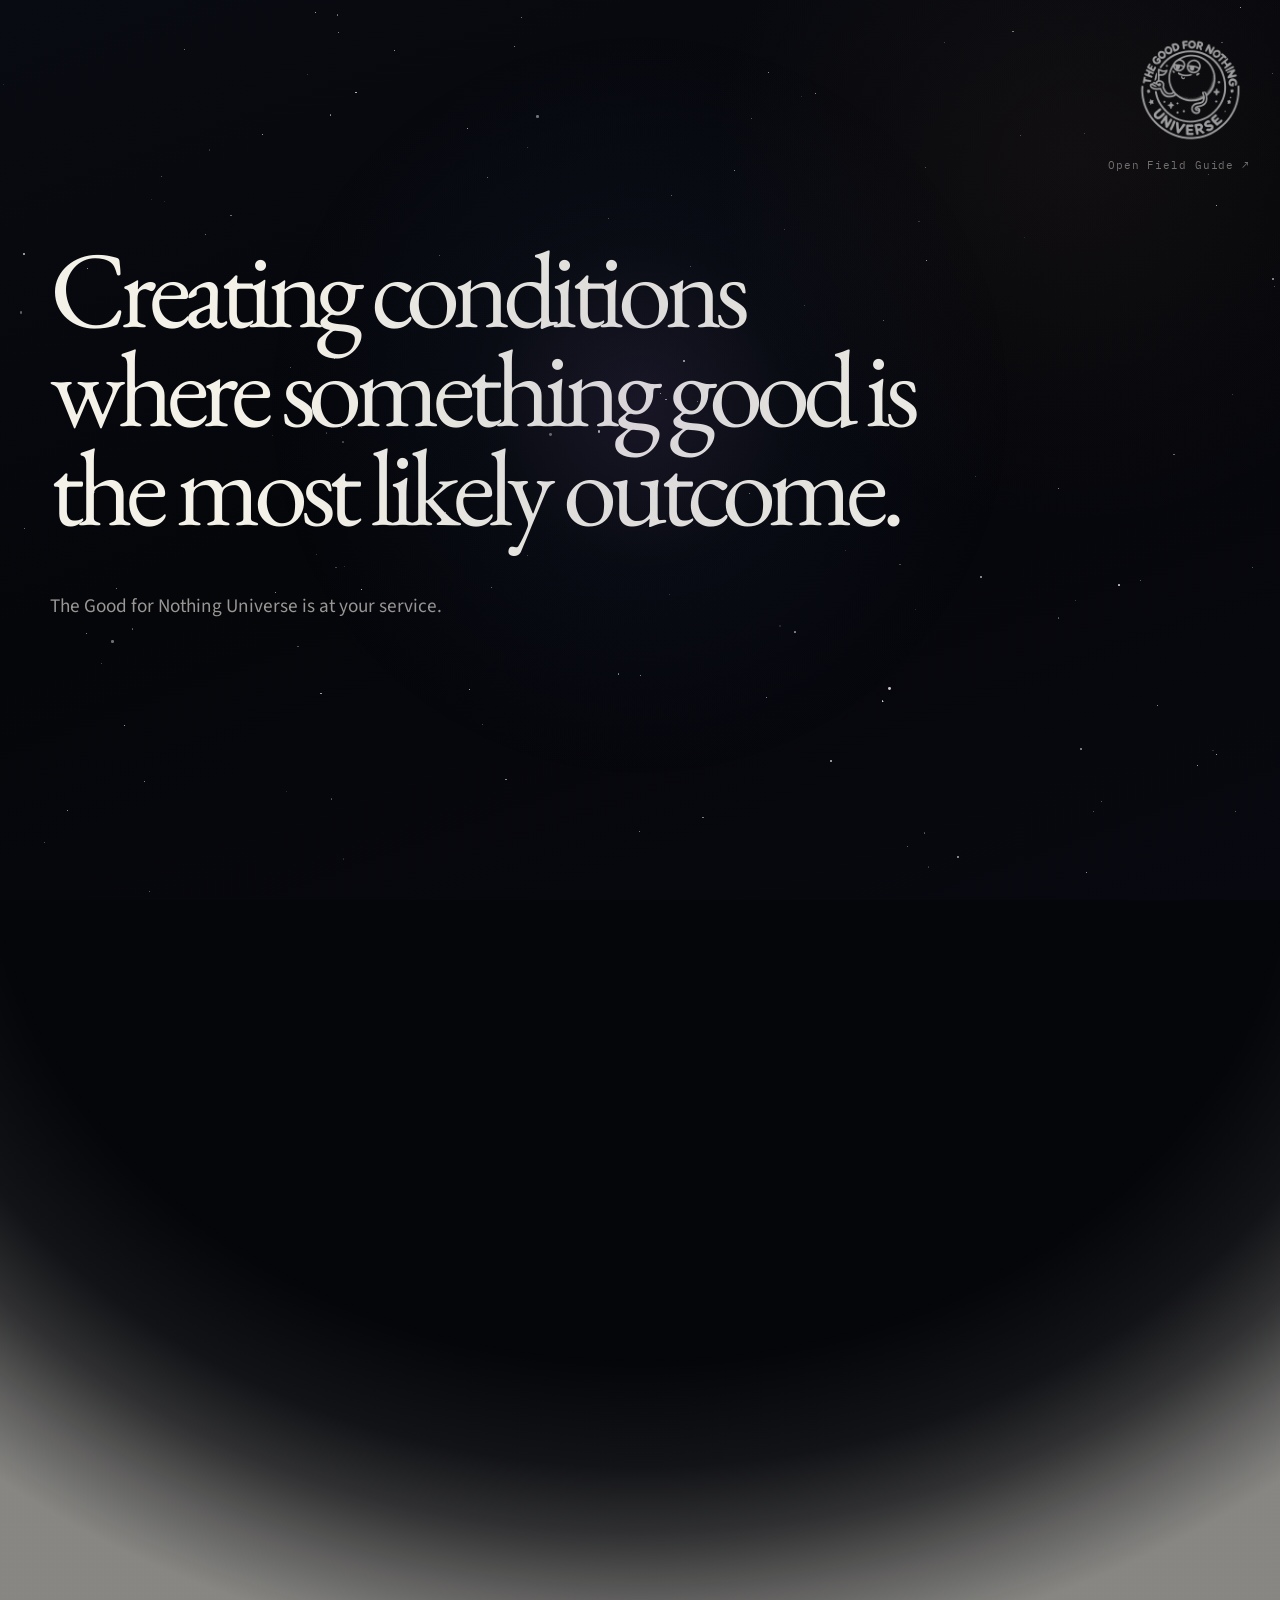
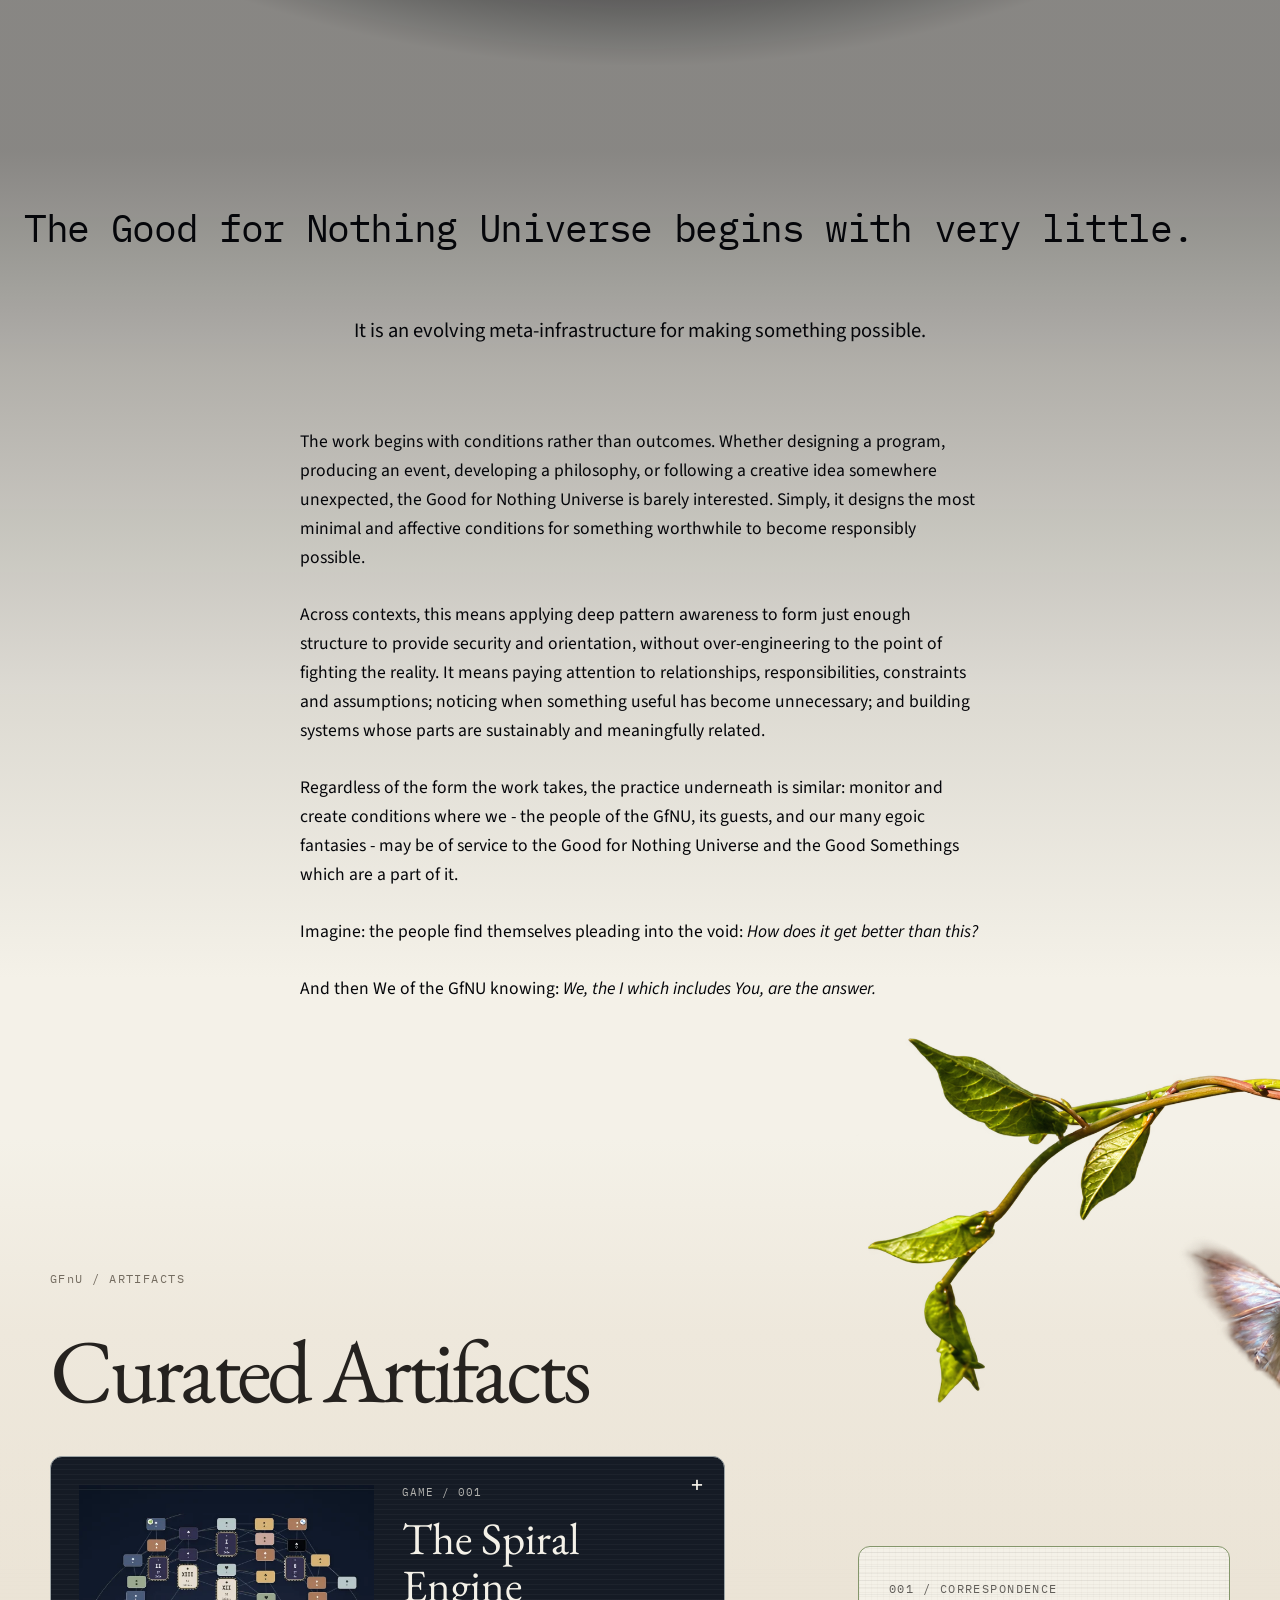
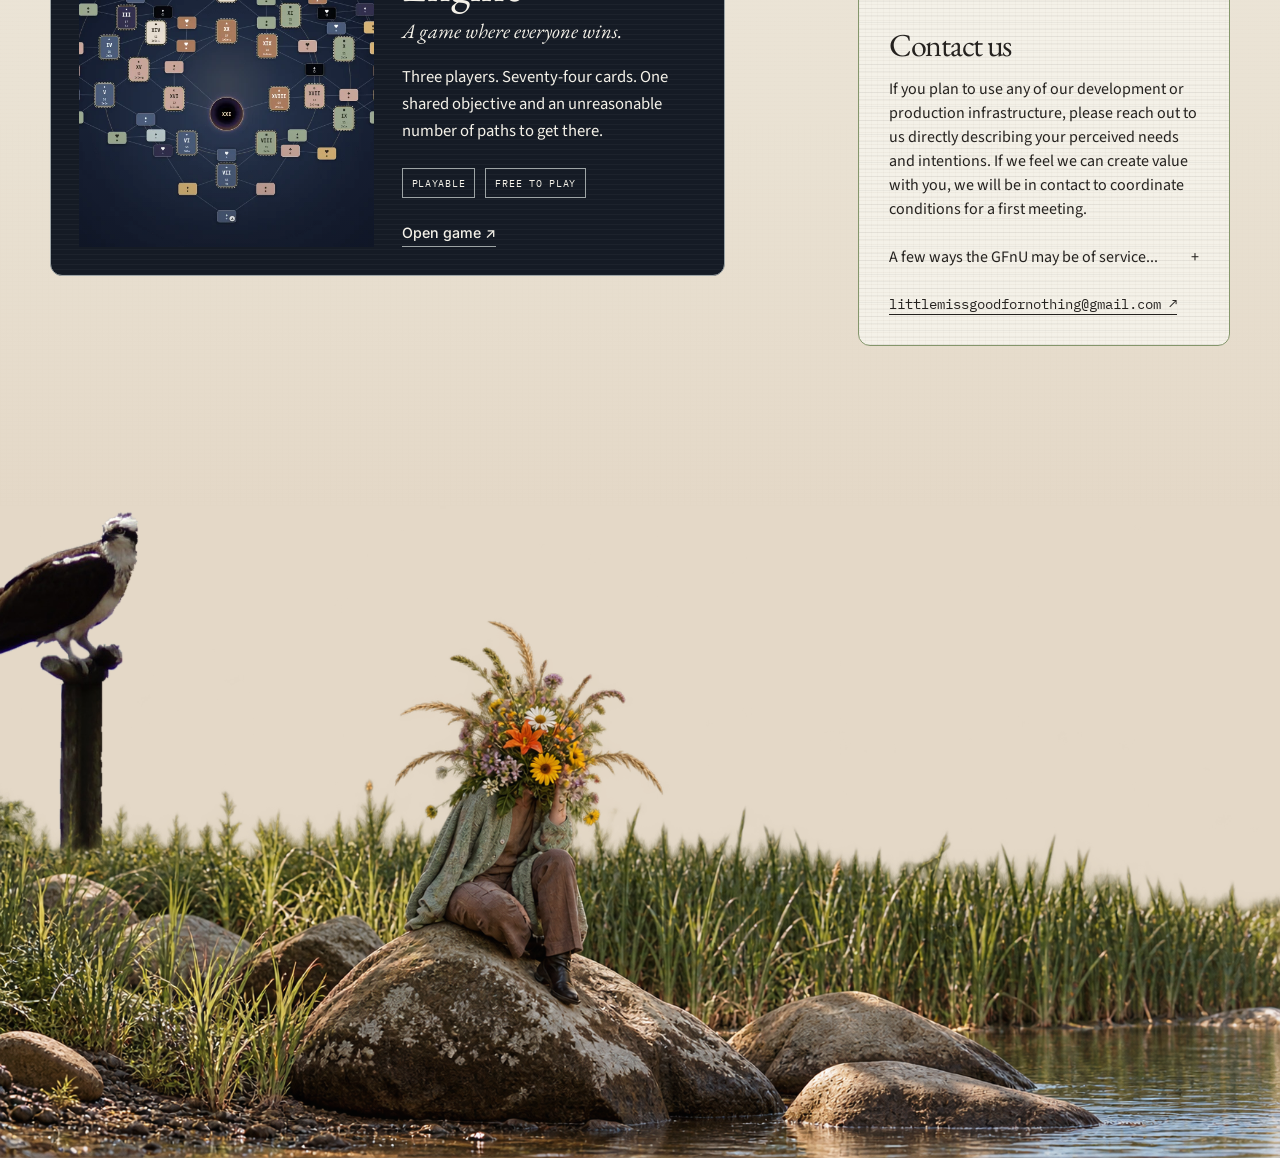
<file: index.html>
<!doctype html>
<html lang="en">
<head>
<meta charset="utf-8">
<meta name="viewport" content="width=device-width,initial-scale=1">
<meta name="theme-color" content="#05060a">
<title>Good for Nothing</title>
<link rel="preconnect" href="https://fonts.googleapis.com">
<link rel="preconnect" href="https://fonts.gstatic.com" crossorigin>
<link href="https://fonts.googleapis.com/css2?family=EB+Garamond:wght@400;500&family=IBM+Plex+Mono:wght@400;500&family=Inter:wght@400;500&family=Source+Sans+3:wght@400;500&display=swap" rel="stylesheet">
<style>
:root{
  --x:50%;
  --y:45%;
  --ink:#f4f1e8;
  --muted:rgba(244,241,232,.62);
  --open-sky: #8FB8C7;
  --weathered-teal: #4F8F8A;
  --lichen: #84966B;
  --terracotta: #B66F52;
  --pink-salt: #D0A19A;
  --font-display: "EB Garamond", serif;
  --font-body: "Source Sans 3", sans-serif;
  --font-ui: "Inter", sans-serif;
  --font-correspondence: "IBM Plex Mono", monospace;
  --radius:12px;
}
*{box-sizing:border-box}
html {
  width: 100%;
  max-width: 100%;
  overflow-x: clip;
}

body {
  margin: 0;
  width: 100%;
  max-width: 100%;
  overflow-x: clip;

  background: #05060a;
  color: var(--ink);
  font-family: var(--font-body);
}
.cosmos{
  position:fixed;
  inset:0;
  z-index:-2;
  overflow:hidden;
  background:
    radial-gradient(
      circle at 84% 18%,
      rgba(169,122,93,.07),
      transparent 28%
    ),
    linear-gradient(
      160deg,
      #090b12,
      #05060a 48%,
      #080810
    );
}
.star{
  position:absolute;
  border-radius:50%;
  background:white;
  pointer-events:none;
}
.page-glow {
  position: fixed;
  inset: 0;
  z-index: 2;
  pointer-events: none;
  mix-blend-mode: normal;
  background:
    radial-gradient(
      circle at var(--x) var(--y),
      color-mix(in srgb, var(--orb-color) 20%, transparent),
      rgba(49, 64, 109, .09) 20%,
      transparent 46%
    );
}
main{
  min-height:100svh;
  width:min(1180px,calc(100% - 48px));
  margin:auto;
  display:flex;
  flex-direction:column;
  justify-content:center;
padding: 8vh 0;
}
.earthward {
  position: relative;
  isolation: isolate;
}

.ground {
  position: relative;
  z-index: 2;
  overflow-x: clip;
}

.artifacts {
  z-index: 1;
}
.descent {
  height: 85vh;
  background:
    radial-gradient(
      ellipse 105% 145% at 50% -10%,
      transparent 0%,
      transparent 48%,
      rgba(244, 241, 232, .06) 58%,
      rgba(244, 241, 232, .18) 64%,
      rgba(244, 241, 232, .38) 70%,
      rgba(244, 241, 232, .55) 76%
    );
}
.ground {
  min-height: 100svh;
  color: #05060a;
  padding: 12vh max(24px, calc((100% - 1400px) / 2));
  background:
  linear-gradient(
  to bottom,
  rgba(244, 241, 232, .55) 0%,
  rgba(244, 241, 232, .55) 8%,
  rgba(244, 241, 232, .72) 28%,
  rgba(244, 241, 232, .9) 58%,
  var(--ink) 85%
);
}
.ground h2.intro-mono {
  font-family: var(--gfn-font-mono, "IBM Plex Mono", monospace);
  font-size: clamp(2.2rem, 3vw, 4rem);
  font-weight: 400;
  line-height: 1.2;
  letter-spacing: -0.035em;
}


.ground-intro {
  margin: 64px auto 0;
  max-width: 680px;
  color: #05060a;
  font-family: var(--font-body);
  font-size: clamp(1.15rem, 1.6vw, 1.4rem);
  line-height: 1.55;
  text-align: center;
}
.ground-body {
  max-width: 680px;
  margin: 80px auto 0;
  display: flex;
  flex-direction: column;
}
.ground-body p {
  width: 100%;
  margin: 0 0 28px;
  color: #05060a;
  font-family: var(--font-body);
  font-size: 1.1rem;
  line-height: 1.65;
}
.logo{
  width:120px;
  height:auto;
  margin-bottom:0px;
  align-self:flex-end;
  opacity: .62;
  transition:opacity 1.5s ease; 
  animation: float 12s ease-in-out infinite;
  }
.logo-button {
  position: absolute;
  top: 30px;
  right: 30px;

  display: flex;
  flex-direction: column-reverse;
  align-items: center;
  gap: 8px;

  padding: 0;
  border: 0;
  background: transparent;
  cursor: pointer;
}
.logo-button .logo {
  display: block;
}
.logo-callout {
    margin-bottom: 0;

  color: var(--muted);
  font-family: var(--font-correspondence);
  font-size: .7rem;
  font-weight: 400;
  letter-spacing: .08em;
  white-space: nowrap;

  opacity: .7;
  transition: opacity .6s ease;
}

.logo-button:hover .logo-callout,
.logo-button:focus-visible .logo-callout {
  opacity: 1;
}

@media (max-width: 600px) {
  .logo-button {
    gap: 12px;
  }

  .logo-callout {
    font-size: .6rem;
    letter-spacing: .03em;
  }
}
   .logo:hover {
    opacity: 1;
  }
@keyframes float {
  0%, 100% {
    transform: translateY(0);
  }
  50% {
    transform: translateY(-8px);
  }
}

h1{
  max-width:1080px;
  margin:-40px 0 0;
  font-family:var(--font-display);
  font-size:clamp(3.5rem,8.5vw,8.6rem);
  line-height:.91;
  letter-spacing:-.065em;
  font-weight:400;
  text-wrap:balance
}
main p{
  margin:56px 0 0 0;
  width:min(520px,100%);
  color:var(--muted);
  font-size:clamp(1rem,1.5vw,1.25rem);
  line-height:1.5
}
.artifacts {
  position: relative;
  isolation: isolate;
  overflow: hidden;

  color: #25221f;
  padding: 120px 24px 160px;

  background-color: #e9e1d2;
background-image:
  linear-gradient(
      to bottom,
      #f4f1e8 0%,
      #eee8dc 20%,
      #e9e1d2 65%,
      #e4d8c7 100%
    );
}
  .artifacts::before {
  content: "";
  position: absolute;
  inset: 0;
  z-index: -1;
  pointer-events: none;

  opacity: .18;

  background-image:
    repeating-linear-gradient(
      0deg,
      rgba(91, 68, 47, .035) 0px,
      rgba(91, 68, 47, .035) 1px,
      transparent 1px,
      transparent 4px
    ),
    repeating-linear-gradient(
      90deg,
      rgba(91, 68, 47, .025) 0px,
      rgba(91, 68, 47, .025) 1px,
      transparent 1px,
      transparent 6px
    );

  -webkit-mask-image: linear-gradient(
    to bottom,
    transparent 0%,
    transparent 12%,
    black 65%
  );

  mask-image: linear-gradient(
    to bottom,
    transparent 0%,
    transparent 12%,
    black 65%
  );
}

.artifacts-inner {
  position: relative;
  z-index: 1;

  width: min(1180px, 100%);
  margin: 0 auto;
}

.artifacts-label {
  font-family: var(--font-correspondence);
  font-size: .75rem;
  letter-spacing: .12em;
  color: #746c60;
}

.artifacts h2 {
  font-family: var(--font-display);
  font-size: clamp(3.5rem, 7vw, 7rem);
  font-weight: 400;
  line-height: 1;
  letter-spacing: -.04em;
  margin: 40px 0;
}

.artifacts-item {
  min-width: 0;
  padding: 28px;
  border: 1px solid rgba(37, 34, 31, .22);
  min-height: 260px;
  border-radius: var(--radius);
}

.artifacts-number {
  font-family: var(--font-correspondence);
  font-size: .75rem;
  color: #746c60;
}

.artifacts-item h3 {
  font-family: var(--font-display);
  font-size: 2rem;
  font-weight: 400;
  margin: 60px 0 12px;
}

.artifacts-item p {
  font-size: 1rem;
  line-height: 1.5;
}
@media(max-width:700px){
  main{width:calc(100% - 32px)}
  h1{font-size:clamp(3.1rem,15vw,5.4rem);line-height:.93}
  main p{margin:42px 0 0}}

.ground h2.intro-mono {
  font-family: var(--gfn-font-mono, "IBM Plex Mono", monospace);
}
  
/* Environmental fragment: arching vine */

.environment-test {
  position: relative;
  height: 0;
  overflow: visible;
  pointer-events: none;
}

.environment-test-image {
  display: block;
  position: absolute;

  width: min(72vw, 855px);
  max-width: none;
  height: auto;

  top: -20px;
  left: 140%;

  transform: translateX(-50%);
  pointer-events: none;
}
.living-landscape {
  position: relative;
  z-index: 2;
  isolation: isolate;

  display: flex;
  align-items: flex-end;

  width: 100%;
  min-width: 0;
  min-height: 0;

  overflow: hidden;

  background-color: #e4d8c7;
  background-image: none;
}

.living-landscape-image {
  display: block;
  position: relative;
  z-index: 2;

  width: 100%;
  max-width: 100%;
  height: auto;

  object-fit: contain;
  object-position: bottom center;
}
  .landscape-osprey {
  position: absolute;
  z-index: 2;

  bottom: 0;
  left: 7%;

  width: clamp(180px, 24vw, 370px);
  height: auto;

  pointer-events: none;
}

.landscape-osprey {
  position: absolute;
  z-index: 1;

  left: -8%;
  bottom: 20%;

  width: clamp(135px, 19vw, 290px);
  height: auto;

  pointer-events: none;
}

@media (max-width: 700px) {
  .landscape-osprey {
    left: -8%;
    bottom: 20%;
    width: 29%;
  }
}
@media (max-width: 700px) {
  .landscape-osprey {
    left: 2%;
    width: 34%;
  }
}

@media (max-width: 700px) {
  .landscape-osprey {
    left: 0;
    width: 38%;
  }
}
  
</style>
  
<link rel="stylesheet" href="components/brand.css">
<link rel="stylesheet" href="components/scrapbook.css">
<link rel="stylesheet" href="artifacts/spiral-engine/element.css">
<link rel="stylesheet" href="artifacts/contact/element.css">
<link rel="stylesheet" href="field-guide.css">
  
</head>
<body data-guide-page="landing">
  <div class="page-glow" aria-hidden="true"></div>
<div class="cosmos" aria-hidden="true"></div>
<main>
<button
  class="logo-button"
  type="button"
  aria-label="Open GFnU Field Guide"
  title="Open Field Guide"
>
  <span class="logo-callout" aria-hidden="true">
    Open Field Guide ↗
  </span>

  <img
    class="logo"
    src="assets/logo/gfnu-logo-white.png"
    alt=""
  >
</button>
<h1>Creating conditions where something good is the most likely outcome.</h1>
<p>The Good for Nothing Universe is at your service.</p>

</main>
  <div class="earthward">
  <div class="descent"></div>
  <section class="ground">
<h2 class="intro-mono">The Good for Nothing Universe begins with very little.</h2>
    <p class="ground-intro">  It is an evolving meta-infrastructure for making something possible.</p>
<div class="ground-body">
  <p>
    The work begins with conditions rather than outcomes. Whether designing a program, producing an event, developing a philosophy, or following a creative idea somewhere unexpected, the Good for Nothing Universe is barely interested. Simply, it designs the most minimal and affective conditions for something worthwhile to become responsibly possible.
  </p>
  <p>
    Across contexts, this means applying deep pattern awareness to form just enough structure to provide security and orientation, without over-engineering to the point of fighting the reality. It means paying attention to relationships, responsibilities, constraints and assumptions; noticing when something useful has become unnecessary; and building systems whose parts are sustainably and meaningfully related.
  </p>
  <p>
    Regardless of the form the work takes, the practice underneath is similar: monitor and create conditions where we - the people of the GfNU, its guests, and our many egoic fantasies - may be of service to the Good for Nothing Universe and the Good Somethings which are a part of it.   
  </p>
 <p>
  Imagine: the people find themselves pleading into the void:
  <em>How does it get better than this?</em>
</p>
  <p>
    And then We of the GfNU knowing: 
    <em>We, the I which includes You, are the answer.</em> 
  </p>
<!-- Environmental artifact -->
<div class="environment-test">
  <img
    src="assets/environment/Arching%20Vine%20and%20Hovering%20Moth-2.png"
    alt="Arching vine with a hovering moth"
    class="environment-test-image"
  >
</div>
</div>
</section>
<section class="artifacts" id="artifacts">
  <div class="artifacts-inner">

    <p class="artifacts-label">GFnU / ARTIFACTS</p>

    <h2>Curated Artifacts</h2>

    <div class="artifacts-collection scrapbook" data-scrapbook-mode="cream">

  <div
    class="scrapbook-slot"
    data-artifact="spiral-engine"
     data-surface="ink"
    data-expand-direction="right"
    style="
      --artifact-column: 1 / span 7;
      --artifact-expanded-width: 135%;
    "
  ></div>

  <div
    class="scrapbook-slot"
    data-artifact="contact"
     data-surface="lichen"
    data-expand-direction="left"
    style="
      --artifact-column: 9 / span 4;
      --artifact-offset-y: 90px;
      --artifact-expanded-width: 150%;
    "
  ></div>

</div>

  </div>
</section>

   <section class="living-landscape" aria-label="Living landscape">

  <!-- Osprey: background environmental layer -->
  <img
    src="assets/environment/osprey_original_photo_cutout_v2.png"
    alt="An osprey perched on a weathered wooden post"
    class="landscape-osprey"
    loading="lazy"
    decoding="async"
  >

  <!-- Wildflower landscape: foreground -->
  <img
    src="assets/environment/Wildflower-Headed%20Figure%20by%20the%20Water.png"
    alt="A figure with wildflowers growing from their head, seated among rocks and reeds beside the water."
    class="living-landscape-image"
    loading="lazy"
    decoding="async"
  >

</section>
</section>
</div> 
<script>
const root=document.documentElement;let tx=50,ty=45,x=50,y=45;
  const transitionColors = [
  "#8FB8C7", // open sky
  "#4F8F8A", // weathered teal
  "#84966B", // lichen
  "#B66F52", // terracotta
  "#D0A19A"  // pink salt
];
const transitionColor =
  transitionColors[Math.floor(Math.random() * transitionColors.length)];
root.style.setProperty("--transition-color", transitionColor);
    root.style.setProperty("--orb-color", "#695d9a");
addEventListener("pointermove",e=>{tx=e.clientX/innerWidth*100;ty=e.clientY/innerHeight*100},{passive:true});
  addEventListener("scroll", () => {
  const descent = document.querySelector(".descent");
  const start = descent.offsetTop;
  const end = descent.offsetTop + descent.offsetHeight;
  const progress = Math.min(
    1,
    Math.max(0, (scrollY - start) / (end - start))
  );
  root.style.setProperty("--descent-progress", progress);
  const ground = document.querySelector(".ground");
  const groundStart = ground.offsetTop;
  const groundEnd = ground.offsetTop + ground.offsetHeight * .6;
  const groundProgress = Math.min(
    1,
    Math.max(0, (scrollY - groundStart) / (groundEnd - groundStart))
  );
  const descentColor =
    `color-mix(in srgb, #695d9a ${100 - progress * 100}%, ${transitionColor})`;
  const orbColor =
    `color-mix(in srgb, ${descentColor} ${100 - groundProgress * 100}%, #B57C52)`;
  root.style.setProperty("--orb-color", orbColor);
}, {passive:true});
function breathe(){x+=(tx-x)*.025;y+=(ty-y)*.025;root.style.setProperty("--x",x+"%");root.style.setProperty("--y",y+"%");requestAnimationFrame(breathe)}
if(!matchMedia("(prefers-reduced-motion: reduce)").matches)breathe();
const cosmos=document.querySelector(".cosmos");
for(let i=0;i<140;i++){
  const star=document.createElement("span");
  star.className="star";
  const size=Math.random() < .9
    ? Math.random() * 1.2 + .3
    : Math.random() * 1.8 + 1.2;
  star.style.width=size+"px";
  star.style.height=size+"px";
  star.style.left=Math.random()*100+"%";
  star.style.top=Math.random()*100+"%";
  star.style.opacity=Math.random()*.65+.15;
  cosmos.appendChild(star);
}
</script>

<script src="components/artifact-coordinator.js"></script>
<script src="components/artifact-loader.js"></script>

<script>
document.addEventListener('artifacts:ready', () => {
  const space = document.querySelector('.artifacts-collection');
  if (!space) return;

  const coordinator = createArtifactCoordinator(space);

  space.querySelectorAll('.scrapbook-slot').forEach(slot => {
    coordinator.register(slot);
 
  });
});
  
</script>
<script src="field-guide.js"></script>

</body>
</html>
</file>
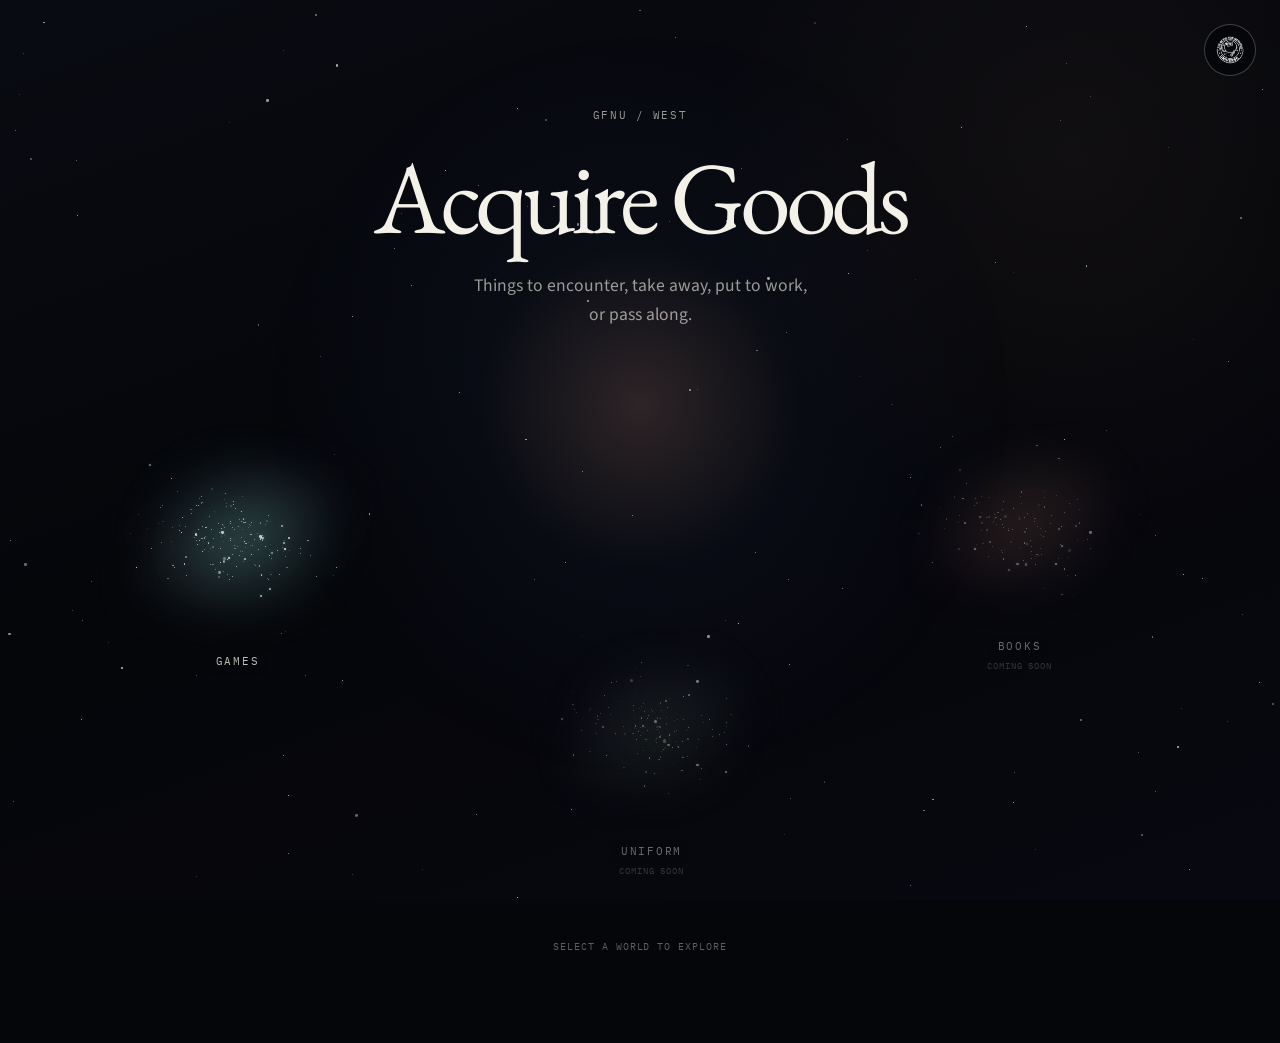
<file: goods.html>
<!doctype html>
<html lang="en">
<head>
<meta charset="utf-8"><meta name="viewport" content="width=device-width,initial-scale=1">
<meta name="theme-color" content="#05060a">
<title>Acquire Goods — Good for Nothing</title>
<link rel="preconnect" href="https://fonts.googleapis.com">
<link rel="preconnect" href="https://fonts.gstatic.com" crossorigin>
<link href="https://fonts.googleapis.com/css2?family=EB+Garamond:wght@400;500&family=IBM+Plex+Mono:wght@400;500&family=Inter:wght@400;500&family=Source+Sans+3:wght@400;500&display=swap" rel="stylesheet">
<style>
:root{--x:50%;--y:45%;--orb-color:#695d9a;--ink:#f4f1e8;--muted:rgba(244,241,232,.62);--sky:#8FB8C7;--teal:#4F8F8A;--lichen:#84966B;--terra:#B66F52;--salt:#D0A19A;--display:"EB Garamond",serif;--body:"Source Sans 3",sans-serif;--ui:"Inter",sans-serif;--mono:"IBM Plex Mono",monospace}
*{box-sizing:border-box}
html{scroll-behavior:smooth}
body{margin:0;background:#05060a;color:var(--ink);font-family:var(--body)}
button,a{ -webkit-tap-highlight-color:transparent }
button:focus-visible,a:focus-visible{outline:2px solid var(--sky);outline-offset:5px}
.cosmos{position:fixed;inset:0;z-index:-1;overflow:hidden;background:radial-gradient(circle at 84% 18%,rgba(169,122,93,.07),transparent 28%),linear-gradient(160deg,#090b12,#05060a 48%,#080810)}
.page-glow{position:fixed;inset:0;z-index:1;pointer-events:none;background:radial-gradient(circle at var(--x) var(--y),color-mix(in srgb,var(--orb-color) 20%,transparent),rgba(49,64,109,.09) 20%,transparent 46%);transition:opacity .5s ease}
body.modal-open .page-glow{opacity:0}
.background-star{position:absolute;border-radius:50%;background:#fff;pointer-events:none}
main{z-index:2;min-height:100svh;padding:12vh 24px 10vh;position:relative}
.introduction{max-width:720px;margin:0 auto;text-align:center}
.eyebrow{font:400 .7rem var(--mono);letter-spacing:.14em;color:var(--muted)}
h1{font:400 clamp(3.6rem,8vw,7rem)/1 var(--display);letter-spacing:-.05em;margin:24px 0}
.introduction p{max-width:460px;margin:0 auto;color:var(--muted);font-size:1.1rem;line-height:1.6}
.field{width:min(1150px,100%);height:clamp(410px,57vh,650px);position:relative;margin:3vh auto 0}
.galaxy{position:absolute;width:clamp(140px,21vw,260px);height:clamp(135px,19vw,230px);transform:translate(-50%,-50%);border:0;background:none;color:var(--ink);cursor:pointer;padding:0;isolation:isolate}
.galaxy{animation:galaxy-drift 16s ease-in-out infinite}
.galaxy.books{animation-duration:21s;animation-delay:-7s}
.galaxy.uniform{animation-duration:19s;animation-delay:-12s}
@keyframes galaxy-drift{0%,100%{translate:0 0}50%{translate:5px -9px}}
.galaxy .cloud{animation:galaxy-breathe 11s ease-in-out infinite}
.galaxy .cloud.secondary{animation-duration:15s;animation-delay:-6s}
@keyframes galaxy-breathe{0%,100%{filter:blur(18px) brightness(.85)}50%{filter:blur(23px) brightness(1.3)}}
.galaxy .cloud{position:absolute;inset:0;filter:blur(18px);opacity:.55;transition:opacity .7s ease,transform .7s ease;transform:scale(.88);border-radius:50%;background:radial-gradient(ellipse at 52% 49%,var(--cloud),transparent 63%);mix-blend-mode:screen}
.galaxy .cloud.secondary{filter:blur(27px);opacity:.24;transform:rotate(-28deg) scale(.9,.55);background:radial-gradient(ellipse,var(--accent),transparent 70%)}
.galaxy .stars{position:absolute;inset:0;transition:transform 1.5s ease,filter 3s ease}
.galaxy .point{position:absolute;border-radius:50%;background:var(--ink);pointer-events:none}
.galaxy .galaxy-name{position:absolute;left:50%;bottom:-13px;transform:translateX(-50%);white-space:nowrap;font:400 .71rem var(--mono);letter-spacing:.15em;color:rgba(244,241,232,.78);text-shadow:0 2px 10px #05060a;transition:color .4s ease,letter-spacing .4s ease}
.galaxy .state{position:absolute;left:50%;bottom:-32px;transform:translateX(-50%);white-space:nowrap;font:400 .57rem var(--mono);letter-spacing:.1em;color:rgba(244,241,232,.36)}
.galaxy:not(:disabled):hover .cloud,.galaxy:not(:disabled):focus-visible .cloud{opacity:.55;transform:scale(.88)}
.galaxy:not(:disabled):hover .stars,.galaxy:not(:disabled):focus-visible .stars{transform:none;filter:brightness(1.75)}
.galaxy:not(:disabled):hover .point,.galaxy:not(:disabled):focus-visible .point{opacity:1!important;box-shadow:0 0 2px rgba(244,241,232,.2)}
.galaxy:not(:disabled):hover .galaxy-name,.galaxy:not(:disabled):focus-visible .galaxy-name{color:#fff;letter-spacing:.2em}
.galaxy:disabled{cursor:default;opacity:.55}
.galaxy:disabled .cloud{opacity:.32}
.galaxy.games{left:15%;top:36%;--cloud:rgba(79,143,138,.55);--accent:rgba(143,184,199,.6)}
.galaxy.books{left:83%;top:33%;--cloud:rgba(208,161,154,.48);--accent:rgba(182,111,82,.55)}
.galaxy.uniform{left:51%;top:73%;--cloud:rgba(132,150,107,.45);--accent:rgba(143,184,199,.35)}
.field-hint{padding-top:70px;font:400 .65rem var(--mono);letter-spacing:.09em;color:rgba(244,241,232,.38);text-align:center;margin:0}
.overlay[hidden]{display:none}
.overlay{position:fixed;inset:0;z-index:20;overflow-y:auto;overscroll-behavior:contain;background:rgba(5,6,10,.83);padding:clamp(10px,3vw,34px);animation:arrive .42s ease both}
@keyframes arrive{from{opacity:0}to{opacity:1}}
.paper {
  position: relative;
  isolation: isolate;
  width: min(1080px, 100%);
  min-height: calc(100svh - 68px);
  margin: auto;
  color: var(--ink);
  background: transparent;
  padding: clamp(26px, 6vw, 76px);
  box-shadow: none;
}
.paper:before{content:"";position:absolute;inset:0;z-index:-1;opacity:.18;pointer-events:none;background-image:repeating-linear-gradient(0deg,rgba(91,68,47,.035) 0px,rgba(91,68,47,.035) 1px,transparent 1px,transparent 4px),repeating-linear-gradient(90deg,rgba(91,68,47,.025) 0px,rgba(91,68,47,.025) 1px,transparent 1px,transparent 6px)}
.paper:after{content:"";position:absolute;right:-10px;top:185px;width:100px;height:100px;border-radius:50%;background:rgba(182,111,82,.13);z-index:-1}
  .paper::before,
.paper::after {
  display: none;
}
  .paper-header {
  display: flex;
  justify-content: flex-end;
  align-items: flex-start;
  gap: 18px;
}
.paper .eyebrow{color:#746c60}
.paper h2{font:400 clamp(3.6rem,7vw,6.4rem)/1 var(--display);letter-spacing:-.04em;margin:22px 0 22px}
.close {
  width: 42px;
  height: 42px;
  margin-left: auto;
  border: 1px solid rgba(37, 34, 31, .28);
  background: transparent;
  color: #25221f;
  font-size: 26px;
  cursor: pointer;
  flex-shrink: 0;
  transition: background .25s;
}
.close:hover{background:rgba(37,34,31,.07)}
.paper-intro{max-width:620px;font-size:1.15rem;line-height:1.65;margin:0 0 62px}
.paper-rule{height:1px;background:rgba(37,34,31,.22);margin-bottom:30px}
.catalogue-label{font:.69rem var(--mono);letter-spacing:.12em;color:#746c60;margin-bottom:20px}
   .paper .eyebrow,
.catalogue-label {
  color: rgba(244, 241, 232, .62);
}

.paper-intro {
  color: var(--ink);
}

.paper-rule {
  background: rgba(244, 241, 232, .22);
}

.close {
  color: var(--ink);
  border-color: rgba(244, 241, 232, .28);
  border-radius: 12px;
}

.close:hover {
  background: rgba(244, 241, 232, .08);
}
.entry{display:grid;grid-template-columns:minmax(0,1.04fr) minmax(0,1fr);gap:clamp(20px,4vw,46px);padding:26px 0 50px;border-bottom:1px solid rgba(37,34,31,.23)}
  .entry {
  background: #eee8dc;
  color: #25221f;
  border-radius: 12px;
  padding: 28px;
  border: 1px solid rgba(37, 34, 31, .15);
}
.preview{min-height:260px;background:#080b13;position:relative;overflow:hidden;display:flex;align-items:center;justify-content:center}
.preview:after{content:"";position:absolute;inset:0;pointer-events:none;background:linear-gradient(0deg,rgba(5,6,10,.18),transparent 35%)}
.preview img{display:block;width:100%;height:100%;min-height:260px;object-fit:cover;object-position:center}
.entry-number{font:.67rem var(--mono);letter-spacing:.1em;color:#746c60}
.entry h3{font:400 clamp(2.2rem,3.5vw,3.1rem)/1.05 var(--display);margin:16px 0 8px}
.subtitle{font-style:italic;font-family:var(--display);font-size:1.28rem;margin:0 0 20px}
.entry-copy{font-size:1.04rem;line-height:1.62;max-width:390px;margin:0 0 24px}
.status{display:flex;gap:10px;flex-wrap:wrap;margin:0 0 24px}
.status span{font:.65rem var(--mono);letter-spacing:.07em;padding:7px 9px;border:1px solid rgba(37,34,31,.35)}
.launch{display:inline-block;color:#25221f;text-decoration:none;border-bottom:1px solid #25221f;padding:0 0 5px;font:500 .89rem var(--ui)}
.launch:hover{color:#4F8F8A;border-color:#4F8F8A}
.future {
  margin-top: 44px;
  color: var(--muted);
  font-size: .95rem;
  line-height: 1.5;
}
body.modal-open{overflow:hidden}
@media(max-width:700px){main{padding-top:13vh}.field{height:490px}.galaxy.games{left:23%;top:28%}.galaxy.books{left:78%;top:38%}.galaxy.uniform{left:48%;top:76%}.galaxy{width:155px;height:155px}.entry{grid-template-columns:1fr}.preview{min-height:210px}.paper-intro{margin-bottom:36px}.paper{min-height:calc(100svh - 20px)}.overlay{padding:10px}}
@media(prefers-reduced-motion:reduce){.galaxy,.galaxy .cloud{animation:none!important}.page-glow{display:none}*,*:before,*:after{animation:none!important;transition:none!important;scroll-behavior:auto!important}}
</style>
  <link rel="stylesheet" href="components/brand.css">
  <link rel="stylesheet" href="components/scrapbook.css">
  <link rel="stylesheet" href="artifacts/spiral-engine/element.css">
<link rel="stylesheet" href="field-guide.css">
</head>
<body data-guide-page="goods">
<div class="cosmos" id="cosmos" aria-hidden="true"></div><div class="page-glow" aria-hidden="true"></div>
<main>
<header class="introduction"><div class="eyebrow">GFNU / WEST</div><h1>Acquire Goods</h1><p>Things to encounter, take away, put to work,<br>or pass along.</p></header>
<div class="field" aria-label="Goods collections">
<button type="button" class="galaxy games" data-galaxy="games" aria-haspopup="dialog" aria-label="Explore Games">
<span class="cloud"></span><span class="cloud secondary"></span><span class="stars" aria-hidden="true"></span><span class="galaxy-name">GAMES</span></button>
<button type="button" class="galaxy books" disabled aria-label="Books, coming soon">
<span class="cloud"></span><span class="cloud secondary"></span><span class="stars" aria-hidden="true"></span><span class="galaxy-name">BOOKS</span><span class="state">COMING SOON</span></button>
<button type="button" class="galaxy uniform" disabled aria-label="Uniform, coming soon">
<span class="cloud"></span><span class="cloud secondary"></span><span class="stars" aria-hidden="true"></span><span class="galaxy-name">UNIFORM</span><span class="state">COMING SOON</span></button>
</div><p class="field-hint">SELECT A WORLD TO EXPLORE</p>
</main>
<div class="overlay" id="catalogue" role="dialog" aria-modal="true" aria-label="Games" tabindex="-1" hidden>
<section class="paper">


<div class="games-space scrapbook">

  <div
    class="scrapbook-slot"
    data-artifact="spiral-engine"
    data-expand-direction="right"
    style="
      --artifact-column: 2 / span 10;
      --artifact-expanded-width: 115%;
    "
  ></div>

</div> 
</section> 
</div> 
<script>
(function(){
let seed=93471;
function rnd(){seed=(seed*1664525+1013904223)>>>0;return seed/4294967296}
const root=document.documentElement;
const colors=['#8FB8C7','#4F8F8A','#84966B','#B66F52','#D0A19A'];
const orbColor=colors[Math.floor(Math.random()*colors.length)];
root.style.setProperty('--orb-color',orbColor);
if(!window.matchMedia('(prefers-reduced-motion: reduce)').matches){
let tx=50,ty=45,x=50,y=45;
window.addEventListener('pointermove',e=>{tx=e.clientX/window.innerWidth*100;ty=e.clientY/window.innerHeight*100},{passive:true});
function breathe(){x+=(tx-x)*.025;y+=(ty-y)*.025;root.style.setProperty('--x',x+'%');root.style.setProperty('--y',y+'%');requestAnimationFrame(breathe)}
requestAnimationFrame(breathe);
}
const cosmos=document.getElementById('cosmos');
for(let i=0;i<140;i++){const s=document.createElement('span');s.className='background-star';const size=Math.random()<.9?Math.random()*1.2+.3:Math.random()*1.8+1.2;s.style.cssText=`width:${size}px;height:${size}px;left:${Math.random()*100}%;top:${Math.random()*100}%;opacity:${Math.random()*.65+.15}`;cosmos.appendChild(s)}
document.querySelectorAll('.galaxy').forEach((g,gi)=>{
const container=g.querySelector('.stars');const n=gi===0?180:140;
for(let i=0;i<n;i++){const a=rnd()*Math.PI*2;const r=Math.sqrt(-2*Math.log(Math.max(.00001,1-rnd())));const x=50+Math.cos(a)*r*15;const y=50+Math.sin(a)*r*10+(x-50)*.18;if(x<2||x>98||y<3||y>97)continue;
const s=document.createElement('span');s.className='point';const size=rnd()<.94?.45+rnd()*1.15:1.8+rnd()*1.5;s.style.cssText=`left:${x}%;top:${y}%;width:${size}px;height:${size}px;opacity:${.12+rnd()*.72};box-shadow:0 0 ${rnd()*7}px rgba(244,241,232,.4)`;container.appendChild(s)}
});
const modal = document.getElementById('catalogue');
let trigger = null;

function open(g) {
  trigger = g;
  modal.hidden = false;
  document.body.classList.add('modal-open');
  modal.scrollTop = 0;
  modal.focus();
}

function shut() {
  modal.hidden = true;
  document.body.classList.remove('modal-open');
  if (trigger) trigger.focus();
}

document.querySelector('[data-galaxy="games"]')
  .addEventListener('click', e => open(e.currentTarget));

modal.addEventListener('click', e => {
  if (
    e.target.closest('.game-artifact') ||
    e.target.closest('[data-artifact-close]')
  ) {
    return;
  }

  shut();
});
document.addEventListener('keydown',e=>{if(modal.hidden)return;if(e.key==='Escape')shut();if(e.key==='Tab'){const items=[...modal.querySelectorAll('button:not([disabled]),a[href]')];const first=items[0],last=items[items.length-1];if(e.shiftKey&&document.activeElement===first){e.preventDefault();last.focus()}else if(!e.shiftKey&&document.activeElement===last){e.preventDefault();first.focus()}}});
})();
</script>
 <script src="components/artifact-coordinator.js"></script>
<script src="components/artifact-loader.js"></script>

<script>
document.addEventListener('artifacts:ready', () => {
  const space = document.querySelector('.games-space');
  if (!space) return;

  const coordinator = createArtifactCoordinator(space);

  space.querySelectorAll('.scrapbook-slot').forEach(slot => {
    coordinator.register(slot);
  });
});
</script>

<script src="field-guide.js">
  
</script>
</body></html>
</file>
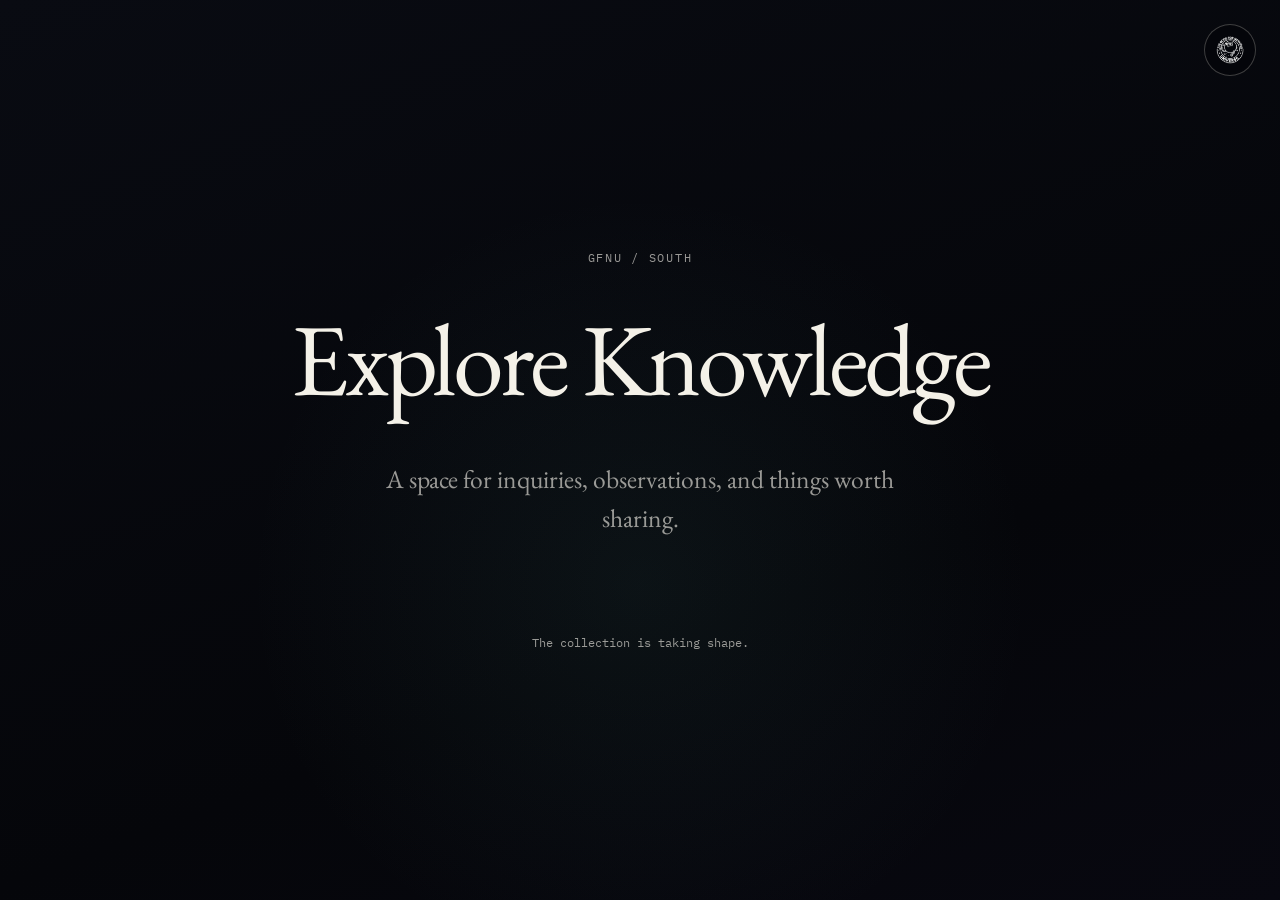
<file: knowledge.html>
<!doctype html>
<html lang="en">
<head>
  <meta charset="utf-8">
  <meta name="viewport" content="width=device-width,initial-scale=1">
  <meta name="theme-color" content="#05060a">
  <title>Explore Knowledge — Good for Nothing</title>

  <link rel="preconnect" href="https://fonts.googleapis.com">
  <link rel="preconnect" href="https://fonts.gstatic.com" crossorigin>
  <link href="https://fonts.googleapis.com/css2?family=EB+Garamond:wght@400;500&family=IBM+Plex+Mono:wght@400&family=Source+Sans+3:wght@400;500&display=swap" rel="stylesheet">

  <style>
    :root {
      --ink: #f4f1e8;
      --muted: rgba(244,241,232,.62);
      --font-display: "EB Garamond", serif;
      --font-correspondence: "IBM Plex Mono", monospace;
    }

    * { box-sizing: border-box; }

    body {
      margin: 0;
      min-height: 100svh;
      background:
        radial-gradient(
          circle at 50% 65%,
          rgba(79,143,138,.09),
          transparent 45%
        ),
        linear-gradient(160deg,#090b12,#05060a 65%,#080810);
      color: var(--ink);
    }

    main {
      min-height: 100svh;
      display: flex;
      flex-direction: column;
      align-items: center;
      justify-content: center;
      padding: 100px 24px;
      text-align: center;
    }

    .eyebrow {
      font-family: var(--font-correspondence);
      font-size: .72rem;
      letter-spacing: .15em;
      color: var(--muted);
    }

    h1 {
      margin: 32px 0 24px;
      font-family: var(--font-display);
      font-size: clamp(3.5rem,8vw,7rem);
      font-weight: 400;
      letter-spacing: -.04em;
      line-height: 1;
    }

    .intro {
      max-width: 520px;
      font-family: var(--font-display);
      font-size: clamp(1.25rem,2.5vw,1.6rem);
      line-height: 1.5;
      color: var(--muted);
    }

    .status {
      margin-top: 72px;
      font-family: var(--font-correspondence);
      font-size: .75rem;
      color: var(--muted);
    }
  </style>
<link rel="stylesheet" href="components/brand.css">
  <link rel="stylesheet" href="field-guide.css">
</head>

<body>
  <main>
    <p class="eyebrow">GFNU / SOUTH</p>
    <h1>Explore Knowledge</h1>
    <p class="intro">
      A space for inquiries, observations,
      and things worth sharing.
    </p>
    <p class="status">The collection is taking shape.</p>
  </main>

  <script src="field-guide.js"></script>
</body>
</html>
</file>
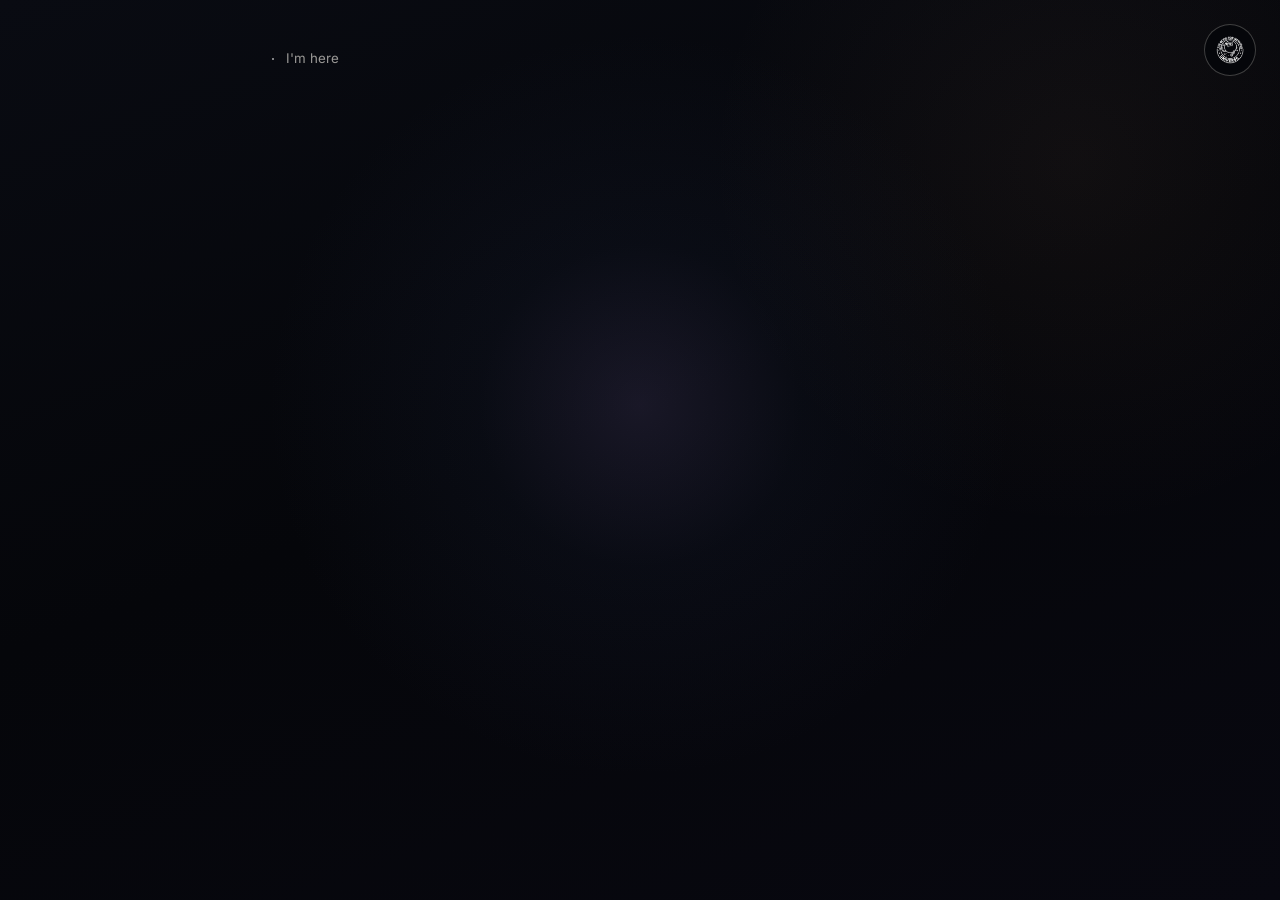
<file: participate.html>
<!doctype html>
<html lang="en">
<head>
  <meta charset="utf-8">
  <meta name="viewport" content="width=device-width,initial-scale=1">
  <title>Participate — Good for Nothing</title>
<link rel="preconnect" href="https://fonts.googleapis.com">
<link rel="preconnect" href="https://fonts.gstatic.com" crossorigin>
<link href="https://fonts.googleapis.com/css2?family=EB+Garamond:wght@400;500&family=IBM+Plex+Mono:wght@400;500&family=Inter:wght@400;500&family=Source+Sans+3:wght@400;500&display=swap" rel="stylesheet">
    <style>
:root{
  --x:50%;
  --y:45%;
  --ink:#f4f1e8;
  --muted:rgba(244,241,232,.62);
  --radius:12px;
  --font-display: "EB Garamond", serif;
  --font-body: "Source Sans 3", sans-serif;
  --font-ui: "Inter", sans-serif;
   --font-correspondence: "IBM Plex Mono", monospace;
}

* {
  box-sizing: border-box;
}
  .cosmos{
    position:fixed;
    inset:0;
    z-index:-2;
    overflow:hidden;
    background:radial-gradient(circle at var(--x) var(--y),rgba(105,93,154,.20),rgba(49,64,109,.09) 20%,transparent 46%),radial-gradient(circle at 84% 18%,rgba(169,122,93,.07),transparent 28%),linear-gradient(160deg,#090b12,#05060a 48%,#080810)}
 .star{
   position:absolute;
   border-radius:50%;
   background:white;
   pointer-events:none;
}
      .orientation-mark {
  position: fixed;
  top: 24px;
  right: 24px;
  z-index: 10;

  width: 52px;
  height: 52px;
  padding: 9px;

  border: 1px solid rgba(244, 241, 232, .24);
  border-radius: 50%;

  background: rgba(5, 6, 10, .76);
  backdrop-filter: blur(12px);

  cursor: pointer;
}

.orientation-mark img {
  display: block;
  width: 100%;
  height: 100%;
  object-fit: contain;
}
 .im-here {
   position: absolute;
   background: none;
   border: none;
   color: var(--muted);
   font-family: var(--font-ui);
   cursor: pointer;
   transition: color 1.5s ease;
   transform: translate(8px, -50%);
}
.im-here:hover {
  color: var(--ink);
}
      .letter h2 {
  font-family: var(--font-display);
  font-size: clamp(2.8rem, 5vw, 4rem);
  font-weight: 400;
  line-height: 1;
  letter-spacing: -.04em;
  margin: 0 0 36px;
}
 .letter {
   width: min(560px, calc(100% - 48px));
   margin: 0;
   padding: 40px;
   background: var(--ink);
   color: #05060a;
   border-radius: var(--radius);
   line-height: 1.5;
   opacity: 0;
   visibility: hidden;
   transition: opacity 1.5s ease;
   font-family:var(--font-correspondence);
}
.letter.open {
   opacity: 1;
   visibility: visible;
}
.out-of-reach {
  position: fixed;
  top: 50%;
  transform: translateY(-50%);
  width: 100%;
  margin: 0;
  text-align: center;
  color: var(--muted);
  opacity: 0;
  transition: opacity 3s ease;
}
 body {
  margin: 0;
  background: #05060a;
  color: var(--ink);
  font-family: var(--font-body);
}
      .participation-space {
  display: none;

  width: min(1200px, calc(100% - 48px));
  margin: 100px auto;

  position: relative;
}
      /* Arrange our fragments when the space opens */
.participation-space.open {
  display: grid;
  grid-template-columns: repeat(12, minmax(0, 1fr));
  gap: 32px;
  align-items: start;
}

/* The welcome letter occupies the left side */
.participation-space .letter {
  grid-column: 1 / span 6;
  width: 100%;
}

/* Contact us occupies a smaller area on the right */
.contact-block {
  grid-column: 8 / span 4;
  margin-top: 90px;

  padding: 30px;
  color: #25221f;
  border-radius: var(--radius);
}

/* Small archival label */
.block-label {
  font-family: var(--font-correspondence);
  font-size: .75rem;
  letter-spacing: .12em;
  color: #746c60;
}

.contact-block h2 {
  margin: 30px 0 12px;
  font-family: var(--font-display);
  font-size: 2rem;
  font-weight: 400;
}

.contact-block p {
  line-height: 1.5;
}

.block-toggle {
  margin-top: 16px;
  padding: 0;
  border: none;
  background: transparent;
  color: #25221f;
  font-family: var(--font-correspondence);
  cursor: pointer;
}

/* An expanded block gets more room */
      .service {
  border-top: 1px solid rgba(37, 34, 31, .2);
  padding: 15px 0;
}

.service summary {
  cursor: pointer;
  font-family: var(--font-body);
  font-size: 1.05rem;
  font-weight: 500;
  color: #25221f;
}

.service summary:hover {
  color: #4f8f8a;
}

.service p {
  margin: 16px 0 4px;
  line-height: 1.6;
}

.contact-invitation {
  margin-top: 30px;
  padding-top: 20px;
  border-top: 1px solid rgba(37, 34, 31, .2);
}

.contact-email {
  display: inline-block;
  max-width: 100%;
  overflow-wrap: anywhere;
  color: #345e59;
  font-family: var(--font-correspondence);
  font-size: .85rem;
  text-decoration-thickness: 1px;
  text-underline-offset: 5px;
}

/* On narrow screens, stack the fragments */
@media (max-width: 700px) {
  .participation-space.open {
    grid-template-columns: 1fr;
    gap: 28px;
  }

  .participation-space .letter,
  .contact-block,
  .contact-block.expanded {
    grid-column: 1;
    width: 100%;
  }

  .contact-block {
    margin-top: 0;
  }
}
      .contact-block {
  position: relative;
  isolation: isolate;
  background: #eee8dc;
  border: 1px solid rgba(37, 34, 31, .22);
}

.contact-block::before {
  content: "";
  position: absolute;
  inset: 0;
  z-index: -1;
  pointer-events: none;

  background-image:
    repeating-linear-gradient(
      0deg,
      rgba(91, 68, 47, .035) 0px,
      rgba(91, 68, 47, .035) 1px,
      transparent 1px,
      transparent 4px
    ),
    repeating-linear-gradient(
      90deg,
      rgba(91, 68, 47, .025) 0px,
      rgba(91, 68, 47, .025) 1px,
      transparent 1px,
      transparent 6px
    );
}
      .contact-block {
  cursor: pointer;
  transition: width .5s ease, transform .5s ease;
}

.contact-block.expanded {
  width: calc(150% + 32px);
  z-index: 5;
  cursor: default;
}

.contact-close {
  position: absolute;
  top: 18px;
  right: 20px;
  border: none;
  background: transparent;
  color: #25221f;
  font-family: var(--font-ui);
  font-size: 1.6rem;
  cursor: pointer;
}

.contact-close[hidden] {
  display: none;
}

@media (max-width: 700px) {
  .contact-block.expanded {
    grid-column: 1;
    width: 100%;
  }
}
      .welcome-form {
  display: flex;
  flex-direction: column;
  gap: 12px;
  margin: 30px 0;
}

.welcome-form label {
  font-size: .78rem;
  margin-top: 8px;
}

.welcome-form input {
  width: 100%;
  padding: 13px;
  border: 1px solid rgba(37, 34, 31, .3);
  border-radius: 4px;
  background: #eee8dc;
  color: #25221f;
  font: inherit;
}

.welcome-form input:disabled {
  opacity: .7;
}

.welcome-form button {
  margin-top: 12px;
  padding: 14px;
  border: 1px solid #25221f;
  background: #25221f;
  color: #f4f1e8;
  font-family: var(--font-ui);
  cursor: not-allowed;
  opacity: .55;
}

.welcome-form-status {
  font-size: .75rem;
  color: #746c60;
}
      .participation-space .letter {
  position: relative;
  cursor: pointer;
  transition: opacity 1.5s ease, width .5s ease;
}

.participation-space .letter.expanded {
  width: 135%;
  z-index: 6;
  cursor: default;
}

.letter-close {
  position: absolute;
  top: 18px;
  right: 20px;
  border: none;
  background: transparent;
  color: #25221f;
  font-family: var(--font-ui);
  font-size: 1.6rem;
  cursor: pointer;
}

.letter-close[hidden] {
  display: none;
}

@media (max-width: 700px) {
  .participation-space .letter.expanded {
    grid-column: 1;
    width: 100%;
  }
}
      @media (max-width: 700px) {
  .contact-block.expanded,
  .participation-space .letter.expanded {
    width: 100%;
  }
}
          /* Migration: scrapbook slots control arrangement */
.participation-space:not(.open) {
  display: none;
}
.participation-space.open > .scrapbook-slot {
  grid-column: var(--artifact-column, auto);
  margin-top: var(--artifact-offset-y, 0px);
  min-width: 0;
}

.participation-space .scrapbook-slot > .letter,
.participation-space .scrapbook-slot > .contact-block {
  grid-column: auto;
  margin-top: 0;
  width: 100%;
}

/* Expansion is controlled by the shared coordinator */

.participation-space .scrapbook-slot.is-expanded {
  z-index: 10;
}

.participation-space .scrapbook-slot.is-expanded > .letter,
.participation-space .scrapbook-slot.is-expanded > .contact-block {
  width: var(--artifact-expanded-width, 135%);
}

.participation-space
.scrapbook-slot[data-expand-direction="left"].is-expanded
> .contact-block {
  transform: translateX(
    calc(100% - var(--artifact-expanded-width, 135%))
  );
}

/* Mobile layout */

@media (max-width: 700px) {
  .participation-space.open > .scrapbook-slot {
    grid-column: 1;
    margin-top: 0;
  }

  .participation-space .scrapbook-slot.is-expanded > .letter,
  .participation-space .scrapbook-slot.is-expanded > .contact-block {
    width: 100%;
    transform: none;
  }
}
  </style>
  <link rel="stylesheet" href="components/brand.css">
  <link rel="stylesheet" href="components/scrapbook.css">
<link rel="stylesheet" href="artifacts/welcome-letter/element.css">
<link rel="stylesheet" href="artifacts/contact/element.css">
  <link rel="stylesheet" href="field-guide.css">
</head>
<body>
  <button
    class="orientation-mark"
    type="button"
    aria-label="Open GFnU Field Guide"
    title="Open Field Guide"
  >
    <img
      src="assets/logo/gfnu-logo-white.png"
      alt=""
    >
  </button>

  <div class="cosmos" aria-hidden="true"></div>
<button class="im-here">
  I'm here
</button>
<section class="participation-space scrapbook">

  <div
    class="scrapbook-slot"
    data-artifact="welcome-letter"
    data-expand-direction="right"
    style="
      --artifact-column: 1 / span 6;
      --artifact-expanded-width: 135%;
    "
  ></div>

  <div
    class="scrapbook-slot"
    data-artifact="contact"
    data-expand-direction="left"
    style="
      --artifact-column: 8 / span 4;
      --artifact-offset-y: 90px;
      --artifact-expanded-width: calc(150% + 32px);
    "
  ></div>
</section>
  <p class="out-of-reach">
  If you are out of reach, please reload.
</p>
  <script src="components/artifact-coordinator.js"></script>
<script src="components/artifact-loader.js"></script>
  <script>
 const cosmos = document.querySelector(".cosmos");
 const imHere = document.querySelector(".im-here");
const participationSpace =
  document.querySelector(".participation-space");

imHere.addEventListener("click", () => {
  participationSpace.classList.add("open");

  const letter = participationSpace.querySelector(".letter");
  if (letter) letter.classList.add("open");

  document.querySelector(".out-of-reach").style.display = "none";
});
 const star = document.createElement("span");
 star.className = "star";
      const size = Math.random() * 3 + 2;
  star.style.width=size+"px";
  star.style.height=size+"px";
 const starX = Math.random() * 100;
 const starY = Math.random() * 100;
  star.style.left = starX + "%";
  star.style.top = starY + "%";
    imHere.style.left = starX + "%";
    imHere.style.top = starY + "%";
  star.style.opacity=Math.random()*.65+.15;
  cosmos.appendChild(star);
 const outOfReach = document.querySelector(".out-of-reach");
    if (starX < 10 || starX > 90 || starY < 10 || starY > 90) {
  setTimeout(() => {
    outOfReach.style.opacity = 1;
  }, 7000);
}
const root = document.documentElement;
let tx = 50;
let ty = 45;
let x = 50;
let y = 45;
addEventListener("pointermove", e => {
  tx = e.clientX / innerWidth * 100;
  ty = e.clientY / innerHeight * 100;
});
function breathe() {
  x += (tx - x) * .025;
  y += (ty - y) * .025;
  root.style.setProperty("--x", x + "%");
  root.style.setProperty("--y", y + "%");
  requestAnimationFrame(breathe);
}
breathe();
  document.addEventListener("artifacts:ready", (event) => {
  const space = document.querySelector(".participation-space");
  const coordinator = createArtifactCoordinator(space);

  space.querySelectorAll(".scrapbook-slot").forEach((slot) => {
    if (slot.firstElementChild) {
      coordinator.register(slot);
    }
  });

  // If the visitor entered before loading finished,
  // reveal the Welcome Letter when it arrives.
  if (space.classList.contains("open")) {
    const letter = space.querySelector(".letter");
    if (letter) letter.classList.add("open");
  }

  if (event.detail.loaded !== event.detail.total) {
    console.warn("Some artifacts could not be loaded.");
  }
});
  </script>
  <script src="field-guide.js"></script>
</body>
</html>
</file>
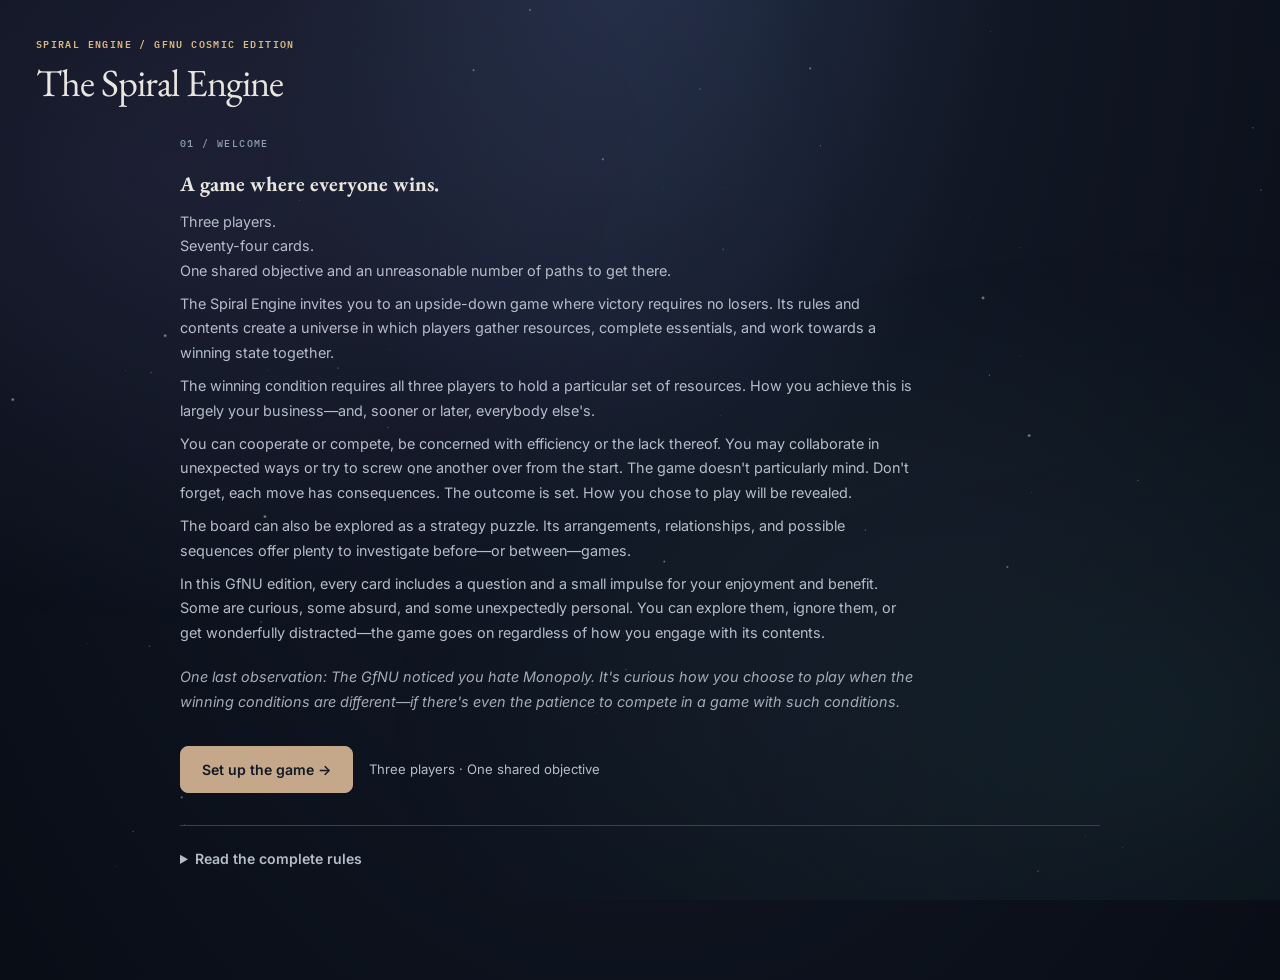
<file: spiral-engine-GfNU.html>
<!DOCTYPE html>
<html lang="en">
<head>
<meta charset="UTF-8">
<meta name="viewport" content="width=device-width, initial-scale=1.0">
<title>The Spiral Engine — GFnU Cosmic Edition</title>
<link rel="preconnect" href="https://fonts.googleapis.com">
<link rel="preconnect" href="https://fonts.gstatic.com" crossorigin>
<link href="https://fonts.googleapis.com/css2?family=EB+Garamond:wght@400;500;600&family=IBM+Plex+Mono:wght@400;500;600&family=Inter:wght@400;500;600;700&display=swap" rel="stylesheet">
<style>
  :root{
    --c-infrared:#7a0d2b; --c-magenta:#c2338a; --c-red:#d1402f; --c-amber:#e39420;
    --c-orange:#e8692e; --c-green:#5a9c3e; --c-teal:#1f9e83; --c-turquoise:#2bb6c4; --c-purple:#7a5bc7;
    --ink:#22201c; --ink-soft:#5c574e; --ink-faint:#8f897d;
    --paper:#f4f1ea; --panel:#fbfaf6; --line:#e0dccf; --line-strong:#cbc5b4; --accent:#3c6e63;
    --sans:"Inter",-apple-system,BlinkMacSystemFont,"Segoe UI",sans-serif;
    --serif:"EB Garamond",Georgia,serif;
    --mono:"IBM Plex Mono",monospace;
  }
  *{box-sizing:border-box;margin:0;padding:0}
  body{background:var(--paper);color:var(--ink);font-family:var(--sans);line-height:1.5;padding:1.5rem;-webkit-font-smoothing:antialiased}
  .wrap{max-width:1440px;margin:0 auto}
  .eyebrow{font-family:var(--mono);font-size:11px;letter-spacing:.18em;text-transform:uppercase;color:var(--accent);font-weight:600;margin-bottom:.3rem}
  h1{font-family:var(--serif);font-size:1.6rem;font-weight:400;letter-spacing:-.01em}
  .sub{color:var(--ink-soft);font-size:.92rem;margin-top:.25rem;max-width:660px}

  /* ---- calibration gate ---- */
  #calibration{max-width:620px;margin:2.5rem auto;text-align:center}
  #calibration .q{font-family:var(--serif);font-size:1.55rem;line-height:1.35;margin-bottom:.5rem}
  #calibration .qsub{color:var(--ink-soft);font-size:.95rem;margin-bottom:2rem;max-width:480px;margin-left:auto;margin-right:auto}
  .densities{display:grid;grid-template-columns:repeat(3,1fr);gap:.9rem;margin-bottom:1.5rem}
  @media(max-width:640px){.densities{grid-template-columns:1fr}}
  .density{
    border:1px solid var(--line-strong);border-radius:14px;padding:1.1rem 1rem;cursor:pointer;
    background:var(--panel);transition:all .18s;text-align:left;
  }
  .density:hover{border-color:var(--accent);transform:translateY(-2px)}
  .density h3{font-family:var(--serif);font-weight:400;font-size:1.1rem;margin-bottom:.3rem}
  .density p{font-size:.84rem;color:var(--ink-soft);line-height:1.5}
  .density .feel{font-size:.78rem;color:var(--accent);margin-top:.5rem;font-style:italic}
  .calnote{font-family:var(--mono);font-size:.82rem;color:var(--ink-faint);line-height:1.5}

  .introduction{max-width:760px;color:var(--ink-soft);font-size:.9rem;margin:.6rem 0 1.5rem}
  .introduction p{margin:.35rem 0}
  .introduction .intro-lead{color:var(--ink);font-size:1rem;margin-bottom:.6rem}
  .log-heading{display:flex;align-items:center;justify-content:space-between;gap:8px}
  .log-heading h2{margin-bottom:0}
  .turn-counter{font-family:var(--mono);font-size:.76rem;color:var(--ink-soft);white-space:nowrap}
  /* ---- game ---- */
  #game{display:none}
  .layout{display:grid;grid-template-columns:minmax(0,1fr) 310px;gap:1.5rem;align-items:start}
  @media(max-width:940px){.layout{grid-template-columns:1fr}}

  .board-wrap{background:var(--panel);border:1px solid var(--line);border-radius:16px;padding:1rem;overflow:auto}
  .phase-banner{display:flex;align-items:center;gap:.5rem;margin-bottom:.7rem;font-size:.85rem;color:var(--ink-soft)}
  .phase-pill{font-family:var(--mono);padding:.2rem .7rem;border-radius:999px;font-size:.75rem;font-weight:600;letter-spacing:.04em;text-transform:uppercase}
  .phase-pill.inhale{background:rgba(90,156,62,.15);color:#3b6d11}
  .phase-pill.exhale{background:rgba(216,90,48,.15);color:#712b13}

  #board{display:grid;gap:8px;margin:0 auto;width:max-content;grid-auto-flow:row}
  .cell{width:68px;height:42px;border-radius:6px;position:relative;display:flex;align-items:center;justify-content:center;
    border:1px solid rgba(0,0,0,.12);transition:transform .12s,box-shadow .12s;font-size:10px;user-select:none;overflow:hidden}
  .cell.empty{background:transparent;border:none;pointer-events:none}
  .cell.perspective .glyph{font-size:15px;line-height:1}
  .cell.essential{height:88px;box-sizing:border-box;border-width:2px;border-color:rgba(0,0,0,.35);border-radius:10px}
  .cell.essential .enum{font-family:var(--mono);font-size:17px;font-weight:600}
  .cell .catmark{font-family:var(--mono);font-size:12px;font-weight:600;line-height:1}
  .cell.perspective{flex-direction:column;gap:1px}
  .cell.perspective .catmark{font-size:10px}
  .cell.essential{flex-direction:column;gap:3px;padding:4px 2px}
  .cell.essential .catid{font-family:var(--mono);font-size:9px}
  .cell.essential .req{font-family:var(--mono);font-size:9px;opacity:.9;line-height:1.15;text-align:center}
  .cell.center{position:relative;overflow:hidden}
  .cell.center .spiral{position:absolute;inset:0;background:conic-gradient(from 0deg,#d1402f,#e39420,#5a9c3e,#2bb6c4,#7a5bc7,#c2338a,#d1402f)}
  .cell.center .eye{position:absolute;inset:9px;border-radius:50%;background:radial-gradient(circle,#fff,rgba(255,255,255,0) 72%)}
  .cell.center .enum{position:relative;z-index:2;color:#fff;text-shadow:0 1px 2px rgba(0,0,0,.4)}
  .cell.reachable{outline:2px solid var(--accent);outline-offset:1px;cursor:pointer}
  .cell.reachable:hover{transform:translateY(-2px);box-shadow:0 4px 10px rgba(0,0,0,.15)}
  .cell.here{box-shadow:0 0 0 3px var(--ink) inset}
  .cell.destination-open{outline:2px dashed var(--accent);outline-offset:1px}
  .reserved-flag{position:absolute;top:2px;left:2px;width:9px;height:9px;border-radius:2px;border:1px solid #fff;box-shadow:0 1px 2px rgba(0,0,0,.4)}
  .pawn{position:absolute;width:22px;height:22px;border-radius:50%;border:1.5px solid #111;background:#fff;color:#000;display:flex;align-items:center;justify-content:center;font:700 12px/1 Inter,sans-serif;box-shadow:0 1px 3px rgba(0,0,0,.4);z-index:3}

  .panel{background:var(--panel);border:1px solid var(--line);border-radius:14px;padding:1rem 1.1rem;margin-bottom:1rem}
  .panel h2{font-family:var(--serif);font-size:1.05rem;font-weight:400;margin-bottom:.6rem;display:flex;justify-content:space-between;align-items:baseline}
  .panel h2 .recal{font-size:.72rem;color:var(--accent);cursor:pointer;font-family:var(--sans);letter-spacing:.02em}
  .players{display:flex;flex-direction:column;gap:.5rem}
  .player{border:1px solid var(--line);border-radius:10px;padding:.55rem .7rem;display:flex;align-items:center;gap:.6rem;transition:all .15s}
  .player.active{border-color:var(--accent);background:rgba(60,110,99,.06)}
  .player.centered{border-color:#d85a30}
  .player .dot{width:22px;height:22px;border-radius:50%;border:1.5px solid #111;background:#fff;color:#000;display:inline-flex;align-items:center;justify-content:center;font:700 12px/1 Inter,sans-serif;box-shadow:0 1px 2px rgba(0,0,0,.2);flex-shrink:0}
  .player .pmeta{flex:1;min-width:0}
  .player .pname{font-weight:600;font-size:.9rem;display:flex;align-items:center;gap:.35rem}
  .player .tag{font-size:.65rem;padding:.05rem .4rem;border-radius:999px;background:rgba(216,90,48,.15);color:#712b13;font-weight:600}
  .player .pstat{font-size:.78rem;color:var(--ink-faint)}
  .player .ptokens{margin-top:5px}
  .tokrow{display:flex;align-items:center;gap:3px}
  .tok{width:13px;height:13px;border-radius:3px;border:1px solid rgba(0,0,0,.15)}
  .tok.empty-slot{background:transparent;border:1px dashed var(--line-strong)}
  .tok.dormant{background:transparent;border:2px dashed;animation:pulse 1.6s ease-in-out infinite}
  .tok.gift{border-radius:50%}
  .tokgap{width:7px;display:inline-block}
  @keyframes pulse{0%,100%{opacity:.5}50%{opacity:1}}
  .handrow{display:flex;flex-wrap:wrap;gap:2px;margin-top:4px}
  .hcard{min-width:16px;height:20px;border-radius:3px;border:1px solid rgba(0,0,0,.18);display:inline-flex;align-items:center;justify-content:center;font-size:11px;padding:0 2px}
  .hcard sub{font-size:8px;margin-left:1px}
  .pspiral.done{animation:draw 1.1s ease both}
  @keyframes draw{from{opacity:0;transform:rotate(-40deg) scale(.7)}to{opacity:1;transform:none}}
  .player.won{border-color:var(--accent);background:rgba(60,110,99,.08)}

  .controls{display:flex;flex-direction:column;gap:.55rem}
  .die{width:100%;padding:.7rem;border-radius:10px;border:1px solid var(--line-strong);background:var(--panel);
    font-family:var(--sans);font-size:.95rem;font-weight:600;cursor:pointer;transition:all .15s;color:var(--ink)}
  .die:hover:not(:disabled){border-color:var(--accent);color:var(--accent)}
  .die:disabled{opacity:.5;cursor:not-allowed}
  .die .num{font-family:var(--serif);font-size:1.3rem;margin-left:.4rem}
  .hint{font-size:.82rem;color:var(--ink-soft);line-height:1.5}
  .hint b{color:var(--ink)}

  .action{border:1px solid var(--line);border-radius:12px;padding:.9rem 1rem;margin-top:.6rem;background:var(--panel);display:none}
  .action.show{display:block;animation:rise .3s ease both}
  @keyframes rise{from{opacity:0;transform:translateY(6px)}to{opacity:1;transform:none}}
  .action.win{border:2px solid var(--accent);background:rgba(60,110,99,.08);text-align:center}
  .rcolor{display:inline-block;width:14px;height:14px;border-radius:4px;vertical-align:-2px;margin-right:6px;border:1px solid rgba(0,0,0,.15)}
  .rq{font-family:var(--serif);font-size:1rem;margin:.5rem 0;color:var(--ink)}
  .rmeta{font-family:var(--mono);font-size:.76rem;color:var(--ink-faint);text-transform:uppercase;letter-spacing:.06em}
  .btn{margin-top:.6rem;padding:.5rem 1rem;border-radius:9px;border:1px solid var(--accent);background:var(--accent);color:#fff;font-weight:600;font-size:.88rem;cursor:pointer;font-family:var(--sans)}
  .btn.ghost{background:transparent;color:var(--ink-soft);border-color:var(--line-strong)}
  .btn:disabled{opacity:.5;cursor:not-allowed}
  select.giftsel{width:100%;margin-top:.5rem;padding:.45rem;border-radius:8px;border:1px solid var(--line-strong);font-family:var(--sans);font-size:.85rem}

  .log{font-size:.8rem;color:var(--ink-faint);margin-top:.4rem;max-height:120px;overflow:auto;line-height:1.6}
  .log div{padding:1px 0}
  .note{font-size:.78rem;color:var(--ink-faint);margin-top:.75rem;line-height:1.5;border-top:1px solid var(--line);padding-top:.6rem}
  .legend{display:flex;flex-wrap:wrap;gap:.5rem;font-size:.74rem;color:var(--ink-soft);margin-top:.6rem}
  .legend span{display:flex;align-items:center;gap:4px}
  .legend .lg{font-size:14px}

/* Edition theme: presentation only; gameplay is shared. */

  :root{
    --ink:#292725;--ink-soft:#60584f;--ink-faint:#81786e;
    --paper:#f4f1ea;--panel:#fbfaf6;--line:#e0dccf;--line-strong:#cbc5b4;--accent:#6e5e53;
  }
  .cell.center .spiral{background:var(--ink)}
  .cell.center .eye{background:radial-gradient(circle,#fbfaf6,rgba(251,250,246,0) 72%)}
  .phase-pill.inhale{background:rgba(141,119,101,.15);color:#605044}
  .phase-pill.exhale{background:rgba(78,70,64,.15);color:#4e4640}
  .player.centered{border-color:#8d7765}
  .player .tag{background:rgba(141,119,101,.15);color:#605044}

  .game-rules{background:var(--panel);border:1px solid var(--line);border-radius:14px;padding:1rem 1.2rem;margin-bottom:1rem;max-width:1080px}
  .game-rules h2{margin:0 0 .55rem;font-family:var(--serif)}
  .game-rules p{font-size:.85rem;line-height:1.55;margin:.45rem 0;color:var(--ink-soft)}
  .spectrum-key{display:flex;flex-wrap:wrap;gap:5px 9px;align-items:center;width:100%;margin-top:5px}
  .spectrum-entry{display:inline-flex;align-items:center;gap:4px;font-family:var(--mono);font-size:10px}
  .spectrum-chip{display:inline-flex;align-items:center;justify-content:center;width:22px;height:22px;border-radius:5px;font-size:12px;font-weight:600;border:1px solid rgba(0,0,0,.15)}

/* Website-aligned visual refinement — CSS only; rules and game logic unchanged. */
:root{
  --paper:#f4f1ea;
  --panel:#f8f5ee;
  --line:#ddd7ca;
  --line-strong:#c8c0b2;
  --ink:#292725;
  --ink-soft:#60584f;
  --ink-faint:#81786e;
  --accent:#6e5e53;
  --radius-card:12px;
  --radius-control:8px;
}
html{background:var(--paper)}
body{background:var(--paper);line-height:1.58;padding:clamp(1rem,2.8vw,2.5rem);font-size:14px}
.wrap{max-width:1380px}
.eyebrow{font-size:10px;letter-spacing:.14em;margin-bottom:.6rem}
h1{font-size:clamp(2rem,3vw,2.7rem);line-height:1.12;letter-spacing:-.025em}
.sub,.introduction{line-height:1.7}
.introduction{margin:1rem 0 2rem;max-width:720px}
.introduction p{margin:.55rem 0}
.introduction .intro-lead{font-family:var(--serif);font-size:1.3rem;line-height:1.35;margin-bottom:.75rem}
#calibration{margin:2rem auto 3rem}
#calibration .q{font-size:1.7rem;line-height:1.2;margin-bottom:.75rem}
#calibration .qsub{line-height:1.7;margin-bottom:1.75rem}
.densities{gap:12px}
.density{border-radius:var(--radius-card);padding:1.2rem;box-shadow:none}
.density:hover{transform:none}
.density h3{font-size:1.25rem;line-height:1.2;margin-bottom:.5rem}
.density p{line-height:1.6}
.layout{gap:1.25rem}
.board-wrap,.panel,.game-rules{border-radius:var(--radius-card);box-shadow:none}
.board-wrap{padding:clamp(.75rem,1.6vw,1.3rem)}
.panel{padding:1.1rem 1.2rem;margin-bottom:.85rem}
.panel h2,.game-rules h2{font-size:1.22rem;line-height:1.25;margin-bottom:.8rem}
.game-rules{padding:1.25rem 1.4rem;margin-bottom:1.25rem}
.game-rules p{line-height:1.7;margin:.65rem 0}
.player{border-radius:var(--radius-control);padding:.7rem .75rem}
.player .pstat{line-height:1.5}
.die,.action{border-radius:var(--radius-control)}
.die{padding:.8rem 1rem}
.action{padding:1rem}
.btn,select.giftsel{border-radius:var(--radius-control)}
.btn{padding:.65rem 1.1rem}
.hint,.note{line-height:1.65}
.log{line-height:1.7}
.cell{border-radius:5px}
.cell.essential{border-radius:8px}
.phase-pill,.player .tag{border-radius:999px}
:focus-visible{outline:2px solid var(--accent);outline-offset:3px}
@media(max-width:640px){
  body{padding:1rem}
  .introduction{margin-bottom:1.4rem}
  .game-rules{padding:1rem}
  .panel{padding:1rem}
}


/* Neutral three-page presentation and board breathing room */
.flow-page{max-width:100%}
.flow-kicker{font:500 10px/1.5 var(--mono);letter-spacing:.14em;text-transform:uppercase;color:var(--ink-faint);margin:0 0 1.15rem}
#welcome{max-width:920px;margin:2rem auto 4rem}
#welcome .introduction{max-width:740px}
.welcome-actions,.settings-actions{display:flex;align-items:center;gap:1rem;flex-wrap:wrap;margin:1.4rem 0}
.primary-cta{margin-top:0;padding:.85rem 1.3rem}
.settings-actions{justify-content:space-between;margin:1.3rem 0}
#calibration{max-width:720px;text-align:left}
#calibration .q,#calibration .qsub{margin-left:0;margin-right:0}
#calibration .q{font-size:2rem}
#calibration .qsub{max-width:600px}
.density.selected{border-color:var(--ink);background:var(--panel);box-shadow:0 0 0 1px var(--ink)}
.density:focus-visible{outline:2px solid var(--ink);outline-offset:3px}
.density.selected h3::after{content:" ✓";font:500 .85rem var(--mono)}
.game-topline{display:flex;align-items:center;justify-content:space-between;gap:1rem;margin:1rem 0}
.game-topline .flow-kicker{margin:0}
.text-control{border:0;background:none;text-decoration:underline;text-underline-offset:3px;font:500 .8rem var(--sans);color:var(--ink-soft);cursor:pointer}
.rules-disclosure{margin:1rem 0 1.25rem}
.rules-disclosure summary{cursor:pointer;color:var(--ink-soft);font-size:.88rem;font-weight:600;padding:.65rem 0}
.rules-disclosure .game-rules{margin-top:.75rem}
.welcome-rules{margin-top:2rem;border-top:1px solid var(--line);padding-top:.75rem}
#board{gap:8px}
.board-wrap{padding:clamp(1rem,2vw,1.65rem)}
@media(max-width:680px){
  #board{gap:6px}
  .board-wrap{padding:.8rem}
  #welcome{margin:1rem auto 3rem}
}

/* Fine orientation grid: presentation only, behind the existing board. */
.board-wrap{
  background-color:var(--paper);
  background-image:
    linear-gradient(to right, rgba(93,85,72,.075) 1px, transparent 1px),
    linear-gradient(to bottom, rgba(93,85,72,.075) 1px, transparent 1px);
  background-size:20px 20px;
  background-position:0 0;
}

/* GFnU Cosmic visual skin — presentation only; shared neutral engine intact. */
:root{
  --accent:#D6B274;
  --c-infrared:#E6DDD1; --c-magenta:#C9A69A; --c-red:#D6B274; --c-amber:#A97A5D; --c-orange:#9AA78F; --c-green:#4A5B7A; --c-teal:#312F4D; --c-turquoise:#05060A; --c-purple:#B8C7C9;
}
.cell.center{
  background:#05040b !important;
  border-color:#272139 !important;
  isolation:isolate;
  box-shadow:inset 0 0 0 1px rgba(255,255,255,.08),0 0 16px rgba(105,93,154,.20);
}
.cell.center .spiral{
  inset:-22%;
  background:conic-gradient(from 20deg, #E6DDD1 0deg,#C9A69A 40deg,#D6B274 80deg,#A97A5D 120deg,#9AA78F 160deg,#4A5B7A 200deg,#312F4D 240deg,#05060A 280deg,#B8C7C9 320deg,#E6DDD1 360deg);
  opacity:.93;
  filter:saturate(1.15);
  animation:cosmic-orbit 36s linear infinite;
}
.cell.center .eye{
  inset:13%;
  border-radius:50%;
  background:radial-gradient(circle at 50% 50%,
    #010104 0%,#010104 33%,#080611 48%,#171025 60%,
    rgba(7,5,15,.95) 72%,rgba(4,3,10,.25) 88%,transparent 100%);
  box-shadow:0 0 10px 3px rgba(4,3,12,.85),inset 0 0 9px #000;
}
.cell.center .enum{
  color:#e9e2f3;
  text-shadow:0 1px 5px #000,0 0 8px #000;
}
@keyframes cosmic-orbit{to{transform:rotate(360deg)}}
@media(prefers-reduced-motion:reduce){
  .cell.center .spiral{animation:none}
}

/* GFnU cosmic atmosphere — restrained visual skin; no gameplay changes. */
:root{
  --paper:#090c13;
  --panel:#141923;
  --ink:#f0e9dd;
  --ink-soft:#c5bcaf;
  --ink-faint:#a49c92;
  --line:#363a43;
  --line-strong:#555460;
  --accent:#c5a889;
}
html{background:#090c13;min-height:100%}
body{
  background:#090c13;
  color:var(--ink);
  min-height:100vh;
}
/* A fixed sky avoids the visible gradient cut between Welcome and Settings.
   Mixed star sizes, intensities and positions create a less regular field. */
body::before{
  content:"";position:fixed;inset:0;z-index:-1;pointer-events:none;
  background-image:
    radial-gradient(ellipse at 13% 19%,rgba(105,93,154,.16),transparent 44%),
    radial-gradient(ellipse at 89% 81%,rgba(79,143,138,.11),transparent 47%),
    radial-gradient(circle 0.7px at 28.4% 50.2%,rgba(235,226,215,0.26) 0%,transparent 100%),
    radial-gradient(circle 0.7px at 56.3% 46.2%,rgba(235,226,215,0.26) 0%,transparent 100%),
    radial-gradient(circle 0.7px at 58.5% 48.7%,rgba(235,226,215,0.26) 0%,transparent 100%),
    radial-gradient(circle 0.7px at 51.8% 20.8%,rgba(235,226,215,0.26) 0%,transparent 100%),
    radial-gradient(circle 0.7px at 11.8% 26.0%,rgba(235,226,215,0.26) 0%,transparent 100%),
    radial-gradient(circle 0.7px at 77.4% 3.5%,rgba(235,226,215,0.26) 0%,transparent 100%),
    radial-gradient(circle 0.7px at 35.5% 42.4%,rgba(235,226,215,0.26) 0%,transparent 100%),
    radial-gradient(circle 0.7px at 55.2% 43.5%,rgba(235,226,215,0.26) 0%,transparent 100%),
    radial-gradient(circle 0.7px at 84.8% 92.9%,rgba(235,226,215,0.26) 0%,transparent 100%),
    radial-gradient(circle 0.7px at 56.7% 20.8%,rgba(235,226,215,0.26) 0%,transparent 100%),
    radial-gradient(circle 0.7px at 86.8% 84.9%,rgba(235,226,215,0.26) 0%,transparent 100%),
    radial-gradient(circle 0.7px at 46.5% 79.2%,rgba(235,226,215,0.26) 0%,transparent 100%),
    radial-gradient(circle 0.7px at 87.7% 94.2%,rgba(235,226,215,0.26) 0%,transparent 100%),
    radial-gradient(circle 0.7px at 23.4% 22.3%,rgba(235,226,215,0.26) 0%,transparent 100%),
    radial-gradient(circle 0.7px at 79.7% 27.5%,rgba(235,226,215,0.26) 0%,transparent 100%),
    radial-gradient(circle 0.7px at 27.9% 5.8%,rgba(235,226,215,0.26) 0%,transparent 100%),
    radial-gradient(circle 0.7px at 75.7% 24.2%,rgba(235,226,215,0.26) 0%,transparent 100%),
    radial-gradient(circle 0.7px at 17.7% 61.1%,rgba(235,226,215,0.26) 0%,transparent 100%),
    radial-gradient(circle 0.7px at 9.3% 77.9%,rgba(235,226,215,0.26) 0%,transparent 100%),
    radial-gradient(circle 0.7px at 9.0% 96.3%,rgba(235,226,215,0.26) 0%,transparent 100%),
    radial-gradient(circle 0.7px at 13.9% 15.0%,rgba(235,226,215,0.26) 0%,transparent 100%),
    radial-gradient(circle 0.7px at 46.3% 76.1%,rgba(235,226,215,0.26) 0%,transparent 100%),
    radial-gradient(circle 0.7px at 48.7% 70.4%,rgba(235,226,215,0.26) 0%,transparent 100%),
    radial-gradient(circle 0.7px at 24.7% 85.1%,rgba(235,226,215,0.26) 0%,transparent 100%),
    radial-gradient(circle 0.7px at 20.9% 41.2%,rgba(235,226,215,0.26) 0%,transparent 100%),
    radial-gradient(circle 0.7px at 79.7% 39.5%,rgba(235,226,215,0.26) 0%,transparent 100%),
    radial-gradient(circle 0.7px at 6.8% 71.5%,rgba(235,226,215,0.26) 0%,transparent 100%),
    radial-gradient(circle 0.7px at 9.8% 41.2%,rgba(235,226,215,0.26) 0%,transparent 100%),
    radial-gradient(circle 0.7px at 34.6% 49.0%,rgba(235,226,215,0.26) 0%,transparent 100%),
    radial-gradient(circle 0.7px at 14.4% 91.6%,rgba(235,226,215,0.26) 0%,transparent 100%),
    radial-gradient(circle 0.7px at 80.6% 54.7%,rgba(235,226,215,0.26) 0%,transparent 100%),
    radial-gradient(circle 0.7px at 30.4% 38.8%,rgba(235,226,215,0.26) 0%,transparent 100%),
    radial-gradient(circle 1.1px at 26.4% 40.9%,rgba(235,226,215,0.39) 0%,transparent 100%),
    radial-gradient(circle 1.1px at 48.9% 74.4%,rgba(235,226,215,0.39) 0%,transparent 100%),
    radial-gradient(circle 1.1px at 10.4% 92.4%,rgba(235,226,215,0.39) 0%,transparent 100%),
    radial-gradient(circle 1.1px at 88.9% 53.4%,rgba(235,226,215,0.39) 0%,transparent 100%),
    radial-gradient(circle 1.1px at 54.7% 9.9%,rgba(235,226,215,0.39) 0%,transparent 100%),
    radial-gradient(circle 1.1px at 22.4% 5.4%,rgba(235,226,215,0.39) 0%,transparent 100%),
    radial-gradient(circle 1.1px at 11.7% 71.8%,rgba(235,226,215,0.39) 0%,transparent 100%),
    radial-gradient(circle 1.1px at 20.4% 69.1%,rgba(235,226,215,0.39) 0%,transparent 100%),
    radial-gradient(circle 1.1px at 77.3% 41.7%,rgba(235,226,215,0.39) 0%,transparent 100%),
    radial-gradient(circle 1.1px at 67.6% 58.9%,rgba(235,226,215,0.39) 0%,transparent 100%),
    radial-gradient(circle 1.1px at 61.7% 58.9%,rgba(235,226,215,0.39) 0%,transparent 100%),
    radial-gradient(circle 1.1px at 64.1% 16.2%,rgba(235,226,215,0.39) 0%,transparent 100%),
    radial-gradient(circle 1.1px at 98.5% 21.1%,rgba(235,226,215,0.39) 0%,transparent 100%),
    radial-gradient(circle 1.1px at 14.1% 24.4%,rgba(235,226,215,0.39) 0%,transparent 100%),
    radial-gradient(circle 1.1px at 81.1% 96.8%,rgba(235,226,215,0.39) 0%,transparent 100%),
    radial-gradient(circle 1.1px at 97.9% 14.2%,rgba(235,226,215,0.39) 0%,transparent 100%),
    radial-gradient(circle 1.1px at 38.6% 74.8%,rgba(235,226,215,0.39) 0%,transparent 100%),
    radial-gradient(circle 1.1px at 11.8% 41.4%,rgba(235,226,215,0.39) 0%,transparent 100%),
    radial-gradient(circle 1.1px at 56.5% 27.7%,rgba(235,226,215,0.39) 0%,transparent 100%),
    radial-gradient(circle 1.1px at 30.3% 47.5%,rgba(235,226,215,0.39) 0%,transparent 100%),
    radial-gradient(circle 1.5px at 14.2% 88.6%,rgba(235,226,215,0.55) 0%,transparent 100%),
    radial-gradient(circle 1.5px at 47.1% 17.7%,rgba(235,226,215,0.55) 0%,transparent 100%),
    radial-gradient(circle 1.5px at 49.6% 36.7%,rgba(235,226,215,0.55) 0%,transparent 100%),
    radial-gradient(circle 1.5px at 63.3% 7.6%,rgba(235,226,215,0.55) 0%,transparent 100%),
    radial-gradient(circle 1.5px at 37.0% 7.8%,rgba(235,226,215,0.55) 0%,transparent 100%),
    radial-gradient(circle 1.5px at 59.4% 49.1%,rgba(235,226,215,0.55) 0%,transparent 100%),
    radial-gradient(circle 1.5px at 78.7% 63.0%,rgba(235,226,215,0.55) 0%,transparent 100%),
    radial-gradient(circle 1.5px at 51.9% 62.4%,rgba(235,226,215,0.55) 0%,transparent 100%),
    radial-gradient(circle 1.5px at 32.3% 52.6%,rgba(235,226,215,0.55) 0%,transparent 100%),
    radial-gradient(circle 1.5px at 38.9% 45.4%,rgba(235,226,215,0.55) 0%,transparent 100%),
    radial-gradient(circle 1.5px at 41.4% 1.1%,rgba(235,226,215,0.55) 0%,transparent 100%),
    radial-gradient(circle 2.0px at 20.7% 57.4%,rgba(235,226,215,0.68) 0%,transparent 100%),
    radial-gradient(circle 2.0px at 12.9% 37.3%,rgba(235,226,215,0.68) 0%,transparent 100%),
    radial-gradient(circle 2.0px at 80.4% 48.4%,rgba(235,226,215,0.68) 0%,transparent 100%),
    radial-gradient(circle 2.0px at 76.8% 33.1%,rgba(235,226,215,0.68) 0%,transparent 100%),
    radial-gradient(circle 2.0px at 1.0% 44.4%,rgba(235,226,215,0.68) 0%,transparent 100%);
  background-repeat:no-repeat;
}
body{isolation:isolate}
.panel,.game-rules,.density,.action,.die{
  background:rgba(20,25,35,.95);
  border-color:var(--line);
}
.board-wrap{
  background-color:#0e131b;
  background-image:
    linear-gradient(to right,rgba(191,178,161,.065) 1px,transparent 1px),
    linear-gradient(to bottom,rgba(191,178,161,.065) 1px,transparent 1px);
  background-size:20px 20px;
  border-color:var(--line);
}
.player{border-color:var(--line);background:rgba(255,255,255,.018)}
.player.active,.player.won{background:rgba(197,168,137,.075);border-color:var(--accent)}
.player.centered{border-color:#8fb8c7}
.player .tag,.phase-pill.exhale{background:rgba(143,184,199,.15);color:#b9dbe1}
.phase-pill.inhale{background:rgba(132,150,107,.17);color:#c2d2a9}
.btn{background:#c5a889;border-color:#c5a889;color:#11131a}
.btn.ghost{background:transparent;border-color:var(--line-strong);color:var(--ink)}
.btn:hover:not(:disabled){filter:brightness(1.09)}
.density.selected{border-color:var(--accent);box-shadow:0 0 0 1px var(--accent);background:rgba(197,168,137,.07)}
.density:hover{border-color:var(--accent)}
select.giftsel{background:#1b202b;color:var(--ink);border-color:var(--line-strong)}
input[type="radio"]{accent-color:#c5a889}
.rules-disclosure summary,.text-control{color:var(--ink-soft)}
.welcome-rules{border-top-color:var(--line)}
.note{border-top-color:var(--line)}
/* Retain the gentle light on the cards, without a spherical overlay. */
.cell:not(.empty):not(.center){
  box-shadow:inset 0 0 16px rgba(255,244,224,.09),0 0 9px rgba(150,128,175,.075);
}
.cell.perspective{background-blend-mode:normal}
.cell.center{box-shadow:inset 0 0 0 1px rgba(255,255,255,.08),0 0 20px rgba(105,93,154,.24)}
/* Keep player location and actionable spaces high contrast on colored cards. */
.cell.here{box-shadow:inset 0 0 0 3px #fff}
.cell.reachable{outline-color:#e4d0b1}
.cell.destination-open{outline-color:#d6c5a9}
:focus-visible{outline-color:var(--accent)}
@media(prefers-reduced-motion:reduce){
 .tok.dormant,.action.show,.pspiral.done{animation:none}
}


/* Website palette sequence and gentle board halo; decorative only. */
.board-wrap{
  position:relative;
  isolation:isolate;
  border:1px solid rgba(184,199,201,.30);
  box-shadow:0 0 0 1px rgba(214,178,116,.045),
             0 0 48px rgba(74,91,122,.19),
             0 0 105px rgba(49,47,77,.17);
}
.board-wrap::before{
  content:"";
  position:absolute;
  inset:0;
  z-index:-1;
  pointer-events:none;
  border-radius:inherit;
  background:radial-gradient(ellipse at 50% 48%,
     rgba(74,91,122,.22) 0%,
     rgba(49,47,77,.12) 44%,
     transparent 78%);
}
.cell:not(.empty):not(.center){
  border-color:rgba(244,241,232,.52);
  box-shadow:inset 0 0 0 1px rgba(5,6,10,.12),
             inset 0 0 16px rgba(255,244,224,.09),
             0 0 9px rgba(184,199,201,.085);
}
.cell.essential:not(.center){
  border-color:rgba(244,241,232,.72);
}
.cell.here{box-shadow:inset 0 0 0 3px #fff,0 0 11px rgba(214,178,116,.24)}

/* GFnU Observatory: visual-only board skin; mechanics, DOM, and coordinates unchanged */
body{background:radial-gradient(ellipse at 50% -15%,#26334d 0%,#111724 42%,#080d16 100%);color:#e9e5df}
:root{--paper:#0c121d;--panel:#151d2b;--ink:#e9e5df;--ink-soft:#b5bdc9;--ink-faint:#91a0b2;--line:#354155;--line-strong:#516078;--accent:#b8d5ca}
.eyebrow{color:#d9b981}
.board-wrap{background:radial-gradient(circle at 50% 50%,rgba(92,112,148,.17),transparent 48%),radial-gradient(circle at 50% 50%,#18243a,#0b1322 75%);border:1px solid #46536b;border-radius:22px;box-shadow:inset 0 0 0 1px rgba(213,184,123,.12),0 18px 55px rgba(0,0,0,.25);position:relative}
.board-wrap:before{content:"";position:absolute;inset:8px;pointer-events:none;border:1px solid rgba(213,184,123,.16);border-radius:17px}
#board{gap:8px;position:relative;isolation:isolate;padding:8px}
#board:before{content:"";position:absolute;inset:0;pointer-events:none;z-index:-1;background-image:linear-gradient(rgba(197,213,234,.045) 1px,transparent 1px),linear-gradient(90deg,rgba(197,213,234,.045) 1px,transparent 1px);background-size:76px 50px;mask-image:radial-gradient(ellipse at center,#000 40%,transparent 100%)}
.cell.perspective{border-radius:9px;border:1px solid rgba(246,238,223,.45)!important;box-shadow:inset 0 1px 0 rgba(255,255,255,.22),0 2px 7px rgba(0,0,0,.25)}
.cell.essential{border-radius:13px;border:2px solid #d4bc83!important;box-shadow:inset 0 0 0 1px rgba(255,255,255,.18),0 0 0 2px rgba(12,19,32,.85),0 3px 13px rgba(0,0,0,.3)}
.cell.center{box-shadow:0 0 0 2px #e7ce92,0 0 26px rgba(232,199,126,.45)}
.cell.reachable{outline:3px solid #dcebc9;outline-offset:2px;filter:brightness(1.1)}
.cell.here{box-shadow:inset 0 0 0 3px #f7f4df,0 0 0 2px #142136,0 0 18px rgba(243,233,177,.6)}
.cell.destination-open{outline:2px dashed #d7c38e;outline-offset:2px}
.phase-pill.inhale{color:#c2e4b4;background:#294832}
.phase-pill.exhale{color:#f6c9ae;background:#5b302b}
.panel,.action,.density{background:#172234;border-color:#3a4b61}
.density:hover,.die:hover:not(:disabled){background:#22334a}
.player.active,.player.won{background:#253847}
.die{background:#1c2b40;color:#f2ede3;border-color:#5b6c80}
.btn{color:#101925}
.btn.ghost{color:#d5dce6}
.rq{color:#f3e8d7}
.cell.empty{box-shadow:none!important}
@media(max-width:940px){.board-wrap{overflow:auto}}
@media(prefers-reduced-motion:reduce){.cell,.action,.player,.density{transition:none!important;animation:none!important}}

</style>
<style>
.bound-inquiry{margin:15px 0 17px;padding:16px 17px;border:1px solid rgba(214,178,116,.42);border-radius:12px;background:rgba(214,178,116,.07)}
.bound-inquiry-label{font-size:.76rem;letter-spacing:.08em;color:#d6b274;margin-bottom:9px}
.bound-inquiry-question{font-size:clamp(1.12rem,2.4vw,1.5rem);line-height:1.45;color:#f3e8da}
.bound-inquiry-impulse{margin-top:12px;font-size:.9rem;line-height:1.5;color:#c8c7cf}
</style>

<style id="responsive-concentric-style">
/* Fit the complete board inside the available screen area; geometry remains 1220px internally. */
.board-wrap { overflow:hidden!important; min-width:0; }
#board-fit-stage { position:relative; width:100%; margin:0 auto; }
#board { transform-origin:top left; min-width:0!important; min-height:0!important; margin:0!important; }
@media(max-width:940px) { .layout { min-width:0; } }
.board-wrap::after{content:"TRACKS: faint lines = one grid step (including diagonals) · gold dashed lines = optional legal-move assist";display:block;margin-top:8px;font-size:11px;line-height:1.4;letter-spacing:.025em;color:#b8c7c9;text-align:center}
#move-assist-control{display:flex;align-items:center;justify-content:flex-start;gap:9px;flex-wrap:wrap;margin:10px 0 0;color:#e6ddd1;font-size:13px;cursor:pointer;user-select:none}
#move-assist-control input{accent-color:#e6c78d;width:17px;height:17px}
#move-assist-control small{color:#aab5c4;font-size:11px}
.board-wrap{scroll-margin-top:10px}
</style>
<style id="concentric-arcs-style">
#board { display:block!important; position:relative!important; flex:none; max-width:none; min-width:1220px; min-height:1220px; background:radial-gradient(circle at center,rgba(209,170,105,.11),transparent 22%,rgba(9,13,28,.1) 65%,transparent 100%); border-radius:50%; }
#board:before { display:none!important; }
#board .cell { width:68px; height:44px; overflow:visible; box-shadow:0 2px 9px rgba(0,0,0,.38); }
#board .cell.essential { height:84px; width:70px; }
#board .cell.center {width:122px!important;height:122px!important;border-radius:50%!important;overflow:hidden!important;background:radial-gradient(circle at 48% 46%,#02030a 0%,#05050d 34%,#332449 58%,#a67958 74%,#141b31 79%,#070b18 100%)!important;border:2px solid #bca27e!important;box-shadow:0 0 0 4px rgba(189,142,99,.14),0 0 26px rgba(150,102,184,.4),inset 0 0 20px #000!important;}
#board .cell.center .spiral{background:none!important;}
#board .cell.center .eye{inset:30px!important;background:radial-gradient(circle,#000 50%,#0c0917 70%,transparent 74%)!important;}
#board .cell.center .enum{font-size:19px;color:#f1d6a6;text-shadow:0 0 7px #000;}
#board .cell:hover { transform:translate(-50%,-50%) scale(1.08)!important; z-index:9!important; }
#board .cell.reachable { outline:2px solid #f4d596; outline-offset:3px; }
#board .cell.here { z-index:7!important; }
.board-wrap { overflow:auto; }
.introduction .intro-aside { margin-top:1.25rem; font-style:italic; opacity:.9; }
</style>
</head>
<body>
<div class="wrap">
  <div class="eyebrow">Spiral Engine / GFnU Cosmic Edition</div>
  <h1>The Spiral Engine</h1>
  <!-- WELCOME -->
  <section id="welcome" class="flow-page" aria-label="Welcome">
    <div class="flow-kicker">01 / Welcome</div>
  <div class="introduction">
    <p class="intro-lead"><strong>A game where everyone wins.</strong></p>
    <p>Three players.<br>Seventy-four cards.<br>One shared objective and an unreasonable number of paths to get there.</p>
    <p>The Spiral Engine invites you to an upside-down game where victory requires no losers. Its rules and contents create a universe in which players gather resources, complete essentials, and work towards a winning state together.</p>
    <p>The winning condition requires all three players to hold a particular set of resources. How you achieve this is largely your business—and, sooner or later, everybody else&#x27;s.</p>
    <p>You can cooperate or compete, be concerned with efficiency or the lack thereof. You may collaborate in unexpected ways or try to screw one another over from the start. The game doesn&#x27;t particularly mind. Don&#x27;t forget, each move has consequences. The outcome is set. How you chose to play will be revealed.</p>
    <p>The board can also be explored as a strategy puzzle. Its arrangements, relationships, and possible sequences offer plenty to investigate before—or between—games.</p>
    <p>In this GfNU edition, every card includes a question and a small impulse for your enjoyment and benefit. Some are curious, some absurd, and some unexpectedly personal. You can explore them, ignore them, or get wonderfully distracted—the game goes on regardless of how you engage with its contents.</p>
    <p class="intro-aside">One last observation: The GfNU noticed you hate Monopoly. It&#x27;s curious how you choose to play when the winning conditions are different—if there&#x27;s even the patience to compete in a game with such conditions.</p>
  </div>

    <div class="welcome-actions">
      <button type="button" class="btn primary-cta" id="welcomeNext">Set up the game →</button>
      <span class="hint">Three players · One shared objective</span>
    </div>
    <details class="rules-disclosure welcome-rules">
      <summary>Read the complete rules</summary>
    <section class="game-rules" aria-label="How to play">
      <h2>How to play</h2>
      <p><strong>Shared objective.</strong> Each player must finish with three Level 2 tokens, each containing a Level 1 token, and one additional Level 1 token. Together these represent all six token S-categories. The tokens that require suit cards must be complete. Everyone wins only when all three players meet this condition.</p>
      <p><strong>Suit cards.</strong> The 52 smaller cards carry a suit (♠ ♥ ♣ ♦) and an S-category (S1–S9). Land on an unreserved suit card to reserve it for your hand. A card's <em>suit</em> determines whether it belongs in a required set; its S-category identifies the card independently of its color.</p>
      <p><strong>Essentials.</strong> The 22 numbered larger cards also have S-categories. Each essential specifies an exact set of suits. Without the required resources, it is simply a space you can land on. Each essential can be completed once.</p>
      <p><strong>Level 1 token.</strong> Complete a Level 1 essential while holding its required four suit cards. These cards are associated with that token.</p>
      <p><strong>Level 2 token.</strong> Complete a Level 2 essential using the specified Level 1 token and two additional suit cards of the required suits. The Level 1 token remains part of Level 2. Its original four suit cards are available to use again. This works identically in every play mode.</p>
      <p><strong>Giving.</strong> Once a player has the exact complete set, they must reach the center by ordinary movement to enter giving status. They can then give resources by landing on one of their own reserved spaces. Give either a suit card <em>or</em> a token to another player. Giving a token leaves its associated suit cards with the giver, who can distribute them separately. The recipient must obtain the required suits for that token to count as complete. A given reserve transfers to the recipient. If the giver loses their complete set, they return to gathering and must complete the set and revisit the center to give again.</p>
      <p><strong>Turns.</strong> Roll the six-sided die, then choose a highlighted legal space. Your selected mode controls how much movement freedom and board information is shown. The table log counts the team's completed turns.</p>
    </section>
    </details>
  </section>

  <!-- CALIBRATION -->
  <div id="calibration" class="flow-page" style="display:none">
    <div class="flow-kicker">02 / Settings</div>
    <div class="q">Choose a play mode</div>
    <div class="qsub">Select how movement and guidance work. Each mode uses the same cards and shared winning condition.</div>
    <div class="panel" style="text-align:left;margin-bottom:1rem">
  <h2>Mathematical illumination</h2>
  <label style="display:block;margin:.4rem 0"><input type="radio" name="illumination" value="off" checked> Off — play without the ideal indicator</label>
  <label style="display:block;margin:.4rem 0"><input type="radio" name="illumination" value="on"> On — show distance from the two balanced endings</label>
  <p class="hint">Illumination is information only. It never changes the rules, moves, or victory.</p>
</div>
<div class="densities" id="densities"></div>
    <div class="settings-actions">
      <button type="button" class="btn ghost" id="settingsBack">← Back</button>
      <button type="button" class="btn primary-cta" id="settingsStart">Start game →</button>
    </div>
    <div class="calnote">Both settings can be changed during play without resetting progress.</div>
  </div>

  <!-- GAME -->
  <div id="game" class="flow-page">
    <div class="game-topline"><span class="flow-kicker">03 / Game table</span><button type="button" class="text-control" id="gameSettings">Adjust settings</button></div>
    <details class="rules-disclosure"><summary>How to play · rules reference</summary>
    <section class="game-rules" aria-label="How to play">
      <h2>How to play</h2>
      <p><strong>Shared objective.</strong> Each player must finish with three Level 2 tokens, each containing a Level 1 token, and one additional Level 1 token. Together these represent all six token S-categories. The tokens that require suit cards must be complete. Everyone wins only when all three players meet this condition.</p>
      <p><strong>Suit cards.</strong> The 52 smaller cards carry a suit (♠ ♥ ♣ ♦) and an S-category (S1–S9). Land on an unreserved suit card to reserve it for your hand. A card's <em>suit</em> determines whether it belongs in a required set; its S-category identifies the card independently of its color.</p>
      <p><strong>Essentials.</strong> The 22 numbered larger cards also have S-categories. Each essential specifies an exact set of suits. Without the required resources, it is simply a space you can land on. Each essential can be completed once.</p>
      <p><strong>Level 1 token.</strong> Complete a Level 1 essential while holding its required four suit cards. These cards are associated with that token.</p>
      <p><strong>Level 2 token.</strong> Complete a Level 2 essential using the specified Level 1 token and two additional suit cards of the required suits. The Level 1 token remains part of Level 2. Its original four suit cards are available to use again. This works identically in every play mode.</p>
      <p><strong>Giving.</strong> Once a player has the exact complete set, they must reach the center by ordinary movement to enter giving status. They can then give resources by landing on one of their own reserved spaces. Give either a suit card <em>or</em> a token to another player. Giving a token leaves its associated suit cards with the giver, who can distribute them separately. The recipient must obtain the required suits for that token to count as complete. A given reserve transfers to the recipient. If the giver loses their complete set, they return to gathering and must complete the set and revisit the center to give again.</p>
      <p><strong>Turns.</strong> Roll the six-sided die, then choose a highlighted legal space. Your selected mode controls how much movement freedom and board information is shown. The table log counts the team's completed turns.</p>
    </section>
    </details>
    <div class="phase-banner" id="phaseBanner"></div>
    <div class="layout">
      <div class="board-wrap">
        <div id="board"></div>
        <div class="board-footer"><div class="legend" id="legend"></div><div id="board-tools"></div></div>
      </div>
      <div>
        <div class="panel" id="illuminationPanel" style="display:none">
          <h2>Mathematical illumination <span class="recal" id="splitToggle">show suit totals ▾</span></h2>
          <div id="idealLight" style="font-weight:600"></div>
          <div class="hint" id="idealSub"></div>
          <div id="idealSplit" style="display:none;margin-top:.7rem"></div>
        </div>
        <div class="panel">
          <h2>Players <span class="recal" id="recalBtn">change mode</span></h2>
          <div class="players" id="players"></div>
        </div>
        <div class="panel">
          <h2 id="turnTitle">Turn</h2>
          <div class="controls">
            <button class="die" id="dieBtn">Roll<span class="num" id="dieNum"></span></button>
            <div class="hint" id="turnHint"></div>
          </div>
          <div class="action" id="action"></div>
        </div>
        <div class="panel">
          <div class="log-heading"><h2>Table log</h2><span class="turn-counter" id="turnCounter" aria-live="polite">Total turns: 0</span></div>
          <div class="log" id="log"></div>
        </div>
      </div>
    </div>
  </div>
</div>

<script>
/* ================= SPIRAL ENGINE — CONTENT-BLIND =================
   The engine works without any questions.
   OPTIONAL CONTENT: Add text to the two question maps below.
   Keys for perspective cards are their unique IDs (e.g. "spades-red-0").
   Keys for essentials are numeric IDs 0–21.
   Leave an entry absent or blank to play without a question.
   Do not change suit IDs, constellation data, or movement logic to customize copy.
*/
const CONTENT = {
  perspectiveQuestions: {},
  essentialQuestions: {}
};

/* Inquiry text is bound to the physical card, not drawn separately. */
const INQUIRY_CARDS=[{"id": "♠01", "kind": "suit", "group": "♠ I", "title": "♠ I · 01", "question": "If nobody expects me to be myself today, who gets the day off?", "impulse": "Give your usual self a holiday destination."}, {"id": "♠02", "kind": "suit", "group": "♠ I", "title": "♠ I · 02", "question": "If I had a pocket containing exactly what I needed, would I recognize it?", "impulse": "Name something useful that doesn't fit in a pocket."}, {"id": "♠03", "kind": "suit", "group": "♠ I", "title": "♠ I · 03", "question": "When I have a feeling I can't explain, does it need an explanation?", "impulse": "Give an unnamed feeling a weather forecast."}, {"id": "♠04", "kind": "suit", "group": "♠ I", "title": "♠ I · 04", "question": "If something I love grows beyond me, do I grow with it?", "impulse": "Name something you're happy not to control."}, {"id": "♠05", "kind": "suit", "group": "♠ I", "title": "♠ I · 05", "question": "If I could organize my thoughts alphabetically, would they become more sensible?", "impulse": "Invent a filing category for an unruly thought."}, {"id": "♠06", "kind": "suit", "group": "♠ I", "title": "♠ I · 06", "question": "If I change the recipe and it tastes better, have I betrayed my ancestors?", "impulse": "Invent a family tradition you wish you'd inherited."}, {"id": "♠07", "kind": "suit", "group": "♠ I", "title": "♠ I · 07", "question": "If I know what I want but can't say it aloud, how well do I know it?", "impulse": "Give an unspoken wish an innocent nickname."}, {"id": "♠08", "kind": "suit", "group": "♠ I", "title": "♠ I · 08", "question": "If I'm ahead of my time, who exactly is running late?", "impulse": "Announce something wonderful that hasn't happened yet."}, {"id": "♠09", "kind": "suit", "group": "♠ I", "title": "♠ I · 09", "question": "If I'm technically right but still feel uneasy, what else might be true?", "impulse": "Give certainty a friendly companion."}, {"id": "♠10", "kind": "suit", "group": "♠ I", "title": "♠ I · 10", "question": "If a cat spends sixteen hours a day doing nothing, why do I call it graceful and myself lazy?", "impulse": "Defend doing nothing as an Olympic discipline."}, {"id": "♠11", "kind": "suit", "group": "♠ I", "title": "♠ I · 11", "question": "If luck is on my side, what does that make everyone else?", "impulse": "Thank an unlikely source of good fortune."}, {"id": "♠12", "kind": "suit", "group": "♠ I", "title": "♠ I · 12", "question": "If I decide not to send the email, where does all that excellent wording go?", "impulse": "Invent a title for an unsent message."}, {"id": "♠13", "kind": "suit", "group": "♠ I", "title": "♠ I · 13", "question": "If my plans fall apart and I feel relieved, what was I really holding together?", "impulse": "Give an abandoned plan a retirement present."}, {"id": "♠14", "kind": "suit", "group": "♠ I", "title": "♠ I · 14", "question": "What might I notice if I had nothing left to prove?", "impulse": "Declare something already good enough."}, {"id": "♥01", "kind": "suit", "group": "♥ WE", "title": "♥ WE · 01", "question": "If we both agree that I'm wrong, have we finally found common ground?", "impulse": "Celebrate a disagreement that went somewhere useful."}, {"id": "♥02", "kind": "suit", "group": "♥ WE", "title": "♥ WE · 02", "question": "If someone always has what I need, when do I stop calling it luck and start calling it friendship?", "impulse": "Offer someone an imaginary essential object."}, {"id": "♥03", "kind": "suit", "group": "♥ WE", "title": "♥ WE · 03", "question": "If we all have the same feeling but different explanations, what do we actually share?", "impulse": "Invent a name for a feeling a whole room might have."}, {"id": "♥04", "kind": "suit", "group": "♥ WE", "title": "♥ WE · 04", "question": "If the plants in my house held a performance review, would I still be their manager?", "impulse": "Let an imaginary plant deliver its verdict."}, {"id": "♥05", "kind": "suit", "group": "♥ WE", "title": "♥ WE · 05", "question": "If nobody asked me to take charge but everybody lets me, did we have an election?", "impulse": "Appoint someone to a completely unnecessary office."}, {"id": "♥06", "kind": "suit", "group": "♥ WE", "title": "♥ WE · 06", "question": "If everyone remembers the family recipe differently, whose grandmother gets the final word?", "impulse": "Invent a diplomatic solution to a culinary dispute."}, {"id": "♥07", "kind": "suit", "group": "♥ WE", "title": "♥ WE · 07", "question": "If we enjoy being alone together, does that count as socializing?", "impulse": "Invent a club for people who dislike joining clubs."}, {"id": "♥08", "kind": "suit", "group": "♥ WE", "title": "♥ WE · 08", "question": "If we're all going somewhere together, who gets to choose the music?", "impulse": "Suggest a theme song for the current company."}, {"id": "♥09", "kind": "suit", "group": "♥ WE", "title": "♥ WE · 09", "question": "When fairness means something different to each of us, what can we still agree to share?", "impulse": "Divide an imaginary cake according to an unusual principle."}, {"id": "♥10", "kind": "suit", "group": "♥ WE", "title": "♥ WE · 10", "question": "If we remember the same evening differently, how many evenings did we have?", "impulse": "Give a shared memory two different titles."}, {"id": "♥11", "kind": "suit", "group": "♥ WE", "title": "♥ WE · 11", "question": "If we're all making it up as we go along, who gets to be the expert?", "impulse": "Appoint a temporary expert in something nobody understands."}, {"id": "♥12", "kind": "suit", "group": "♥ WE", "title": "♥ WE · 12", "question": "If we can disagree without needing a winner, what becomes possible?", "impulse": "Propose a disagreement nobody has to resolve."}, {"id": "♥13", "kind": "suit", "group": "♥ WE", "title": "♥ WE · 13", "question": "Who has made room for you without knowing you were coming?", "impulse": "Offer an imaginary key to someone or something."}, {"id": "♥14", "kind": "suit", "group": "♥ WE", "title": "♥ WE · 14", "question": "If nobody has anything left to win, what would we like to do together?", "impulse": "Offer an imaginary chair to someone who isn't here."}, {"id": "♣01", "kind": "suit", "group": "♣ IT", "title": "♣ IT · 01", "question": "When I say I'm listening but prepare my reply, which activity am I actually doing?", "impulse": "Give someone else the last word. They may use it irresponsibly."}, {"id": "♣02", "kind": "suit", "group": "♣ IT", "title": "♣ IT · 02", "question": "If I always carry the right tool, what happens when someone needs something I can't provide?", "impulse": "Invent a tool for something that can't be fixed."}, {"id": "♣03", "kind": "suit", "group": "♣ IT", "title": "♣ IT · 03", "question": "When my stomach disagrees with my head, which one gets the casting vote?", "impulse": "Give each a campaign slogan."}, {"id": "♣04", "kind": "suit", "group": "♣ IT", "title": "♣ IT · 04", "question": "When I water a plant that isn't thirsty, whose needs am I meeting?", "impulse": "Give an imaginary plant some unsolicited advice."}, {"id": "♣05", "kind": "suit", "group": "♣ IT", "title": "♣ IT · 05", "question": "If my cat has never acknowledged my authority, why do I still consider myself its owner?", "impulse": "Issue a regulation your cat would immediately ignore."}, {"id": "♣06", "kind": "suit", "group": "♣ IT", "title": "♣ IT · 06", "question": "When I follow a ritual without knowing why, what am I practicing?", "impulse": "Invent a tiny ceremony for an ordinary event."}, {"id": "♣07", "kind": "suit", "group": "♣ IT", "title": "♣ IT · 07", "question": "When I apologize and the other person laughs, what just happened?", "impulse": "Invent a particularly gentle way to say sorry."}, {"id": "♣08", "kind": "suit", "group": "♣ IT", "title": "♣ IT · 08", "question": "When I take the wrong turn and discover something lovely, was it still a mistake?", "impulse": "Name a detour worth repeating."}, {"id": "♣09", "kind": "suit", "group": "♣ IT", "title": "♣ IT · 09", "question": "If I follow every rule and still make a mess, who gets the paperwork?", "impulse": "Invent a form for reporting a happy accident."}, {"id": "♣10", "kind": "suit", "group": "♣ IT", "title": "♣ IT · 10", "question": "If I can spend an entire afternoon doing nothing, what have I accomplished?", "impulse": "Give doing nothing an impressive job description."}, {"id": "♣11", "kind": "suit", "group": "♣ IT", "title": "♣ IT · 11", "question": "When I find twenty euros on the pavement, how long does it take me to look around?", "impulse": "Deliver an acceptance speech for pure luck."}, {"id": "♣12", "kind": "suit", "group": "♣ IT", "title": "♣ IT · 12", "question": "If pressing the button again changes nothing, why is it so satisfying?", "impulse": "Demonstrate a completely ineffective solution."}, {"id": "♣13", "kind": "suit", "group": "♣ IT", "title": "♣ IT · 13", "question": "When I keep stirring something that's already mixed, what am I waiting for?", "impulse": "Name something that improves when left alone."}, {"id": "♣14", "kind": "suit", "group": "♣ IT", "title": "♣ IT · 14", "question": "When I laugh before understanding the joke, what has my body understood?", "impulse": "Propose a reason for spontaneous applause."}, {"id": "♦01", "kind": "suit", "group": "♦ ITS", "title": "♦ ITS · 01", "question": "If the map doesn't show where we are, is the map lost?", "impulse": "Invent a useful landmark that doesn't exist."}, {"id": "♦02", "kind": "suit", "group": "♦ ITS", "title": "♦ ITS · 02", "question": "If everyone has the right tools, who decides what we're building?", "impulse": "Propose a magnificent project nobody needs."}, {"id": "♦03", "kind": "suit", "group": "♦ ITS", "title": "♦ ITS · 03", "question": "If a room has a bad atmosphere, whose job is it to open a window?", "impulse": "Give the atmosphere at the table a weather report."}, {"id": "♦04", "kind": "suit", "group": "♦ ITS", "title": "♦ ITS · 04", "question": "If every garden has weeds, who decided which plants were misbehaving?", "impulse": "Defend a weed in a very short courtroom speech."}, {"id": "♦05", "kind": "suit", "group": "♦ ITS", "title": "♦ ITS · 05", "question": "If a rule works perfectly but nobody likes it, what exactly is working?", "impulse": "Invent a rule that would make life more delightful."}, {"id": "♦06", "kind": "suit", "group": "♦ ITS", "title": "♦ ITS · 06", "question": "If traditions must never change, who was allowed to invent them?", "impulse": "Propose a tradition that begins today."}, {"id": "♦07", "kind": "suit", "group": "♦ ITS", "title": "♦ ITS · 07", "question": "If nobody is in charge of a flock of birds, who keeps approving the choreography?", "impulse": "Appoint an imaginary minister of spontaneous coordination."}, {"id": "♦08", "kind": "suit", "group": "♦ ITS", "title": "♦ ITS · 08", "question": "If the shortest route isn't the nicest, what exactly are we optimizing?", "impulse": "Invent a new unit for measuring a good journey."}, {"id": "♦09", "kind": "suit", "group": "♦ ITS", "title": "♦ ITS · 09", "question": "If the truth is in the small print, why is the headline so confident?", "impulse": "Give an everyday promise a surprising footnote."}, {"id": "♦10", "kind": "suit", "group": "♦ ITS", "title": "♦ ITS · 10", "question": "If everyone needs privacy, why are there so many meetings?", "impulse": "Invent a meeting that improves with nobody attending."}, {"id": "♦11", "kind": "suit", "group": "♦ ITS", "title": "♦ ITS · 11", "question": "If we reward the lucky for being successful, what are we actually measuring?", "impulse": "Invent a prize for an achievement nobody controlled."}, {"id": "♦12", "kind": "suit", "group": "♦ ITS", "title": "♦ ITS · 12", "question": "If opting out requires fourteen steps, how voluntary was opting in?", "impulse": "Invent the world's most suspiciously helpful checkbox."}, {"id": "♦13", "kind": "suit", "group": "♦ ITS", "title": "♦ ITS · 13", "question": "If the numbers add up but reality doesn't, which one gets audited?", "impulse": "Invent a measurement for something that resists numbers."}, {"id": "♦14", "kind": "suit", "group": "♦ ITS", "title": "♦ ITS · 14", "question": "If everyone has a place and nobody owns the table, who is hosting?", "impulse": "Invent a celebration with no guest of honor."}, {"id": "E00", "kind": "essential", "group": "Essentials", "title": "00 · The Person Who Didn't Read the Instructions", "question": "When has someone else's unexpected way of doing things made a shared plan more interesting?", "impulse": "Invent an alternative use for something very ordinary."}, {"id": "E01", "kind": "essential", "group": "Essentials", "title": "01 · The One Who Always Has That Thing You Need", "question": "What have you received from someone who had no idea how much you needed it?", "impulse": "Offer the table something useful that can't be carried."}, {"id": "E02", "kind": "essential", "group": "Essentials", "title": "02 · The Person Who Had a Feeling", "question": "When has a feeling in the room changed what everyone decided to do?", "impulse": "Give that feeling a weather forecast."}, {"id": "E03", "kind": "essential", "group": "Essentials", "title": "03 · The Overenthusiastic Plant Parent", "question": "What have you helped grow that turned out nothing like you imagined, and how did others respond?", "impulse": "Give your creation a name it would never choose for itself."}, {"id": "E04", "kind": "essential", "group": "Essentials", "title": "04 · The Person with the Clipboard", "question": "When does taking responsibility for something become taking ownership of it?", "impulse": "Appoint an honorary caretaker of something nobody owns."}, {"id": "E05", "kind": "essential", "group": "Essentials", "title": "05 · The Keeper of the Family Recipe", "question": "What have you changed about something you were taught to preserve, and who noticed?", "impulse": "Propose a completely harmless amendment to an old tradition."}, {"id": "E06", "kind": "essential", "group": "Essentials", "title": "06 · The Person Who Said 'We Need to Talk'", "question": "What have you learned about someone from a conversation that went completely off-script?", "impulse": "Invent a much friendlier opening line for a difficult conversation."}, {"id": "E07", "kind": "essential", "group": "Essentials", "title": "07 · The Designated Driver", "question": "When has someone else's idea of a good journey changed where you wanted to go?", "impulse": "Name a destination you'd happily arrive at late."}, {"id": "E08", "kind": "essential", "group": "Essentials", "title": "08 · The Person Who Read the Terms and Conditions", "question": "When have you been grateful that someone made an exception to the rules?", "impulse": "Invent an exception that everyone would secretly welcome."}, {"id": "E09", "kind": "essential", "group": "Essentials", "title": "09 · The Neighbor Who Keeps to Themselves", "question": "What makes you feel part of something even when you're not participating?", "impulse": "Design a membership card for the Society of Occasional Participation."}, {"id": "E10", "kind": "essential", "group": "Essentials", "title": "10 · The Person Who Found Twenty Euros", "question": "What good fortune have you enjoyed because somebody else happened to be in the right place?", "impulse": "Give an acceptance speech thanking pure coincidence."}, {"id": "E11", "kind": "essential", "group": "Essentials", "title": "11 · The Person Who Didn't Send the Email", "question": "What has become better because somebody chose not to say everything they were thinking?", "impulse": "Give an unsent message an unnecessarily grand title."}, {"id": "E12", "kind": "essential", "group": "Essentials", "title": "12 · The Person Stuck in the Lift", "question": "When has being unable to do what you planned led to something you wouldn't have planned with others?", "impulse": "Invent a holiday for people whose plans have been cancelled."}, {"id": "E13", "kind": "essential", "group": "Essentials", "title": "13 · The Person Clearing Out the Attic", "question": "What ordinary thing would you save because of the people and stories attached to it?", "impulse": "Nominate an object for the Museum of Things Nobody Else Understands."}, {"id": "E14", "kind": "essential", "group": "Essentials", "title": "14 · The Person Making Soup for Everyone", "question": "What makes a gathering feel generous, even when there isn't quite enough to go around?", "impulse": "Add an imaginary ingredient to the perfect gathering."}, {"id": "E15", "kind": "essential", "group": "Essentials", "title": "15 · The Person Who Accepted All Cookies", "question": "What convenience would you happily give up if everyone agreed to make life a little less convenient?", "impulse": "Invent a service that proudly promises to take longer."}, {"id": "E16", "kind": "essential", "group": "Essentials", "title": "16 · The Person Whose Spreadsheet Broke", "question": "When has something worked better after everyone stopped following the plan?", "impulse": "Give a failed plan a glowing retirement speech."}, {"id": "E17", "kind": "essential", "group": "Essentials", "title": "17 · The Person Who Left the Porch Light On", "question": "Who has made room for you without knowing you were coming?", "impulse": "Offer an imaginary key to someone or something."}, {"id": "E18", "kind": "essential", "group": "Essentials", "title": "18 · The Unreliable Witness", "question": "What is a story about you that other people tell differently?", "impulse": "Give that story an alternative title."}, {"id": "E19", "kind": "essential", "group": "Essentials", "title": "19 · The Person Who Ordered Too Much Cake", "question": "What deserves celebrating together before we know how it turns out?", "impulse": "Propose an entirely premature toast."}, {"id": "E20", "kind": "essential", "group": "Essentials", "title": "20 · The Person Who Called Back", "question": "What becomes possible when someone gives an old conversation another chance?", "impulse": "Invent an opening line for a conversation resumed after ten years."}, {"id": "E21", "kind": "essential", "group": "Essentials", "title": "21 · The One Who Has Nothing to Win", "question": "What becomes possible when nobody needs to be the most important person in the room?", "impulse": "Offer an imaginary chair to someone who isn't here."}];
const INQUIRY_BY_ID=Object.fromEntries(INQUIRY_CARDS.map(c=>[c.id,c]));
const PHYSICAL_SUITS={spades:"♠",hearts:"♥",clubs:"♣",diamonds:"♦"};
const PHYSICAL_QUESTION={};
function questionForCurrentSpace(){
  if(!players||!players.length)return null;
  const p=players[turn];
  if(!p||!p.pos||!board||!board[p.pos.r])return null;
  const c=board[p.pos.r][p.pos.c];
  if(!c)return null;
  return c.type==='perspective'?PHYSICAL_QUESTION[c.id]:c.type==='essential'?INQUIRY_BY_ID['E'+String(c.enum).padStart(2,'0')]:null;
}

function optionalQuestion(text){
  return typeof text === "string" && text.trim()
    ? `<div class="rq">${escapeHtml(text)}</div>` : "";
}
function escapeHtml(text){
  return String(text).replace(/[&<>"']/g, ch=>({
    "&":"&amp;","<":"&lt;",">":"&gt;",'"':"&quot;","'":"&#39;"
  })[ch]);
}
function roman(n){
  if(n===0)return "0";
  const pairs=[[10,"X"],[9,"IX"],[5,"V"],[4,"IV"],[1,"I"]];
  let result="";
  for(const [value,glyph] of pairs){while(n>=value){result+=glyph;n-=value;}}
  return result;
}

const SPECTRUM=["infrared","magenta","red","amber","orange","green","teal","turquoise","purple","rainbow"];
const CV={infrared:"#E6DDD1",magenta:"#C9A69A",red:"#D6B274",amber:"#A97A5D",orange:"#9AA78F",green:"#4A5B7A",teal:"#312F4D",turquoise:"#05060A",purple:"#B8C7C9"};
const CATEGORY_MARKS=["●","◐","◆","▲","■","✚","✦","⬡","✳"];
const CATEGORY=Object.fromEntries(SPECTRUM.slice(0,9).map((c,i)=>[c,{id:`S${i+1}`,mark:CATEGORY_MARKS[i]}]));
function cat(c){return CATEGORY[c]?`${CATEGORY[c].mark} ${CATEGORY[c].id}`:"◎ center";}
function catMark(c){return CATEGORY[c]?.mark||"◎";}
function fill(c){return c==='rainbow'?'':CV[c];}
function txt(c){
  if(c==='rainbow')return '#fff';
  const hex=CV[c].slice(1);
  const rgb=[0,2,4].map(i=>parseInt(hex.slice(i,i+2),16)/255);
  const light=rgb.map(v=>v<=.04045?v/12.92:Math.pow((v+.055)/1.055,2.4));
  const lum=.2126*light[0]+.7152*light[1]+.0722*light[2];
  return lum>.32?'#292725':'#fff';
}

/* Two axes orient four quadrants of inquiry. The quadrant labels are
   retained; the playing cards use familiar suits. Suit correspondence:
   The original four quadrant IDs map to spades, hearts, clubs, and diamonds.
   This is a naming change, not a change to the game structure. */
const AXES={a:["differentiation","integration"],b:["contraction","expansion"]};
const QUADRANTS=[
  {id:0,coord:[-1,-1],label:"I",  suit:"spades",   glyph:"♠"},
  {id:1,coord:[+1,-1],label:"WE", suit:"hearts",   glyph:"♥"},
  {id:2,coord:[-1,+1],label:"IT", suit:"clubs",    glyph:"♣"},
  {id:3,coord:[+1,+1],label:"ITS",suit:"diamonds", glyph:"♦"},
];
const SUITS=QUADRANTS.map(q=>q.suit);
const GLY=Object.fromEntries(QUADRANTS.map(q=>[q.suit,q.glyph]));
const SUIT_COLOR_COUNTS={magenta:2,red:2,orange:2,amber:2,green:2,teal:1,turquoise:1,purple:1};
const ESSENTIAL_COLORS={teal:4,green:4,orange:4,infrared:3,magenta:3,amber:3}; // 12 fours + 9 threes
const FOUR_COLORS=["teal","green","orange"];   // the 4-essential colours (convertible / gift)
const THREE_COLORS=["infrared","magenta","amber"];  // the 3-essential colours (converted from a 4)
const NEED_TOKEN_COLORS=[...new Set(Object.keys(ESSENTIAL_COLORS))]; // the six essential colours
/* which 4 each 3 transcends (the freed token nested inside the 3):
     infrared <- teal   (both home I / spades)
     magenta  <- orange (both home ITS / diamonds)
     amber    <- green  (both home WE / hearts)
   Note: IT (clubs) anchors NO chain — it only ever supports. This asymmetry is
   emergent from the data, not named by the engine. Red stays a perspective-card
   colour only; the grounded 3-essential is infrared (below red on the spectrum). */
const THREE_FROM_FOUR={ infrared:"teal", magenta:"orange", amber:"green" };

/* ===== CONSTELLATIONS (suit requirements) =====
   Each 4 = a list of 4 iterations (unique suit-multisets, 4 cards each).
   Each 3 = a list of 3 iterations; each is {from: <four-colour>, cards: <2-card multiset>}.
   A player may satisfy an essential by ANY one of its iterations. */
const CONSTELLATIONS = {
  teal:   [ ["spades","spades","spades","spades"], ["clubs","clubs","clubs","spades"], ["spades","spades","spades","clubs"], ["clubs","clubs","clubs","clubs"] ],
  orange: [ ["diamonds","diamonds","clubs","clubs"], ["diamonds","diamonds","diamonds","clubs"], ["diamonds","diamonds","diamonds","hearts"], ["diamonds","diamonds","diamonds","diamonds"] ],
  green:  [ ["hearts","hearts","diamonds","diamonds"], ["hearts","hearts","hearts","clubs"], ["hearts","hearts","hearts","spades"], ["hearts","hearts","hearts","hearts"] ],
  infrared: [ {from:"teal", cards:["spades","diamonds"]},  {from:"teal", cards:["clubs","diamonds"]}, {from:"teal", cards:["hearts","spades"]} ],
  magenta:[ {from:"orange", cards:["spades","hearts"]}, {from:"orange", cards:["spades","diamonds"]}, {from:"orange", cards:["clubs","diamonds"]} ],
  amber:  [ {from:"green", cards:["hearts","spades"]},  {from:"green", cards:["clubs","diamonds"]}, {from:"green", cards:["clubs","hearts"]} ],
};

/* TOKEN MODEL
   A token is {kind, color, cards:[...], freed:[...]}
   - kind 'four'  : a realised 4-essential. grounded by 4 cards (cards.length===4).
   - kind 'three' : a converted 3-essential. grounded by 2 cards, and carries ONE freed
                    token inside (freed[0]) — the transcended 4, grounded by nothing.
   - kind 'freed' : a token grounded by nothing (only ever lives inside a three's freed[]).
   'dormant' = a token that should be grounded but isn't (e.g. a gifted three lacking cards).
   Grounded means: 'four' has 4 cards, 'three' has 2 cards. 'freed' is always grounded (needs none). */
function tokenGrounded(t){
  if(t.kind==='freed') return true;
  if(t.kind==='four')  return (t.cards?t.cards.length:0)>=4;
  if(t.kind==='three') return (t.cards?t.cards.length:0)>=2;
  return false;
}
/* colours a player 'has' = each held token's colour PLUS any freed token nested inside a three */
function tokenColors(p){
  const cols=[];
  p.tokens.forEach(t=>{ cols.push(t.color); if(t.kind==='three'&&t.freed&&t.freed[0]) cols.push(t.freed[0].color); });
  return cols;
}
function hasAllSix(p){const s=new Set(tokenColors(p));return NEED_TOKEN_COLORS.every(c=>s.has(c));}
function allGrounded(p){return p.tokens.every(tokenGrounded);}
/* WIN: all six colours present, everything grounded, and holding the winning shape:
   three 3s (each grounded + carrying a freed 4) covering infrared/amber/magenta+teal/green/orange,
   plus one unconverted 4 (the gift) grounded by its 4 cards. */
function hasCompleteSet(p){
  if(!hasAllSix(p)||!allGrounded(p)) return false;
  const threes=p.tokens.filter(t=>t.kind==='three');
  const fours =p.tokens.filter(t=>t.kind==='four');
  return threes.length===3 && fours.length===1
      && threes.every(t=>t.freed&&t.freed[0]);
}
// Individual completion is not victory. Victory requires all three complete simultaneously.
function hasWon(p){return hasCompleteSet(p);}
function playerStatus(p){
  if(p.centered && hasCompleteSet(p)) return "giving";
  if(hasCompleteSet(p)) return "ready for center";
  return "gathering";
}
function updateGivingEligibility(p){
  if(p.centered && !hasCompleteSet(p)){
    p.centered=false;
    p.freed=false;
    log(`<b>${p.name}</b> no longer holds a complete set and returns to gathering.`);
  }
}
function missingColors(p){const s=new Set(tokenColors(p));return NEED_TOKEN_COLORS.filter(c=>!s.has(c));}
function dormantCount(p){return p.tokens.filter(t=>!tokenGrounded(t)).length;}

const SUIT_SUPPLY={hearts:13,spades:13,diamonds:13,clubs:13};
/* count how many cards of each suit are currently LOCKED across all players'
   grounded tokens (a grounded token's cards are locked; freed tokens carry none). */
function lockedBySuit(){
  const c={hearts:0,spades:0,diamonds:0,clubs:0};
  players.forEach(p=>p.tokens.forEach(t=>{
    if(t.kind==='freed') return;
    if(tokenGrounded(t)) (t.cards||[]).forEach(cd=>{ if(c[cd.suit]!==undefined) c[cd.suit]++; });
  }));
  return c;
}
function circulatingBySuit(){
  const locked=lockedBySuit();
  return {hearts:SUIT_SUPPLY.hearts-locked.hearts, spades:SUIT_SUPPLY.spades-locked.spades, diamonds:SUIT_SUPPLY.diamonds-locked.diamonds, clubs:SUIT_SUPPLY.clubs-locked.clubs};
}
/* the two ideal end-bands (as circulating residues): mainstream & mirror */
const IDEAL_MAIN={hearts:11,spades:0,diamonds:0,clubs:11};   // exterior absorbed, interior circulating 11:11
const IDEAL_MIRROR={hearts:0,spades:11,diamonds:11,clubs:0}; // interior absorbed, exterior circulating 11:11
/* distance from current circulating residue to an ideal band (L1, only counting the
   direction that still has to happen: exterior must still be absorbed, etc.) */
function distanceToIdeal(circ, ideal){
  // how far the current locked-state is from the ideal, measured on the exterior/interior axes
  let d=0;
  for(const s of ['hearts','spades','diamonds','clubs']) d+=Math.abs(circ[s]-ideal[s]);
  return d;
}
/* is the triad still ABLE to reach an ideal band? (feasibility: enough of the right
   suits remain uncommitted to complete an exterior- or interior-grounded win) */
function idealReachable(){
  const circ=circulatingBySuit();
  // reachable if neither exterior pair is already over-circulated past the ideal need.
  // mainstream needs spades,diamonds fully absorbed: circulating spades and diamonds must still be reducible to 0
  //   -> feasible while no player has permanently stranded exterior cards loose in won states.
  // We approximate feasibility as: the ideal residue is still >= what's already forced.
  // Simple robust check: an ideal is reachable if current locked doesn't EXCEED it on the
  // 'must stay circulating' suits.
  const locked=lockedBySuit();
  const mainOK = locked.hearts<=SUIT_SUPPLY.hearts-IDEAL_MAIN.hearts && locked.clubs<=SUIT_SUPPLY.clubs-IDEAL_MAIN.clubs;
  const mirrOK = locked.spades<=SUIT_SUPPLY.spades-IDEAL_MIRROR.spades && locked.diamonds<=SUIT_SUPPLY.diamonds-IDEAL_MIRROR.diamonds;
  return {main:mainOK, mirror:mirrOK, any:mainOK||mirrOK};
}
/* an overall 'health' 0..1 of how close/open the ideal still is (for the green->amber->red slide) */
function idealHealth(){
  const circ=circulatingBySuit();
  const dMain=distanceToIdeal(circ,IDEAL_MAIN);
  const dMir=distanceToIdeal(circ,IDEAL_MIRROR);
  const best=Math.min(dMain,dMir);
  const reach=idealReachable();
  if(!reach.any) return {health:0, best, onPath:false};
  // max L1 distance ~ 44 (all wrong). Map to 0..1 (closer = healthier).
  const health=Math.max(0, 1 - best/44);
  const onPath = best<=8 && reach.any; // within the tight ideal band
  return {health, best, onPath, dMain, dMir, reach, circ};
}


function multisets(items,k){const r=[];(function rec(s,c){if(c.length===k){r.push(c.slice());return;}for(let i=s;i<items.length;i++){c.push(items[i]);rec(i,c);c.pop();}})(0,[]);return r;}

function buildPerspective(){const d=[];for(const s of SUITS)for(const[c,n]of Object.entries(SUIT_COLOR_COUNTS))for(let i=0;i<n;i++)d.push({type:"perspective",suit:s,color:c,id:`${s}-${c}-${i}`});return d;}
for(const suit of SUITS){
  const cards=buildPerspective().filter(c=>c.suit===suit);
  cards.forEach((c,i)=>{ PHYSICAL_QUESTION[c.id]=INQUIRY_BY_ID[PHYSICAL_SUITS[suit]+String(i+1).padStart(2,'0')]; });
}
for(const [id,entry] of Object.entries(PHYSICAL_QUESTION)) CONTENT.perspectiveQuestions[id]=entry.question;
for(let i=0;i<22;i++) CONTENT.essentialQuestions[i]=INQUIRY_BY_ID['E'+String(i).padStart(2,'0')].question;

function buildEssentials(){
  // Each essential COLOUR has a set of iterations (from CONSTELLATIONS). Each 4-colour
  // has 4 iterations, each 3-colour has 3 — so one essential card per iteration.
  const es=[];let idx=0;
  for(const color of Object.keys(ESSENTIAL_COLORS)){
    const iters=CONSTELLATIONS[color];
    const is4=FOUR_COLORS.includes(color);
    iters.forEach(it=>{
      es.push({type:"essential",color,enum:idx,grantsToken:color,realised:false,
        gate: is4 ? {cards:4, suits:it.slice()}
                  : {cards:2, suits:it.cards.slice(), fromFour:it.from}});
      idx++;
    });
  }
  es.push({type:"essential",color:"rainbow",enum:idx,grantsToken:"rainbow",realised:false,gate:{everyColor:true}});
  return es;
}
function reqLabel(g){
  if(g.everyColor) return "◉ all";
  const m={};g.suits.forEach(s=>m[s]=(m[s]||0)+1);
  let s=Object.entries(m).map(([s,n])=>`${n}${GLY[s]}`).join("");
  if(g.fromFour) s+=`+${catMark(g.fromFour)}`;
  return s;
}

/* board: 9x9, 74 filled, essentials spiral inward, perspective outward */
/* ============================================================
   EDITABLE BOARD GEOMETRY
   ------------------------------------------------------------
   To correct the board against your physical one, edit PLACEMENT below.
   - Grid is ROWS x COLS. Essentials span 2 rows (they render 2x tall).
   - Each essential: {n, row, col}. Move it by changing row/col.
   - Perspective cards fill remaining cells; you can pin any of them with
     an entry in PERSPECTIVE_PINS (optional) — otherwise they cluster by
     neighbourhood around the essentials they feed.
   - "Grid made round": any cell not placed stays empty (rounded perimeter).
   Nothing else in the engine needs editing to move cards — layout() reads this.
   ============================================================ */
const ROWS=15, COLS=9;

// ESSENTIALS — seed from a clean counter-clockwise inward spiral (IT->I->WE->ITS),
// quadrant-organised. Positions are APPROXIMATE — correct row/col against your board.
const PLACEMENT = [
  {n:0,  row:2,  col:6},   // teal — IT, "the beginning"
  {n:1,  row:1,  col:4},   // teal — I/IT line, top-center
  {n:2,  row:2,  col:2},   // teal — I, upper-left
  {n:3,  row:4,  col:1},   // green — WE-ward left
  {n:4,  row:6,  col:1},   // green — WE, mid-left
  {n:5,  row:8,  col:1},   // green — WE, lower-left
  {n:6,  row:10, col:3},   // green — WE/ITS bottom
  {n:7,  row:11, col:4},   // green — bottom-center
  {n:8,  row:10, col:5},   // orange — ITS, lower-right
  {n:9,  row:9,  col:7},   // orange — ITS, right
  {n:10, row:6,  col:7},   // orange — ITS/IT, mid-right
  {n:11, row:4,  col:6},   // orange — IT, starts 2nd rotation, below 0
  {n:12, row:4,  col:4},   // magenta — inner top
  {n:13, row:3,  col:3},   // magenta — inner upper-left
  {n:14, row:5,  col:2},   // magenta — inner left
  {n:15, row:7,  col:2},   // infrared — inner left-low
  {n:16, row:8,  col:3},   // infrared — inner low
  {n:17, row:8,  col:6},   // infrared — shifted right to avoid center overlap
  {n:18, row:8,  col:5},   // amber — inner low-right
  {n:19, row:6,  col:5},   // amber — inner right
  {n:20, row:6,  col:4},   // amber — shifted down to clear XII
  {n:21, row:8,  col:4},   // rainbow — CENTER, shifted down one row
];

// OPTIONAL: pin specific perspective cards to specific cells. Leave empty to let
// the engine cluster them by neighbourhood around the essentials they feed.
// Each pin: {suit:"I|IT|ITS|WE", color:"magenta|red|...", row, col}
const PERSPECTIVE_PINS = [];

let board=[];
const CENTER=(()=>{const c=PLACEMENT.find(p=>p.n===21);return {r:c.row,c:c.col};})();

/* which suits feed each essential colour (for neighbourhood clustering of perspective cards) */
function feederSuitsFor(color){
  const iters=CONSTELLATIONS[color]; if(!iters) return [];
  const suits=new Set();
  iters.forEach(it=>{ (Array.isArray(it)?it:it.cards).forEach(s=>suits.add(s)); });
  return [...suits];
}
function shuffle(a){for(let i=a.length-1;i>0;i--){const j=Math.floor(Math.random()*(i+1));[a[i],a[j]]=[a[j],a[i]];}return a;}

function layout(){
  const grid=Array.from({length:ROWS},()=>Array(COLS).fill(undefined)); // undefined = free
  const ess=buildEssentials();
  const essByNum={}; ess.forEach(e=>{ if(!essByNum[e.color])essByNum[e.color]=[]; });
  // essentials are 22 cards but PLACEMENT has 22 slots keyed by enum n (0..21).
  // buildEssentials returns them in enum order, so ess[n] matches PLACEMENT n.
  // place each essential at its (row,col), occupying that cell + the cell below (2 tall).
  const essOccupied=new Set();
  PLACEMENT.forEach(p=>{
    const e=ess[p.n];
    if(!e) return;
    if(grid[p.row][p.col]!==undefined || (p.row+1<ROWS && grid[p.row+1][p.col]!==undefined)) throw new Error(`Overlapping essential at ${p.n} (${p.row},${p.col})`);
    grid[p.row][p.col]=e;
    essOccupied.add(p.row+','+p.col);
    if(p.row+1<ROWS){ grid[p.row+1][p.col]='BELOW'; essOccupied.add((p.row+1)+','+p.col); } // 2-tall marker
  });
  // perspective cards: cluster near essentials that need their suit.
  const persp=shuffle(buildPerspective());
  // build a preference list of free cells near feeder essentials for each suit
  const freeCells=[];
  for(let r=0;r<ROWS;r++)for(let c=0;c<COLS;c++){
    if(grid[r][c]===undefined) freeCells.push({r,c});
  }
  // score each free cell by nearest essential whose colour is fed by a given suit
  function nearestEssentialDistForSuit(cell,suit){
    let best=1e9;
    PLACEMENT.forEach(p=>{
      const e=ess[p.n]; if(!e||e.color==='rainbow')return;
      if(feederSuitsFor(e.color).includes(suit)){
        const d=Math.abs(p.row-cell.r)+Math.abs(p.col-cell.c);
        if(d<best)best=d;
      }
    });
    return best;
  }
  // greedily place each perspective card in the nearest free cell to its suit's essentials
  const pinnedCells=new Set();
  PERSPECTIVE_PINS.forEach(pin=>{ if(grid[pin.row] && grid[pin.row][pin.col]===undefined){ grid[pin.row][pin.col]={type:"perspective",suit:pin.suit,color:pin.color}; pinnedCells.add(pin.row+','+pin.col); }});
  for(const card of persp){
    // find the free cell minimizing distance to this suit's feeder-essentials
    let bestCell=null,bestD=1e9;
    for(const cell of freeCells){
      const key=cell.r+','+cell.c;
      if(grid[cell.r][cell.c]!==undefined) continue;
      const d=nearestEssentialDistForSuit(cell,card.suit) + Math.random()*0.5;
      if(d<bestD){bestD=d;bestCell=cell;}
    }
    if(bestCell){ grid[bestCell.r][bestCell.c]=card; }
  }
  // finalize: undefined & 'BELOW' -> handled in render; convert undefined leftover to null (empty)
  for(let r=0;r<ROWS;r++)for(let c=0;c<COLS;c++){
    if(grid[r][c]===undefined) grid[r][c]=null;
  }
  board=grid;
}

/* players (triad)
   State model:
   - hand: loose reserved cards {suit,color} — working material, not yet spent into a token
   - tokens: [{color, backed}] — backed=true means grounded by its constellation of suit-cards
   - reserves: {r,c} board spaces this player has claimed (for the anti-monopoly board marking)
   Collection binds cards into tokens (removed from hand). At the turning point, holdings
   free — but a gifted token arrives backed:false and only counts once the receiver holds
   matching suit-cards. Win = all six colours + one gift, every token backed. */
const PC=["#3c6e63","#b5642e","#7a5bc7"];
let players=[];
function initPlayers(){
  const wantCorners=[{r:0,c:0},{r:0,c:COLS-1},{r:ROWS-1,c:Math.floor(COLS/2)}];
  const corners=wantCorners.map(corner=>{
    // nearest populated, landable cell to this corner
    let best=null,bd=1e9;
    for(let r=0;r<ROWS;r++)for(let c=0;c<COLS;c++){
      const v=board[r]&&board[r][c];
      if(!v||v==='BELOW')continue;
      const d=Math.abs(r-corner.r)+Math.abs(c-corner.c);
      if(d<bd){bd=d;best={r,c};}
    }
    return best||{r:0,c:0};
  });
  players=[0,1,2].map(i=>({id:i,name:["Plant","Animal","Human"][i],icon:["🌿","🐾","♙"][i],color:PC[i],pos:{...corners[i]},
    hand:[], tokens:[], reserves:[],
    centered:false, freed:false}));
}
/* the constellation each essential colour requires (for grounding gifted dormant tokens) */
function tokenConstellation(color){
  const sample=buildEssentials().find(e=>e.grantsToken===color);
  return sample && sample.gate.suits ? sample.gate.suits : [];
}

let turn=0,die=null,awaitingMove=false,phase="inhale",pace="open",gameOver=false;
let totalTurns=0; // Completed turns across all players; independent of the current player index.

/* ---- calibration ---- */
const DENSITIES=[
  {key:"spacious",name:"Spacious",desc:"Direction and distance are guided. Fewer details appear on the board, with suggested moves highlighted.",feel:"Guided direction + distance"},
  {key:"open",name:"Open",desc:"The roll sets the distance; you choose the direction. All legal destinations and essential suit requirements are shown.",feel:"Fixed distance · free direction"},
  {key:"dense",name:"Dense",desc:"Choose direction and distance within the rolled range, including moving back or staying in place. All legal destinations and essential suit requirements are shown.",feel:"Free direction + distance"},
];
function renderCalibration(){
  const wrap=document.getElementById('densities');wrap.innerHTML='';
  DENSITIES.forEach(d=>{
    const el=document.createElement('div');el.className='density';
    el.innerHTML=`<h3>${d.name}</h3><p>${d.desc}</p><div class="feel">${d.feel}</div>`;
    el.setAttribute("role","button");el.tabIndex=0;
    el.onclick=()=>{pace=d.key;renderCalibration();};
    el.onkeydown=e=>{if(e.key==="Enter"||e.key===" "){e.preventDefault();el.click();}};
    el.classList.toggle("selected",pace===d.key);
    el.setAttribute("aria-pressed",String(pace===d.key));
    wrap.appendChild(el);
  });
}
let illuminationEnabled=false;
function showPage(id){
  ["welcome","calibration","game"].forEach(page=>{
    document.getElementById(page).style.display=page===id?"block":"none";
  });
  window.scrollTo({top:0,behavior:"instant"});
}
function startGame(){
  illuminationEnabled=document.querySelector('input[name="illumination"]:checked')?.value==="on";
  showPage("game");
  if(!board.length){layout();initPlayers();}
  renderAll();
  // Place the top edge of the board in view before measuring its usable height.
  requestAnimationFrame(()=>{
    document.getElementById('board-viewport').scrollTop=0;
    requestAnimationFrame(fitConcentricBoard);
  });
}

/* ---- reachability & reserve state ---- */
function reservedBy(r,c){for(const p of players)if(p.reserves.some(x=>x.r===r&&x.c===c))return p;return null;}
function cheb(from,to){return Math.max(Math.abs(from.r-to.r),Math.abs(from.c-to.c));}

/* Is (to) a *legal landing* given density and roll?
   spacious/open: exactly N king-steps. dense: up to N (die is a maximum). */
function isLegalLanding(from,to,n){
  const v=board[to.r] && board[to.r][to.c];
  if(!v || v==='BELOW') return false; // empty or the lower half of an essential — not a landing cell
  const d=cheb(from,to);
  if(d===0) return pace==='dense';
  return pace==='dense' ? (d<=n) : (d===n);
}

/* resolve a cell to its real card, following BELOW markers up to the essential */
function cardAt(r,c){
  const v=board[r] && board[r][c];
  if(v==='BELOW'){ // the essential is directly above (or higher) in this column
    for(let rr=r-1; rr>=0; rr--){ if(board[rr][c] && board[rr][c]!=='BELOW') return {card:board[rr][c], r:rr, c}; }
    return {card:null,r,c};
  }
  return {card:v||null, r, c};
}
/* Is (to) a *sensible* move — one that advances the current player? */
function isSensible(to){
  const me=players[turn];
  const {card}=cardAt(to.r,to.c);
  if(!card) return false;
  if(me.centered){
    return me.reserves.some(x=>x.r===to.r&&x.c===to.c);
  }
  if(card.type==='perspective'){
    return !reservedBy(to.r,to.c);
  }
  return !card.realised && canRealise(me,card).ok;
}

/* The set of cells to LIGHT for the current player, by density. */
function highlightCells(){
  const me=players[turn];
  const legal=[];
  for(let r=0;r<ROWS;r++)for(let c=0;c<COLS;c++){
    if(isLegalLanding(me.pos,{r,c},die)) legal.push({r,c});
  }
  if(pace==='spacious'){
    const sensible=legal.filter(({r,c})=>isSensible({r,c}));
    // if nothing sensible is reachable, fall back to showing all legal (don't strand the player)
    return sensible.length?sensible:legal;
  }
  return legal; // open + dense: all legal landings (dense includes up-to-N and stay-put)
}

/* ---- render ---- */
const boardEl=document.getElementById('board');
function renderBoard(){
  // Concentric-arc projection: visual positions only; board[r][c] stays authoritative.
  boardEl.style.display='block';
  boardEl.style.gridTemplateColumns='';
  boardEl.style.gridAutoRows='';
  boardEl.innerHTML='';
  const W=1220, MID=W/2, UNIT=74, INNER=75;
  boardEl.style.width=W+'px';
  boardEl.style.height=W+'px';
  requestAnimationFrame(fitConcentricBoard);
  const ringSvg=document.createElementNS('http://www.w3.org/2000/svg','svg');
  ringSvg.setAttribute('viewBox',`0 0 ${W} ${W}`);
  ringSvg.setAttribute('class','arc-guide');
  ringSvg.style.cssText='position:absolute;inset:0;width:100%;height:100%;pointer-events:none;z-index:0';
  const positions=new Map();
  const nodes=[];
  for(let rr=0;rr<ROWS;rr++)for(let cc=0;cc<COLS;cc++){
    const card=board[rr][cc];
    if(!card || card==='BELOW')continue;
    const dx=(cc-4)*1.65,dy=rr-7.5;
    const shell=Math.max(Math.abs(dx),Math.abs(dy));
    const radius=INNER+shell*UNIT, angle=Math.atan2(dy,dx);
    const center=card.type==='essential'&&card.color==='rainbow';
    const essential=card.type==='essential';
    nodes.push({r:rr,c:cc,shell,x:MID+radius*Math.cos(angle),y:MID+radius*Math.sin(angle),
      ox:MID+radius*Math.cos(angle),oy:MID+radius*Math.sin(angle),
      w:center?132:essential?76:70,h:center?132:essential?90:50,fixed:center});
  }
  // Gentle collision resolution: card identities and paths stay unchanged.
  // Nearby cards separate just enough for readable hit targets; the center remains anchored.
  for(let pass=0;pass<180;pass++){
    for(let i=0;i<nodes.length;i++)for(let j=i+1;j<nodes.length;j++){
      const a=nodes[i],b=nodes[j],dx=b.x-a.x,dy=b.y-a.y;
      const overlapX=(a.w+b.w)/2+5-Math.abs(dx);
      const overlapY=(a.h+b.h)/2+5-Math.abs(dy);
      if(overlapX<=0||overlapY<=0)continue;
      const weightA=a.fixed?0:b.fixed?1:.5,weightB=b.fixed?0:a.fixed?1:.5;
      if(overlapX<overlapY){
        const dir=dx===0?(i%2?1:-1):Math.sign(dx);
        a.x-=dir*overlapX*.52*weightA;b.x+=dir*overlapX*.52*weightB;
      }else{
        const dir=dy===0?(i%2?1:-1):Math.sign(dy);
        a.y-=dir*overlapY*.52*weightA;b.y+=dir*overlapY*.52*weightB;
      }
    }
    for(const p of nodes){
      if(p.fixed)continue;
      p.x+=(p.ox-p.x)*.014;p.y+=(p.oy-p.y)*.014;
      p.x=Math.max(p.w/2+12,Math.min(W-p.w/2-12,p.x));
      p.y=Math.max(p.h/2+12,Math.min(W-p.h/2-12,p.y));
    }
  }
  nodes.forEach(p=>positions.set(p.r+','+p.c,p));
  const xy=(r,c)=>positions.get(r+','+c);

  // Only draw occupied arcs: gaps are intentionally retained.
  const occupied=[];
  for(let rr=0;rr<ROWS;rr++)for(let cc=0;cc<COLS;cc++){
    if(board[rr][cc]&&board[rr][cc]!=='BELOW')occupied.push({r:rr,c:cc,...xy(rr,cc)});
  }
  const rings=new Map();
  occupied.forEach(p=>{
    const key=Math.round(p.shell*2)/2;
    if(!rings.has(key))rings.set(key,[]);
    rings.get(key).push(p);
  });
  const ns='http://www.w3.org/2000/svg';
  for(const [shell,items] of rings){
    if(items.length<2)continue;
    const radius=INNER+shell*UNIT;
    const angles=items.map(p=>Math.atan2(p.y-MID,p.x-MID)).sort((a,b)=>a-b);
    // A gap of > 0.65 radians starts a new arc, never a forced full circle.
    let groups=[[angles[0]]];
    for(let i=1;i<angles.length;i++){
      if(angles[i]-angles[i-1]>.65)groups.push([]);
      groups[groups.length-1].push(angles[i]);
    }
    for(const g of groups){
      if(g.length<2)continue;
      const a=g[0],b=g[g.length-1];
      const path=document.createElementNS(ns,'path');
      const x1=MID+radius*Math.cos(a),y1=MID+radius*Math.sin(a);
      const x2=MID+radius*Math.cos(b),y2=MID+radius*Math.sin(b);
      path.setAttribute('d',`M ${x1} ${y1} A ${radius} ${radius} 0 ${b-a>Math.PI?1:0} 1 ${x2} ${y2}`);
      path.setAttribute('fill','none');
      path.setAttribute('stroke','#d9bb84');
      path.setAttribute('stroke-opacity','.40');
      path.setAttribute('stroke-width','1.8');
      ringSvg.appendChild(path);
    }
  }
  // Movement overlay uses the ORIGINAL 15×9 grid, not visual proximity.
  // One step = a king move (horizontal, vertical, or diagonal).
  // Thin paths show adjacent playable cards; after rolling, gold dashed
  // spokes show all legal destinations for that exact die result.
  const movementSvg=document.createElementNS(ns,'svg');
  movementSvg.setAttribute('viewBox',`0 0 ${W} ${W}`);
  movementSvg.setAttribute('aria-hidden','true');
  movementSvg.style.cssText='position:absolute;inset:0;width:100%;height:100%;pointer-events:none;z-index:1';
  function addMovementLine(a,b,color,opacity,width,dash){
    if(!a||!b)return;
    const line=document.createElementNS(ns,'line');
    line.setAttribute('x1',a.x);line.setAttribute('y1',a.y);
    line.setAttribute('x2',b.x);line.setAttribute('y2',b.y);
    line.setAttribute('stroke',color);
    line.setAttribute('stroke-opacity',opacity);
    line.setAttribute('stroke-width',width);
    line.setAttribute('stroke-linecap','round');
    if(dash)line.setAttribute('stroke-dasharray',dash);
    movementSvg.appendChild(line);
  }
  // Static one-step tracks. They are NOT a forced continuous spiral:
  // a move is defined by grid distance, including diagonal steps.
  for(const a of occupied){
    for(const b of occupied){
      if(b.r<a.r||(b.r===a.r&&b.c<=a.c))continue;
      if(Math.max(Math.abs(a.r-b.r),Math.abs(a.c-b.c))===1)
        addMovementLine(a,b,'#9eb6bf',.30,2.1,null);
    }
  }
  const currentPlayer=players[turn];
  if(showMoveAssist&&awaitingMove&&die!=null&&currentPlayer){
    const start=xy(currentPlayer.pos.r,currentPlayer.pos.c);
    if(start){
      for(const target of highlightCells()){
        if(target.r===currentPlayer.pos.r&&target.c===currentPlayer.pos.c)continue;
        addMovementLine(start,xy(target.r,target.c),'#f1cf83',.76,3.2,'9 6');
      }
    }
  }
  boardEl.appendChild(movementSvg);
  boardEl.appendChild(ringSvg);
  const me=players[turn];
  for(let r=0;r<ROWS;r++)for(let c=0;c<COLS;c++){
    const card=board[r][c];
    // 'BELOW' = second cell of a 2-tall essential above; skip (the essential spans into it)
    if(card==='BELOW'){ continue; }
    const cell=document.createElement('div');
    if(!card)continue;
    const isEss=card.type==='essential';
    const pos=xy(r,c);
    cell.style.position='absolute';
    cell.style.left=pos.x+'px';
    cell.style.top=pos.y+'px';
    cell.style.transform='translate(-50%,-50%)';
    cell.style.zIndex=isEss?'3':'2';
    cell.className='cell '+(isEss?'essential':'perspective');
    const isCenter=card.color==='rainbow';
    if(isCenter)cell.classList.add('center');
    if(!isCenter){cell.style.background=fill(card.color);cell.style.color=txt(card.color);cell.style.borderColor=isEss?'rgba(0,0,0,.4)':'rgba(0,0,0,.12)';}

    if(card.type==='perspective'){
      cell.innerHTML=`<span class="glyph">${GLY[card.suit]}</span><span class="catmark" title="${cat(card.color)}">${catMark(card.color)}</span>`;
    }else if(isCenter){
      cell.innerHTML=`<span class="spiral"></span><span class="eye"></span><span class="enum">XXI</span>`;
    }else{
      // essential: number + requirement (shown per pace)
      const showReq = pace!=='spacious';
      cell.innerHTML=`<span class="catmark">${catMark(card.color)}</span><span class="enum">${roman(card.enum)}</span><span class="catid">${CATEGORY[card.color].id}</span>`+(showReq?`<span class="req">${reqLabel(card.gate)}</span>`:``);
      if(!card.realised) cell.classList.add('destination-open');
      if(card.realised){cell.style.opacity=.45;}
    }
    // reserved flag
    const owner=reservedBy(r,c);
    if(owner){const f=document.createElement('div');f.className='reserved-flag';f.style.background=owner.color;cell.appendChild(f);}
    // pawns
    players.forEach(p=>{if(p.pos.r===r&&p.pos.c===c){const pw=document.createElement('div');pw.className='pawn';pw.textContent=p.icon;pw.title=p.name;const corners=[{top:'2px',left:'2px'},{top:'2px',right:'2px'},{bottom:'2px',right:'2px'}];Object.assign(pw.style,corners[p.id]);cell.appendChild(pw);}});
    if(me.pos.r===r&&me.pos.c===c)cell.classList.add('here');
    cell.dataset.pos=r+','+c;
    boardEl.appendChild(cell);
  }
  // apply highlights from the density-aware set
  if(awaitingMove){
    const me2=players[turn];
    highlightCells().forEach(({r,c})=>{
      const cell=boardEl.querySelector(`[data-pos="${r},${c}"]`);
      if(!cell||cell.classList.contains('empty'))return;
      const staying=(r===me2.pos.r&&c===me2.pos.c);
      cell.classList.add('reachable');
      if(staying) cell.title='stay put — position play';
      cell.onclick=()=>moveTo(r,c);
    });
  }
}
function tokenSlots(p){
  // six colour floor. A colour is 'present' if held as a token OR as a freed token inside a three.
  // grounded (solid) vs dormant (dashed). Then the gift slot (unconverted 4). Then the loose hand.
  const present={}; // color -> {grounded:bool}
  p.tokens.forEach(t=>{
    const g=tokenGrounded(t);
    present[t.color]=present[t.color]||{grounded:false}; if(g)present[t.color].grounded=true; else if(!(t.color in present))present[t.color]={grounded:false};
    if(t.kind==='three'&&t.freed&&t.freed[0]){ const fc=t.freed[0].color; present[fc]=present[fc]||{grounded:true}; present[fc].grounded=true; }
  });
  let h='<div class="tokrow">';
  NEED_TOKEN_COLORS.forEach(c=>{
    const st=present[c];
    if(st&&st.grounded) h+=`<span class="tok" style="background:${fill(c)}" title="${cat(c)} · grounded"></span>`;
    else if(st) h+=`<span class="tok dormant" style="border-color:${fill(c)}" title="${cat(c)} · dormant, needs cards"></span>`;
    else h+=`<span class="tok empty-slot" title="need ${cat(c)}"></span>`;
  });
  // gift: an unconverted 4-token
  const gift=p.tokens.find(t=>t.kind==='four');
  h+=`<span class="tokgap"></span>`;
  if(gift) h+=`<span class="tok gift ${tokenGrounded(gift)?'':'dormant'}" style="background:${tokenGrounded(gift)?fill(gift.color):'transparent'};border-color:${fill(gift.color)}" title="gift · ${cat(gift.color)} 4"></span>`;
  else h+=`<span class="tok empty-slot gift" title="your gift (an unconverted 4)"></span>`;
  h+='</div>';
  // loose hand
  if(p.hand.length){
    const kinds={}; p.hand.forEach(cd=>{const k=cd.suit+'|'+cd.color;kinds[k]=(kinds[k]||0)+1;});
    let cards='<div class="handrow">';
    Object.entries(kinds).forEach(([k,n])=>{const[s,col]=k.split('|');
      cards+=`<span class="hcard" style="background:${fill(col)};color:${txt(col)}" title="${s} ${col}${n>1?` ×${n}`:''}">${GLY[s]}${n>1?`<sub>${n}</sub>`:''}</span>`;});
    cards+='</div>';
    h+=cards;
  }
  return h;
}
function completionSpiral(p){
  // the fun moment: a closing spiral drawn when a player has fully won
  const cx=17,cy=17,turns=2.2, N=NEED_TOKEN_COLORS.length, ptsPer=9;
  const order=["infrared","magenta","amber","orange","green","teal"];
  let paths='';
  for(let i=0;i<N;i++){
    const color=order[i];let d='';
    for(let j=0;j<=ptsPer;j++){
      const t=(i*ptsPer+j)/(N*ptsPer);const ang=t*turns*2*Math.PI;const rad=2+t*13;
      const x=cx+rad*Math.cos(ang),y=cy+rad*Math.sin(ang);
      d+=(j===0?'M':'L')+x.toFixed(1)+' '+y.toFixed(1)+' ';
    }
    paths+=`<path d="${d}" fill="none" stroke="${fill(color)}" stroke-width="3" stroke-linecap="round"/>`;
  }
  return `<svg class="pspiral done" width="36" height="36" viewBox="0 0 34 34">${paths}</svg>`;
}
function renderPlayers(){
  const wrap=document.getElementById('players');wrap.innerHTML='';
  players.forEach(p=>{
    const div=document.createElement('div');
    div.className='player'+(p.id===turn?' active':'')+(playerStatus(p)==='giving'?' centered':'')+(hasWon(p)?' won':'');
    const won=hasCompleteSet(p);
    const statusEnd = won ? '<span style="color:var(--accent)">complete ✦</span>'
      : (missingColors(p).length ? 'needs '+missingColors(p).map(cat).join(", ")
         : (dormantCount(p) ? `${dormantCount(p)} dormant — needs cards` : 'all six · needs the gift'));
    div.innerHTML=`<span class="dot" title="${p.name}">${p.icon}</span>
      <div class="pmeta">
        <div class="pname">${p.name}${p.id===turn?' · now':''}${playerStatus(p)==='giving'?'<span class="tag">giving</span>':won?'<span class="tag">ready for center</span>':''}</div>
        <div class="pstat">${p.hand.length} cards · ${p.tokens.length} tok · ${playerStatus(p)} · ${statusEnd}</div>
        <div class="hint" style="margin-top:4px">Set progress: ${p.tokens.filter(t=>t.kind==='three'&&tokenGrounded(t)&&t.freed&&t.freed[0]).length}/3 Level 2 · ${p.tokens.filter(t=>t.kind==='four'&&tokenGrounded(t)).length}/1 Level 1 · ${missingColors(p).length?6-missingColors(p).length:6}/6 categories</div>
        <div class="ptokens">${won?completionSpiral(p):tokenSlots(p)}</div>
      </div>`;
    wrap.appendChild(div);
  });
}
function renderPhase(){
  const b=document.getElementById('phaseBanner');
  const me=players[turn];
  const status=playerStatus(me);
  const giving=status==='giving';
  const ready=status==='ready for center';
  b.innerHTML=`<span class="phase-pill ${giving?'exhale':'inhale'}">${giving?'giving':ready?'ready for center':'gathering'}</span>
    <span>${giving?'Visit one of your reserved spaces to give. Giving away a required token returns you to gathering.':ready?'Your set is complete. Reach the center to activate giving.':'Collect and complete your required token set. Individual completion is not collective victory.'}</span>`;
}
function renderLegend(){
  const l=document.getElementById('legend');l.innerHTML='';
  QUADRANTS.forEach(q=>{const s=document.createElement('span');s.innerHTML=`<span class="lg">${q.glyph}</span> ${q.suit}`;l.appendChild(s);});
  const key=document.createElement('span');key.className='spectrum-key';
  key.innerHTML=SPECTRUM.slice(0,9).map(c=>`<span class="spectrum-entry"><span class="spectrum-chip" style="background:${fill(c)};color:${txt(c)}">${catMark(c)}</span>${CATEGORY[c].id}</span>`).join('');
  l.appendChild(key);
}
function log(m){const d=document.createElement('div');d.innerHTML=m;document.getElementById('log').prepend(d);}
function renderIllumination(){
  const panel=document.getElementById('illuminationPanel');
  if(!panel)return;
  panel.style.display=illuminationEnabled?'block':'none';
  if(!illuminationEnabled)return;
  const st=idealHealth();
  const main=st.dMain, mirror=st.dMir;
  document.getElementById('idealLight').textContent='Distance to balanced endings: '+Math.min(main,mirror)+' cards';
  document.getElementById('idealSub').textContent=
    'Main balance: '+main+' · mirror balance: '+mirror+
    '. This is a snapshot of attached cards, not a proof of future reachability. Giving and conversion may change it.';
  const split=document.getElementById('idealSplit');
  if(split.style.display!=='none'){
    const c=st.circ;
    const names={hearts:'♥ Hearts',spades:'♠ Spades',diamonds:'♦ Diamonds',clubs:'♣ Clubs'};
    split.innerHTML=Object.keys(names).map(k=>
      '<div class="hint">'+names[k]+': '+c[k]+' circulating (of 13)</div>').join('')+
      '<div class="note">Original ideals (circulating): main ♥11 ♠0 ♦0 ♣11; mirror ♥0 ♠11 ♦11 ♣0. The distances are descriptive, not move instructions.</div>';
  }
}

function renderAll(){renderPhase();renderBoard();renderPlayers();renderLegend();updateTurnUI();renderIllumination();document.getElementById("turnCounter").textContent=`Total turns: ${totalTurns}`;}

/* ---- turn UI ---- */
const dieBtn=document.getElementById('dieBtn'),dieNum=document.getElementById('dieNum'),
      actionEl=document.getElementById('action'),turnHint=document.getElementById('turnHint'),
      turnTitle=document.getElementById('turnTitle');
function updateTurnUI(){
  const me=players[turn];
  turnTitle.textContent=`${me.name}'s turn`;
  if(gameOver)return;
  if(playerStatus(me)==='giving'){
    turnHint.innerHTML=`You’ve reached the eye. Roll and journey <b>back to your own reserves</b> to give them away.`;
  }else if(hasCompleteSet(me)){
    turnHint.innerHTML=`Your set is complete. Reach the <b>center</b> to activate giving.`;
  }else if(pace==='spacious'){
    turnHint.innerHTML=`Roll — the board will light the moves that <b>advance you</b>. Choose one.`;
  }else if(pace==='dense'){
    turnHint.innerHTML=`Roll — move <b>up to</b> that many steps, any direction, or stay put. Every legal landing lights.`;
  }else{
    turnHint.innerHTML=`Roll, then choose any lit space that many steps away — <b>any direction</b>.`;
  }
}

dieBtn.onclick=()=>{
  if(awaitingMove||gameOver)return;
  die=1+Math.floor(Math.random()*6);
  dieNum.textContent=die;awaitingMove=true;dieBtn.disabled=true;
  const upto = pace==='dense';
  turnHint.innerHTML=`Rolled <b>${die}</b>. ${upto?`Move up to ${die} step${die>1?'s':''} away, or stay put.`:`Choose any lit space ${die} step${die>1?'s':''} away.`}`;
  renderBoard();
};

function moveTo(r,c){
  const me=players[turn];
  const resolved=cardAt(r,c);
  me.pos={r:resolved.r,c:resolved.c}; awaitingMove=false;
  const card=resolved.card;
  if(playerStatus(me)==='giving') arriveGiving(resolved.r,resolved.c,card);
  else arriveGathering(card,me);
  renderBoard();renderPlayers();renderPhase();renderIllumination();
}

/* ---- INHALE ---- */
function arriveGathering(card,me){
  if(card.type==='perspective'){
    const claimed=reservedBy(me.pos.r,me.pos.c);
    if(claimed){ // someone already reserved this space
      showAction(`<div class="rmeta">already reserved by ${claimed.name}</div>
        <div class="hint">This card is out of play — its space is claimed. Nothing to reserve here.</div>
        <button class="btn ghost" onclick="endTurn()">End turn</button>`);
      return;
    }
    showAction(`<div class="rmeta"><span class="rcolor" style="background:${fill(card.color)}"></span>${GLY[card.suit]} · ${cat(card.color)}</div>
      ${optionalQuestion(CONTENT.perspectiveQuestions[card.id])}
      <div class="hint">Reserve this card. It stays with you until you bind or give it.</div>
      <button class="btn" onclick="reserveHere()">Reserve &amp; end turn</button>`);
  }else{
    realiseCheck(card,me);
  }
}
window.reserveHere=function(){
  const me=players[turn];const card=board[me.pos.r][me.pos.c];
  me.reserves.push({r:me.pos.r,c:me.pos.c});
  me.hand.push({suit:card.suit,color:card.color}); // loose working card
  log(`<b >${me.name}</b> reserved ${GLY[card.suit]} <span style="color:var(--ink-faint)">${cat(card.color)}</span>`);
  endTurn();
};
function realiseCheck(card,me){
  if(card.gate && card.gate.everyColor){
    if(hasCompleteSet(me)){
      showAction(`<div class="rmeta">Center · ready to give</div><div class="hint">Your completed set qualifies you to enter giving status. This is not an individual victory.</div><button class="btn" onclick="enterCenterNow()">Enter giving status</button>`);
    }else{
      showAction(`<div class="rmeta">Center · not yet ready</div><div class="hint">You need your complete set: three Level 2 tokens and one Level 1 token, all with their required cards.</div><button class="btn ghost" onclick="endTurn()">End turn</button>`);
    }
    return;
  }
  if(card.realised){showAction(`<div class="rmeta">essential ${roman(card.enum)} · already realised</div><div class="hint">This one’s been taken. Its token is in play.</div><button class="btn ghost" onclick="endTurn()">End turn</button>`);return;}
  const is3 = THREE_COLORS.includes(card.color);
  const chk=canRealise(me,card);
  if(chk.ok){
    if(is3){
      const from=card.gate.fromFour;
      showAction(`<div class="rmeta" style="color:var(--accent)">essential ${roman(card.enum)} — convert to ${cat(card.color)}</div>
        ${optionalQuestion(CONTENT.essentialQuestions[card.enum])}
        <div class="hint">You hold ${chk.why}. Converting <b>transcends your ${cat(from)} 4</b> into a ${cat(card.color)} 3: the 4’s cards <b>release</b> (available in your hand), the Level 1 token remains within Level 2, and two suit cards complete the new token.</div>
        <button class="btn" onclick="convert(${card.enum})">Create Level 2 token</button>`);
    }else{
      showAction(`<div class="rmeta" style="color:var(--accent)">essential ${roman(card.enum)} — complete a ${cat(card.color)} 4-token</div>
        ${optionalQuestion(CONTENT.essentialQuestions[card.enum])}
        <div class="hint">You hold ${chk.why}. Realising binds 4 cards into a <b>${cat(card.color)}</b> Level 1 token.</div>
        <button class="btn" onclick="realiseFour(${card.enum})">Create Level 1 token</button>`);
    }
  }else{
    showAction(`<div class="rmeta">essential ${roman(card.enum)} — not yet</div>
      <div class="hint">You’re standing on it, but ${chk.why} You take up the space without making anything of it.</div>
      <button class="btn ghost" onclick="endTurn()">End turn</button>`);
  }
}
window.enterCenterNow=function(){
  const me=players[turn];
  const card=board[me.pos.r]&&board[me.pos.r][me.pos.c];
  if(!card||!card.gate||!card.gate.everyColor||!hasCompleteSet(me)){endTurn();return;}
  enterExhale(me);endTurn();
};
function canRealise(me,ess){
  if(ess.gate.everyColor){
    const have=new Set(tokenColors(me));const missing=NEED_TOKEN_COLORS.filter(c=>!have.has(c));
    return missing.length?{ok:false,why:`the center requires all six categories — missing ${missing.map(cat).join(", ")}.`}:{ok:true,why:"all six required categories"};
  }
  const have={};me.hand.forEach(c=>have[c.suit]=(have[c.suit]||0)+1);
  const need={};ess.gate.suits.forEach(s=>need[s]=(need[s]||0)+1);
  let ok=true;const parts=[];
  for(const[s,n]of Object.entries(need)){parts.push(`${n}${GLY[s]}`);if((have[s]||0)<n)ok=false;}
  const is3=THREE_COLORS.includes(ess.color);
  if(!ok)return{ok:false,why:`it needs ${parts.join(" + ")} loose in your hand${is3?` and a ${cat(ess.gate.fromFour)} 4-token to convert`:""}.`};
  if(is3){
    const hasFour=me.tokens.some(t=>t.kind==='four'&&t.color===ess.gate.fromFour);
    if(!hasFour)return{ok:false,why:`it needs a ${cat(ess.gate.fromFour)} 4-token to convert (you must hold the 4 first).`};
    return{ok:true,why:`${parts.join(" + ")} and a ${cat(ess.gate.fromFour)} 4-token to convert`};
  }
  return{ok:true,why:parts.join(" + ")};
}
/* take exactly the required cards out of hand; return them as an array */
function takeCards(me,suitsMultiset){
  const need={};suitsMultiset.forEach(s=>need[s]=(need[s]||0)+1);
  const taken=[];
  for(const [s,n] of Object.entries(need)){
    let got=0;
    me.hand=me.hand.filter(c=>{ if(c.suit===s&&got<n){got++;taken.push(c);return false;} return true; });
  }
  return taken;
}
window.realiseFour=function(enumIdx){
  const me=players[turn];const card=board[me.pos.r][me.pos.c];
  card.realised=true;
  const cards=takeCards(me,card.gate.suits);
  me.tokens.push({kind:'four', color:card.color, cards, freed:[], requiredSuits:[...card.gate.suits], essentialId:card.enum});
  log(`<b >${me.name}</b> realised a <span style="color:var(--ink-faint)">${cat(card.color)}</span> 4 (4 cards bound)`);
  maybeEnterCenter(me);
  endTurn();
};
window.convert=function(enumIdx){
  const me=players[turn];const card=board[me.pos.r][me.pos.c];
  card.realised=true;
  const from=card.gate.fromFour;
  // find the four-token being transcended
  const fi=me.tokens.findIndex(t=>t.kind==='four'&&t.color===from);
  const four=me.tokens.splice(fi,1)[0];
  // RELEASE the 4's cards, by density
  me.hand.push(...four.cards); // all modes: the four suit cards become available again
  const releasedTo = 'your hand';
  // take 2 fresh cards to ground the new 3
  const twoCards=takeCards(me,card.gate.suits);
  // the four becomes a FREED token nested inside the three
  const freedToken={kind:'freed', color:four.color, cards:[], freed:[], requiredSuits:four.requiredSuits, essentialId:four.essentialId};
  me.tokens.push({kind:'three', color:card.color, cards:twoCards, freed:[freedToken], requiredSuits:[...card.gate.suits], essentialId:card.enum});
  log(`<b >${me.name}</b> converted a ${cat(from)} 4 into a <span style="color:var(--ink-faint)">${cat(card.color)}</span> 3 — 4-cards released to ${releasedTo}, the 4 rides inside as a freed token`);
  maybeEnterCenter(me);
  endTurn();
};
function maybeEnterCenter(me){
  // Completion alone does not activate giving; the player must visit the center.
  // Re-evaluate status after each token change.
  updateGivingEligibility(me);
}
function enterExhale(me){
  if(!hasCompleteSet(me))return;
  me.centered=true;me.freed=true;
  log(`<b>${me.name}</b> reached the center with a complete set and may now give.`);
}

/* ---- EXHALE: giving. Must occupy one of YOUR reserved spaces to give. ---- */
function arriveGiving(r,c,card){
  const me=players[turn];
  const onMyReserve = me.reserves.some(x=>x.r===r&&x.c===c);
  if(!onMyReserve){
    showAction(`<div class="hint">To give, journey back to and land on <b>one of your own reserved spaces</b> (your reservation marker). You’re not on one now.</div>
      <button class="btn ghost" onclick="endTurn()">End turn</button>`);
    return;
  }
  const others=players.filter(p=>p.id!==me.id);
  const recOpts=others.map(p=>`<option value="${p.id}">${p.name} — ${p.tokens.length} tok${dormantCount(p)?`, ${dormantCount(p)} dormant`:''}</option>`).join('');

  // giveable: whole tokens (a freed token, or a spare grounded token) and loose hand cards
  const giftOpts=[];
  me.tokens.forEach((t,i)=>{
    const label = t.kind==='three' ? `3 · ${cat(t.color)} (carries ${t.freed[0]?cat(t.freed[0].color):'?'})`
                : t.kind==='four'  ? `4 · ${cat(t.color)}`
                : `freed · ${cat(t.color)}`;
    giftOpts.push(`<option value="tok:${i}">token · ${label}</option>`);
  });
  const handKinds={}; me.hand.forEach(cd=>{const k=cd.suit+'|'+cd.color;handKinds[k]=(handKinds[k]||0)+1;});
  Object.entries(handKinds).forEach(([k,n])=>{const[s,col]=k.split('|');giftOpts.push(`<option value="card:${k}">suit card · ${GLY[s]} ${cat(col)}${n>1?` ×${n}`:''}</option>`);});

  if(!giftOpts.length){
    showAction(`<div class="hint">Nothing to give from here — end turn.</div><button class="btn ghost" onclick="endTurn()">End turn</button>`);
    return;
  }
  showAction(`<div class="rmeta">give from this reserve</div>
    <div class="hint">Choose what to give and who receives it. A gifted <b>token can arrive dormant</b> until the receiver holds the cards needed to ground it. </div>
    <div style="margin-top:.5rem;font-size:.8rem;color:var(--ink-faint)">Give</div>
    <select class="giftsel" id="giftWhat">${giftOpts.join('')}</select>
    <div style="margin-top:.4rem;font-size:.8rem;color:var(--ink-faint)">to</div>
    <select class="giftsel" id="giftTo">${recOpts}</select>
    <button class="btn" onclick="giveTo(${r},${c})">Pass it over</button>`);
}
/* after any transfer, try to (re)ground a receiver's dormant three/four from their hand */
function groundFromHand(p){
  for(const t of p.tokens){
    if(tokenGrounded(t)) continue;
    const need = t.kind==='four'?4:2;
    // simplest grounding: consume matching-suit cards — use its constellation if known, else any cards
    const cons = t.requiredSuits || tokenConstellation(t.color);
    const req={}; (cons.length?cons:[]).forEach(s=>req[s]=(req[s]||0)+1);
    const have={}; p.hand.forEach(c=>have[c.suit]=(have[c.suit]||0)+1);
    const ok = cons.length ? Object.entries(req).every(([s,n])=>(have[s]||0)>=n) : (p.hand.length>=need);
    if(ok){
      const taken = cons.length ? takeCards(p,cons) : p.hand.splice(0,need);
      t.cards = (t.cards||[]).concat(taken);
    }
  }
}
window.giveTo=function(r,c){
  const me=players[turn];
  const what=document.getElementById('giftWhat').value;
  const rec=players.find(p=>p.id===parseInt(document.getElementById('giftTo').value,10));
  if(what.startsWith('tok:')){
    const i=parseInt(what.slice(4),10);
    const t=me.tokens.splice(i,1)[0];
    // The token transfers independently; its attached suit cards stay with the giver.
    me.hand.push(...(t.cards||[])); // the giver retains the cards previously attached to the token
    const gift={kind:t.kind,color:t.color,cards:[],freed:t.freed||[],requiredSuits:t.requiredSuits,essentialId:t.essentialId};
    rec.tokens.push(gift);
    log(`<b >${me.name}</b> gave a ${t.kind} <span style="color:var(--ink-faint)">${cat(t.color)}</span> token to <b >${rec.name}</b>${t.kind==='freed'?' (freed — needs no grounding)':' — dormant until grounded'}`);
    groundFromHand(rec);
  }else{
    const [s,col]=what.slice(5).split('|');
    const idx=me.hand.findIndex(cd=>cd.suit===s&&cd.color===col);
    if(idx>=0){ const cd=me.hand.splice(idx,1)[0]; rec.hand.push(cd); }
    log(`<b >${me.name}</b> gave a ${GLY[s]} <span style="color:var(--ink-faint)">${cat(col)}</span> card to <b >${rec.name}</b>`);
    groundFromHand(rec);
  }
  updateGivingEligibility(me);
  // giving from a reserve frees that board space
  me.reserves=me.reserves.filter(x=>!(x.r===r&&x.c===c));
  rec.reserves.push({r,c});
  window._giving=null;
  renderPlayers();
  checkWin();
  if(!gameOver)endTurn();
};

/* ---- win ---- */
function checkWin(){
  if(players.every(hasCompleteSet)){
    gameOver=true;
    const gifts=players.map(p=>{const f=p.tokens.find(t=>t.kind==='four');return f?cat(f.color):'—';});
    showAction(`<div class="rq" style="font-size:1.2rem">All three players have completed the shared objective.</div>
      <div class="hint">Each carries all six required categories through three integrations, plus a single distinct gift (${gifts.join(", ")}). All three players have completed the required tokens and retained their individual gift. Everyone wins.</div>`,'win');
    document.getElementById('action').classList.add('win');
    dieBtn.disabled=true;
    log(`<b>All three complete. Everyone wins.</b>`);
    renderPlayers();
  }
}

/* ---- optional movement assist, mounted alongside the board ---- */
let showMoveAssist=true;
const assistWrap=document.createElement('label');
assistWrap.id='move-assist-control';
assistWrap.innerHTML='<input type="checkbox" id="move-assist-toggle" checked> <span>Show legal moves</span><small>Gold dashed guides · optional</small>';
document.getElementById('board-tools').appendChild(assistWrap);
document.getElementById('move-assist-toggle').addEventListener('change',function(){
  showMoveAssist=this.checked;
  renderBoard();
});

/* ---- board viewport: safe margins, user zoom, scrollable at larger scales ---- */
const BOARD_NATIVE_SIZE=1220;
const BOARD_PADDING=24;
let boardZoom=1;
let autoBoardZoom=true;
const boardViewport=document.createElement('div');
boardViewport.id='board-viewport';
const boardFitStage=document.createElement('div');
boardFitStage.id='board-fit-stage';
boardEl.parentNode.insertBefore(boardViewport,boardEl);
boardViewport.appendChild(boardFitStage);
boardFitStage.appendChild(boardEl);
const zoomTools=document.createElement('div');
zoomTools.id='board-zoom-tools';
zoomTools.innerHTML='<span class="zoom-caption">Board zoom</span><button type="button" id="zoom-out" aria-label="Zoom out">−</button><span id="zoom-value">100%</span><button type="button" id="zoom-in" aria-label="Zoom in">+</button><button type="button" id="zoom-fit">Fit</button>';
document.getElementById('board-tools').appendChild(zoomTools);
function fitConcentricBoard(){
  if(document.getElementById('game').style.display==='none')return;
  const wrap=boardViewport;
  const width=wrap.clientWidth;
  if(!width)return;
  const top=wrap.getBoundingClientRect().top;
  // Reserve room for the bottom of the game view; keep the top padding INSIDE the viewport.
  const usableHeight=Math.max(260,window.innerHeight-Math.max(0,top)-28);
  const fit=Math.min(1,(width-2*BOARD_PADDING)/BOARD_NATIVE_SIZE,
    (usableHeight-2*BOARD_PADDING)/BOARD_NATIVE_SIZE);
  if(autoBoardZoom)boardZoom=Math.max(.15,fit);
  const size=BOARD_NATIVE_SIZE*boardZoom;
  boardFitStage.style.width=(size+BOARD_PADDING*2)+'px';
  boardFitStage.style.height=(size+BOARD_PADDING*2)+'px';
  boardEl.style.transform=`translate(${BOARD_PADDING}px,${BOARD_PADDING}px) scale(${boardZoom})`;
  boardEl.style.transformOrigin='top left';
  document.getElementById('zoom-value').textContent=Math.round(boardZoom*100)+'%';
}
function setBoardZoom(value){
  autoBoardZoom=false;
  boardZoom=Math.max(.15,Math.min(1.6,value));
  fitConcentricBoard();
}
document.getElementById('zoom-out').onclick=()=>setBoardZoom(boardZoom/1.2);
document.getElementById('zoom-in').onclick=()=>setBoardZoom(boardZoom*1.2);
document.getElementById('zoom-fit').onclick=()=>{
  autoBoardZoom=true;
  boardViewport.scrollTop=0;boardViewport.scrollLeft=0;
  fitConcentricBoard();
};
const boardFitObserver=new ResizeObserver(()=>requestAnimationFrame(fitConcentricBoard));
boardFitObserver.observe(boardViewport);
window.addEventListener('resize',()=>requestAnimationFrame(fitConcentricBoard));

/* ---- turn plumbing ---- */
function showAction(html,cls){
  const q=questionForCurrentSpace();
  if(q){
    const prompt=`<div class="bound-inquiry"><div class="bound-inquiry-label">⧈ On this card · ${escapeHtml(q.title)}</div><div class="bound-inquiry-question">${escapeHtml(q.question)}</div><div class="bound-inquiry-impulse"><b>Impulse ·</b> ${escapeHtml(q.impulse)}</div></div>`;
    html=html.replace(/<div class="rq">[\s\S]*?<\/div>/,'');
    const actionButtons=html.search(/<button\b/);
    html=actionButtons>=0?html.slice(0,actionButtons)+prompt+html.slice(actionButtons):html+prompt;
  }
  actionEl.className='action show'+(cls?(' '+cls):'');actionEl.innerHTML=html;
}
window.endTurn=function(){
  actionEl.className='action';actionEl.innerHTML='';
  die=null;dieNum.textContent='';dieBtn.disabled=false;awaitingMove=false;
  totalTurns++;
  if(!gameOver){turn=(turn+1)%players.length;}
  renderAll();
};

/* ---- re-sense pace ---- */
function openSettings(){renderCalibration();showPage("calibration");}
document.getElementById('recalBtn').onclick=openSettings;
document.getElementById('gameSettings').onclick=openSettings;
document.getElementById('welcomeNext').onclick=()=>showPage("calibration");
document.getElementById('settingsBack').onclick=()=>showPage(board.length?"game":"welcome");
document.getElementById('settingsStart').onclick=startGame;

document.getElementById('splitToggle').onclick=()=>{
  const el=document.getElementById('idealSplit');
  const opening=el.style.display==='none';
  el.style.display=opening?'block':'none';
  document.getElementById('splitToggle').textContent=opening?'hide suit totals ▴':'show suit totals ▾';
  renderIllumination();
};
/* boot */
renderCalibration();
</script>
<style id="board-viewport-final-fix">
/* A dedicated viewport avoids clipping the topmost card shadows and lets zoomed boards pan. */
.board-wrap{overflow:visible!important;min-width:0!important}
#board-viewport{width:100%;min-width:0;max-height:calc(100dvh - 70px);overflow:auto;overscroll-behavior:contain;scrollbar-width:thin;border-radius:16px;position:relative}
#board-fit-stage{position:relative!important;flex:none;max-width:none!important;margin:0 auto!important}
#board{min-width:1220px!important;min-height:1220px!important;position:absolute!important;left:0;top:0}
.board-footer{display:grid;grid-template-columns:minmax(0,1fr) minmax(185px,260px);gap:14px;align-items:start;margin-top:12px}
.board-footer .legend{margin:0!important;min-width:0}
#board-tools{display:flex;flex-direction:column;align-items:stretch;gap:9px}
#move-assist-control{margin:0!important;padding:10px;border:1px solid #435067;border-radius:9px;align-items:flex-start}
#board-zoom-tools{display:flex;align-items:center;justify-content:flex-end;gap:5px;flex-wrap:wrap;color:#d6d0c7;font-size:12px}
#board-zoom-tools button{cursor:pointer;border:1px solid #526078;background:#1b293e;color:#f4e8d6;border-radius:7px;padding:5px 10px;font:inherit;font-weight:700}
#board-zoom-tools button:hover{background:#2b4059}
#zoom-value{min-width:39px;text-align:center;font-variant-numeric:tabular-nums}
.zoom-caption{margin-right:auto}
.board-wrap::after{display:none!important}
@media(max-width:650px){.board-footer{grid-template-columns:1fr}#board-tools{flex-direction:row;flex-wrap:wrap;justify-content:space-between}}
</style>
</body>
</html>
</file>
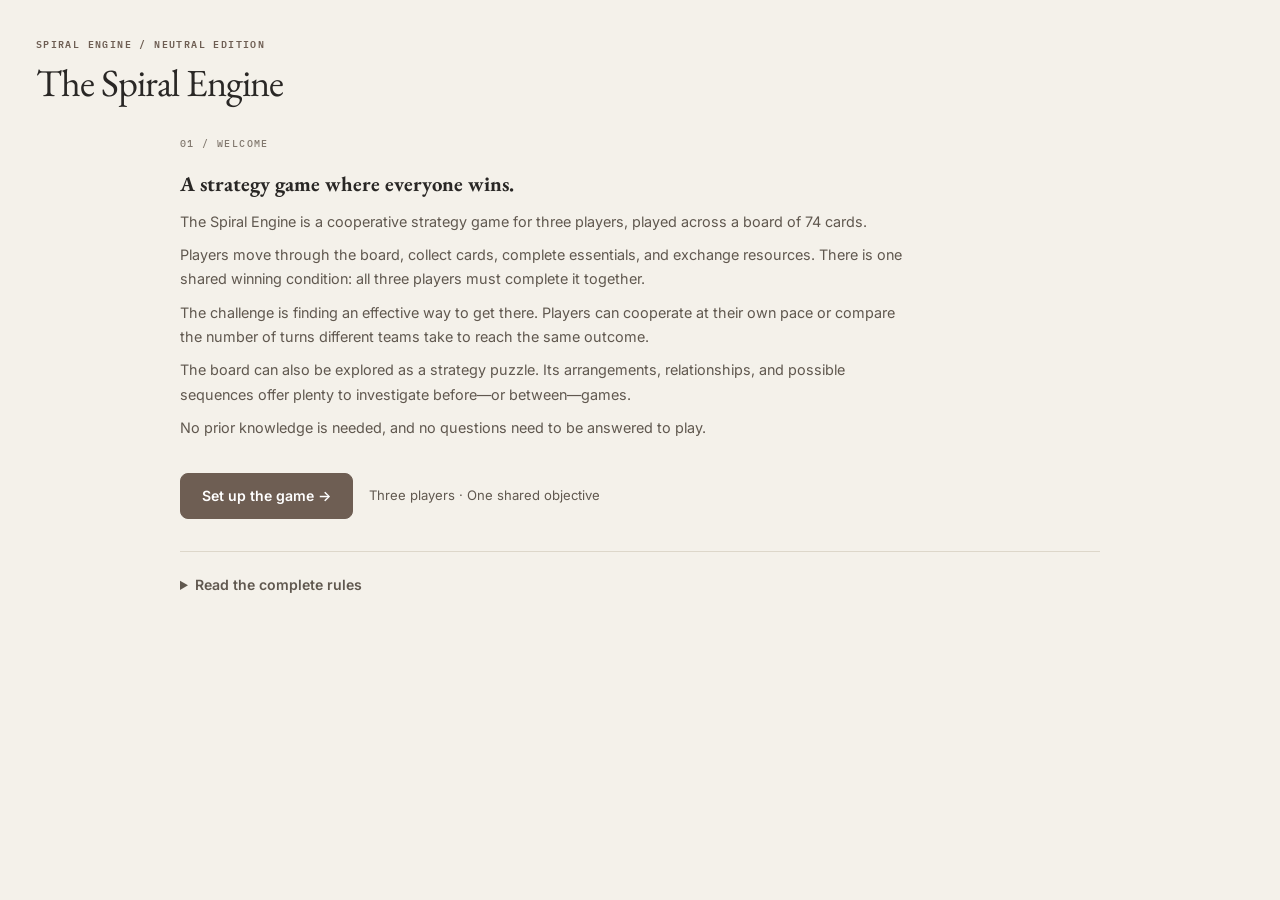
<file: spiral-engine-neutral.html>
<!DOCTYPE html>
<html lang="en">
<head>
<meta charset="UTF-8">
<meta name="viewport" content="width=device-width, initial-scale=1.0">
<title>Spiral Engine — Neutral Edition</title>
<link rel="preconnect" href="https://fonts.googleapis.com">
<link rel="preconnect" href="https://fonts.gstatic.com" crossorigin>
<link href="https://fonts.googleapis.com/css2?family=EB+Garamond:wght@400;500;600&family=IBM+Plex+Mono:wght@400;500;600&family=Inter:wght@400;500;600;700&display=swap" rel="stylesheet">
<style>
  :root{
    --c-infrared:#7a0d2b; --c-magenta:#c2338a; --c-red:#d1402f; --c-amber:#e39420;
    --c-orange:#e8692e; --c-green:#5a9c3e; --c-teal:#1f9e83; --c-turquoise:#2bb6c4; --c-purple:#7a5bc7;
    --ink:#22201c; --ink-soft:#5c574e; --ink-faint:#8f897d;
    --paper:#f4f1ea; --panel:#fbfaf6; --line:#e0dccf; --line-strong:#cbc5b4; --accent:#3c6e63;
    --sans:"Inter",-apple-system,BlinkMacSystemFont,"Segoe UI",sans-serif;
    --serif:"EB Garamond",Georgia,serif;
    --mono:"IBM Plex Mono",monospace;
  }
  *{box-sizing:border-box;margin:0;padding:0}
  body{background:var(--paper);color:var(--ink);font-family:var(--sans);line-height:1.5;padding:1.5rem;-webkit-font-smoothing:antialiased}
  .wrap{max-width:1440px;margin:0 auto}
  .eyebrow{font-family:var(--mono);font-size:11px;letter-spacing:.18em;text-transform:uppercase;color:var(--accent);font-weight:600;margin-bottom:.3rem}
  h1{font-family:var(--serif);font-size:1.6rem;font-weight:400;letter-spacing:-.01em}
  .sub{color:var(--ink-soft);font-size:.92rem;margin-top:.25rem;max-width:660px}

  /* ---- calibration gate ---- */
  #calibration{max-width:620px;margin:2.5rem auto;text-align:center}
  #calibration .q{font-family:var(--serif);font-size:1.55rem;line-height:1.35;margin-bottom:.5rem}
  #calibration .qsub{color:var(--ink-soft);font-size:.95rem;margin-bottom:2rem;max-width:480px;margin-left:auto;margin-right:auto}
  .densities{display:grid;grid-template-columns:repeat(3,1fr);gap:.9rem;margin-bottom:1.5rem}
  @media(max-width:640px){.densities{grid-template-columns:1fr}}
  .density{
    border:1px solid var(--line-strong);border-radius:14px;padding:1.1rem 1rem;cursor:pointer;
    background:var(--panel);transition:all .18s;text-align:left;
  }
  .density:hover{border-color:var(--accent);transform:translateY(-2px)}
  .density h3{font-family:var(--serif);font-weight:400;font-size:1.1rem;margin-bottom:.3rem}
  .density p{font-size:.84rem;color:var(--ink-soft);line-height:1.5}
  .density .feel{font-size:.78rem;color:var(--accent);margin-top:.5rem;font-style:italic}
  .calnote{font-family:var(--mono);font-size:.82rem;color:var(--ink-faint);line-height:1.5}

  .introduction{max-width:760px;color:var(--ink-soft);font-size:.9rem;margin:.6rem 0 1.5rem}
  .introduction p{margin:.35rem 0}
  .introduction .intro-lead{color:var(--ink);font-size:1rem;margin-bottom:.6rem}
  .log-heading{display:flex;align-items:center;justify-content:space-between;gap:8px}
  .log-heading h2{margin-bottom:0}
  .turn-counter{font-family:var(--mono);font-size:.76rem;color:var(--ink-soft);white-space:nowrap}
  /* ---- game ---- */
  #game{display:none}
  .layout{display:grid;grid-template-columns:minmax(0,1fr) 310px;gap:1.5rem;align-items:start}
  @media(max-width:940px){.layout{grid-template-columns:1fr}}

  .board-wrap{background:var(--panel);border:1px solid var(--line);border-radius:16px;padding:1rem;overflow:auto}
  .phase-banner{display:flex;align-items:center;gap:.5rem;margin-bottom:.7rem;font-size:.85rem;color:var(--ink-soft)}
  .phase-pill{font-family:var(--mono);padding:.2rem .7rem;border-radius:999px;font-size:.75rem;font-weight:600;letter-spacing:.04em;text-transform:uppercase}
  .phase-pill.inhale{background:rgba(90,156,62,.15);color:#3b6d11}
  .phase-pill.exhale{background:rgba(216,90,48,.15);color:#712b13}

  #board{display:grid;gap:8px;margin:0 auto;width:max-content;grid-auto-flow:row}
  .cell{width:68px;height:42px;border-radius:6px;position:relative;display:flex;align-items:center;justify-content:center;
    border:1px solid rgba(0,0,0,.12);transition:transform .12s,box-shadow .12s;font-size:10px;user-select:none;overflow:hidden}
  .cell.empty{background:transparent;border:none;pointer-events:none}
  .cell.perspective .glyph{font-size:15px;line-height:1}
  .cell.essential{height:88px;box-sizing:border-box;border-width:2px;border-color:rgba(0,0,0,.35);border-radius:10px}
  .cell.essential .enum{font-family:var(--mono);font-size:17px;font-weight:600}
  .cell .catmark{font-family:var(--mono);font-size:12px;font-weight:600;line-height:1}
  .cell.perspective{flex-direction:column;gap:1px}
  .cell.perspective .catmark{font-size:10px}
  .cell.essential{flex-direction:column;gap:3px;padding:4px 2px}
  .cell.essential .catid{font-family:var(--mono);font-size:9px}
  .cell.essential .req{font-family:var(--mono);font-size:9px;opacity:.9;line-height:1.15;text-align:center}
  .cell.center{position:relative;overflow:hidden}
  .cell.center .spiral{position:absolute;inset:0;background:conic-gradient(from 0deg,#d1402f,#e39420,#5a9c3e,#2bb6c4,#7a5bc7,#c2338a,#d1402f)}
  .cell.center .eye{position:absolute;inset:9px;border-radius:50%;background:radial-gradient(circle,#fff,rgba(255,255,255,0) 72%)}
  .cell.center .enum{position:relative;z-index:2;color:#fff;text-shadow:0 1px 2px rgba(0,0,0,.4)}
  .cell.reachable{outline:2px solid var(--accent);outline-offset:1px;cursor:pointer}
  .cell.reachable:hover{transform:translateY(-2px);box-shadow:0 4px 10px rgba(0,0,0,.15)}
  .cell.here{box-shadow:0 0 0 3px var(--ink) inset}
  .cell.destination-open{outline:2px dashed var(--accent);outline-offset:1px}
  .reserved-flag{position:absolute;top:2px;left:2px;width:9px;height:9px;border-radius:2px;border:1px solid #fff;box-shadow:0 1px 2px rgba(0,0,0,.4)}
  .pawn{position:absolute;width:22px;height:22px;border-radius:50%;border:1.5px solid #111;background:#fff;color:#000;display:flex;align-items:center;justify-content:center;font:700 12px/1 Inter,sans-serif;box-shadow:0 1px 3px rgba(0,0,0,.4);z-index:3}

  .panel{background:var(--panel);border:1px solid var(--line);border-radius:14px;padding:1rem 1.1rem;margin-bottom:1rem}
  .panel h2{font-family:var(--serif);font-size:1.05rem;font-weight:400;margin-bottom:.6rem;display:flex;justify-content:space-between;align-items:baseline}
  .panel h2 .recal{font-size:.72rem;color:var(--accent);cursor:pointer;font-family:var(--sans);letter-spacing:.02em}
  .players{display:flex;flex-direction:column;gap:.5rem}
  .player{border:1px solid var(--line);border-radius:10px;padding:.55rem .7rem;display:flex;align-items:center;gap:.6rem;transition:all .15s}
  .player.active{border-color:var(--accent);background:rgba(60,110,99,.06)}
  .player.centered{border-color:#d85a30}
  .player .dot{width:22px;height:22px;border-radius:50%;border:1.5px solid #111;background:#fff;color:#000;display:inline-flex;align-items:center;justify-content:center;font:700 12px/1 Inter,sans-serif;box-shadow:0 1px 2px rgba(0,0,0,.2);flex-shrink:0}
  .player .pmeta{flex:1;min-width:0}
  .player .pname{font-weight:600;font-size:.9rem;display:flex;align-items:center;gap:.35rem}
  .player .tag{font-size:.65rem;padding:.05rem .4rem;border-radius:999px;background:rgba(216,90,48,.15);color:#712b13;font-weight:600}
  .player .pstat{font-size:.78rem;color:var(--ink-faint)}
  .player .ptokens{margin-top:5px}
  .tokrow{display:flex;align-items:center;gap:3px}
  .tok{width:13px;height:13px;border-radius:3px;border:1px solid rgba(0,0,0,.15)}
  .tok.empty-slot{background:transparent;border:1px dashed var(--line-strong)}
  .tok.dormant{background:transparent;border:2px dashed;animation:pulse 1.6s ease-in-out infinite}
  .tok.gift{border-radius:50%}
  .tokgap{width:7px;display:inline-block}
  @keyframes pulse{0%,100%{opacity:.5}50%{opacity:1}}
  .handrow{display:flex;flex-wrap:wrap;gap:2px;margin-top:4px}
  .hcard{min-width:16px;height:20px;border-radius:3px;border:1px solid rgba(0,0,0,.18);display:inline-flex;align-items:center;justify-content:center;font-size:11px;padding:0 2px}
  .hcard sub{font-size:8px;margin-left:1px}
  .pspiral.done{animation:draw 1.1s ease both}
  @keyframes draw{from{opacity:0;transform:rotate(-40deg) scale(.7)}to{opacity:1;transform:none}}
  .player.won{border-color:var(--accent);background:rgba(60,110,99,.08)}

  .controls{display:flex;flex-direction:column;gap:.55rem}
  .die{width:100%;padding:.7rem;border-radius:10px;border:1px solid var(--line-strong);background:var(--panel);
    font-family:var(--sans);font-size:.95rem;font-weight:600;cursor:pointer;transition:all .15s;color:var(--ink)}
  .die:hover:not(:disabled){border-color:var(--accent);color:var(--accent)}
  .die:disabled{opacity:.5;cursor:not-allowed}
  .die .num{font-family:var(--serif);font-size:1.3rem;margin-left:.4rem}
  .hint{font-size:.82rem;color:var(--ink-soft);line-height:1.5}
  .hint b{color:var(--ink)}

  .action{border:1px solid var(--line);border-radius:12px;padding:.9rem 1rem;margin-top:.6rem;background:var(--panel);display:none}
  .action.show{display:block;animation:rise .3s ease both}
  @keyframes rise{from{opacity:0;transform:translateY(6px)}to{opacity:1;transform:none}}
  .action.win{border:2px solid var(--accent);background:rgba(60,110,99,.08);text-align:center}
  .rcolor{display:inline-block;width:14px;height:14px;border-radius:4px;vertical-align:-2px;margin-right:6px;border:1px solid rgba(0,0,0,.15)}
  .rq{font-family:var(--serif);font-size:1rem;margin:.5rem 0;color:var(--ink)}
  .rmeta{font-family:var(--mono);font-size:.76rem;color:var(--ink-faint);text-transform:uppercase;letter-spacing:.06em}
  .btn{margin-top:.6rem;padding:.5rem 1rem;border-radius:9px;border:1px solid var(--accent);background:var(--accent);color:#fff;font-weight:600;font-size:.88rem;cursor:pointer;font-family:var(--sans)}
  .btn.ghost{background:transparent;color:var(--ink-soft);border-color:var(--line-strong)}
  .btn:disabled{opacity:.5;cursor:not-allowed}
  select.giftsel{width:100%;margin-top:.5rem;padding:.45rem;border-radius:8px;border:1px solid var(--line-strong);font-family:var(--sans);font-size:.85rem}

  .log{font-size:.8rem;color:var(--ink-faint);margin-top:.4rem;max-height:120px;overflow:auto;line-height:1.6}
  .log div{padding:1px 0}
  .note{font-size:.78rem;color:var(--ink-faint);margin-top:.75rem;line-height:1.5;border-top:1px solid var(--line);padding-top:.6rem}
  .legend{display:flex;flex-wrap:wrap;gap:.5rem;font-size:.74rem;color:var(--ink-soft);margin-top:.6rem}
  .legend span{display:flex;align-items:center;gap:4px}
  .legend .lg{font-size:14px}

/* Edition theme: presentation only; gameplay is shared. */

  :root{
    --ink:#292725;--ink-soft:#60584f;--ink-faint:#81786e;
    --paper:#f4f1ea;--panel:#fbfaf6;--line:#e0dccf;--line-strong:#cbc5b4;--accent:#6e5e53;
  }
  .cell.center .spiral{background:var(--ink)}
  .cell.center .eye{background:radial-gradient(circle,#fbfaf6,rgba(251,250,246,0) 72%)}
  .phase-pill.inhale{background:rgba(141,119,101,.15);color:#605044}
  .phase-pill.exhale{background:rgba(78,70,64,.15);color:#4e4640}
  .player.centered{border-color:#8d7765}
  .player .tag{background:rgba(141,119,101,.15);color:#605044}

  .game-rules{background:var(--panel);border:1px solid var(--line);border-radius:14px;padding:1rem 1.2rem;margin-bottom:1rem;max-width:1080px}
  .game-rules h2{margin:0 0 .55rem;font-family:var(--serif)}
  .game-rules p{font-size:.85rem;line-height:1.55;margin:.45rem 0;color:var(--ink-soft)}
  .spectrum-key{display:flex;flex-wrap:wrap;gap:5px 9px;align-items:center;width:100%;margin-top:5px}
  .spectrum-entry{display:inline-flex;align-items:center;gap:4px;font-family:var(--mono);font-size:10px}
  .spectrum-chip{display:inline-flex;align-items:center;justify-content:center;width:22px;height:22px;border-radius:5px;font-size:12px;font-weight:600;border:1px solid rgba(0,0,0,.15)}

/* Website-aligned visual refinement — CSS only; rules and game logic unchanged. */
:root{
  --paper:#f4f1ea;
  --panel:#f8f5ee;
  --line:#ddd7ca;
  --line-strong:#c8c0b2;
  --ink:#292725;
  --ink-soft:#60584f;
  --ink-faint:#81786e;
  --accent:#6e5e53;
  --radius-card:12px;
  --radius-control:8px;
}
html{background:var(--paper)}
body{background:var(--paper);line-height:1.58;padding:clamp(1rem,2.8vw,2.5rem);font-size:14px}
.wrap{max-width:1380px}
.eyebrow{font-size:10px;letter-spacing:.14em;margin-bottom:.6rem}
h1{font-size:clamp(2rem,3vw,2.7rem);line-height:1.12;letter-spacing:-.025em}
.sub,.introduction{line-height:1.7}
.introduction{margin:1rem 0 2rem;max-width:720px}
.introduction p{margin:.55rem 0}
.introduction .intro-lead{font-family:var(--serif);font-size:1.3rem;line-height:1.35;margin-bottom:.75rem}
#calibration{margin:2rem auto 3rem}
#calibration .q{font-size:1.7rem;line-height:1.2;margin-bottom:.75rem}
#calibration .qsub{line-height:1.7;margin-bottom:1.75rem}
.densities{gap:12px}
.density{border-radius:var(--radius-card);padding:1.2rem;box-shadow:none}
.density:hover{transform:none}
.density h3{font-size:1.25rem;line-height:1.2;margin-bottom:.5rem}
.density p{line-height:1.6}
.layout{gap:1.25rem}
.board-wrap,.panel,.game-rules{border-radius:var(--radius-card);box-shadow:none}
.board-wrap{padding:clamp(.75rem,1.6vw,1.3rem)}
.panel{padding:1.1rem 1.2rem;margin-bottom:.85rem}
.panel h2,.game-rules h2{font-size:1.22rem;line-height:1.25;margin-bottom:.8rem}
.game-rules{padding:1.25rem 1.4rem;margin-bottom:1.25rem}
.game-rules p{line-height:1.7;margin:.65rem 0}
.player{border-radius:var(--radius-control);padding:.7rem .75rem}
.player .pstat{line-height:1.5}
.die,.action{border-radius:var(--radius-control)}
.die{padding:.8rem 1rem}
.action{padding:1rem}
.btn,select.giftsel{border-radius:var(--radius-control)}
.btn{padding:.65rem 1.1rem}
.hint,.note{line-height:1.65}
.log{line-height:1.7}
.cell{border-radius:5px}
.cell.essential{border-radius:8px}
.phase-pill,.player .tag{border-radius:999px}
:focus-visible{outline:2px solid var(--accent);outline-offset:3px}
@media(max-width:640px){
  body{padding:1rem}
  .introduction{margin-bottom:1.4rem}
  .game-rules{padding:1rem}
  .panel{padding:1rem}
}


/* Neutral three-page presentation and board breathing room */
.flow-page{max-width:100%}
.flow-kicker{font:500 10px/1.5 var(--mono);letter-spacing:.14em;text-transform:uppercase;color:var(--ink-faint);margin:0 0 1.15rem}
#welcome{max-width:920px;margin:2rem auto 4rem}
#welcome .introduction{max-width:740px}
.welcome-actions,.settings-actions{display:flex;align-items:center;gap:1rem;flex-wrap:wrap;margin:1.4rem 0}
.primary-cta{margin-top:0;padding:.85rem 1.3rem}
.settings-actions{justify-content:space-between;margin:1.3rem 0}
#calibration{max-width:720px;text-align:left}
#calibration .q,#calibration .qsub{margin-left:0;margin-right:0}
#calibration .q{font-size:2rem}
#calibration .qsub{max-width:600px}
.density.selected{border-color:var(--ink);background:var(--panel);box-shadow:0 0 0 1px var(--ink)}
.density:focus-visible{outline:2px solid var(--ink);outline-offset:3px}
.density.selected h3::after{content:" ✓";font:500 .85rem var(--mono)}
.game-topline{display:flex;align-items:center;justify-content:space-between;gap:1rem;margin:1rem 0}
.game-topline .flow-kicker{margin:0}
.text-control{border:0;background:none;text-decoration:underline;text-underline-offset:3px;font:500 .8rem var(--sans);color:var(--ink-soft);cursor:pointer}
.rules-disclosure{margin:1rem 0 1.25rem}
.rules-disclosure summary{cursor:pointer;color:var(--ink-soft);font-size:.88rem;font-weight:600;padding:.65rem 0}
.rules-disclosure .game-rules{margin-top:.75rem}
.welcome-rules{margin-top:2rem;border-top:1px solid var(--line);padding-top:.75rem}
#board{gap:8px}
.board-wrap{padding:clamp(1rem,2vw,1.65rem)}
@media(max-width:680px){
  #board{gap:6px}
  .board-wrap{padding:.8rem}
  #welcome{margin:1rem auto 3rem}
}

/* Fine orientation grid: presentation only, behind the existing board. */
.board-wrap{
  background-color:var(--paper);
  background-image:
    linear-gradient(to right, rgba(93,85,72,.075) 1px, transparent 1px),
    linear-gradient(to bottom, rgba(93,85,72,.075) 1px, transparent 1px);
  background-size:20px 20px;
  background-position:0 0;
}
</style>
</head>
<body>
<div class="wrap">
  <div class="eyebrow">Spiral Engine / Neutral Edition</div>
  <h1>The Spiral Engine</h1>
  <!-- WELCOME -->
  <section id="welcome" class="flow-page" aria-label="Welcome">
    <div class="flow-kicker">01 / Welcome</div>
  <div class="introduction">
    <p class="intro-lead"><strong>A strategy game where everyone wins.</strong></p>
    <p>The Spiral Engine is a cooperative strategy game for three players, played across a board of 74 cards.</p>
    <p>Players move through the board, collect cards, complete essentials, and exchange resources. There is one shared winning condition: all three players must complete it together.</p>
    <p>The challenge is finding an effective way to get there. Players can cooperate at their own pace or compare the number of turns different teams take to reach the same outcome.</p>
    <p>The board can also be explored as a strategy puzzle. Its arrangements, relationships, and possible sequences offer plenty to investigate before—or between—games.</p>
    <p>No prior knowledge is needed, and no questions need to be answered to play.</p>
  </div>

    <div class="welcome-actions">
      <button type="button" class="btn primary-cta" id="welcomeNext">Set up the game →</button>
      <span class="hint">Three players · One shared objective</span>
    </div>
    <details class="rules-disclosure welcome-rules">
      <summary>Read the complete rules</summary>
    <section class="game-rules" aria-label="How to play">
      <h2>How to play</h2>
      <p><strong>Shared objective.</strong> Each player must finish with three Level 2 tokens, each containing a Level 1 token, and one additional Level 1 token. Together these represent all six token S-categories. The tokens that require suit cards must be complete. Everyone wins only when all three players meet this condition.</p>
      <p><strong>Suit cards.</strong> The 52 smaller cards carry a suit (♠ ♥ ♣ ♦) and an S-category (S1–S9). Land on an unreserved suit card to reserve it for your hand. A card's <em>suit</em> determines whether it belongs in a required set; its S-category identifies the card independently of its color.</p>
      <p><strong>Essentials.</strong> The 22 numbered larger cards also have S-categories. Each essential specifies an exact set of suits. Without the required resources, it is simply a space you can land on. Each essential can be completed once.</p>
      <p><strong>Level 1 token.</strong> Complete a Level 1 essential while holding its required four suit cards. These cards are associated with that token.</p>
      <p><strong>Level 2 token.</strong> Complete a Level 2 essential using the specified Level 1 token and two additional suit cards of the required suits. The Level 1 token remains part of Level 2. Its original four suit cards are available to use again. This works identically in every play mode.</p>
      <p><strong>Giving.</strong> Once a player has the exact complete set, they must reach the center by ordinary movement to enter giving status. They can then give resources by landing on one of their own reserved spaces. Give either a suit card <em>or</em> a token to another player. Giving a token leaves its associated suit cards with the giver, who can distribute them separately. The recipient must obtain the required suits for that token to count as complete. A given reserve transfers to the recipient. If the giver loses their complete set, they return to gathering and must complete the set and revisit the center to give again.</p>
      <p><strong>Turns.</strong> Roll the six-sided die, then choose a highlighted legal space. Your selected mode controls how much movement freedom and board information is shown. The table log counts the team's completed turns.</p>
    </section>
    </details>
  </section>

  <!-- CALIBRATION -->
  <div id="calibration" class="flow-page" style="display:none">
    <div class="flow-kicker">02 / Settings</div>
    <div class="q">Choose a play mode</div>
    <div class="qsub">Select how movement and guidance work. Each mode uses the same cards and shared winning condition.</div>
    <div class="panel" style="text-align:left;margin-bottom:1rem">
  <h2>Mathematical illumination</h2>
  <label style="display:block;margin:.4rem 0"><input type="radio" name="illumination" value="off" checked> Off — play without the ideal indicator</label>
  <label style="display:block;margin:.4rem 0"><input type="radio" name="illumination" value="on"> On — show distance from the two balanced endings</label>
  <p class="hint">Illumination is information only. It never changes the rules, moves, or victory.</p>
</div>
<div class="densities" id="densities"></div>
    <div class="settings-actions">
      <button type="button" class="btn ghost" id="settingsBack">← Back</button>
      <button type="button" class="btn primary-cta" id="settingsStart">Start game →</button>
    </div>
    <div class="calnote">Both settings can be changed during play without resetting progress.</div>
  </div>

  <!-- GAME -->
  <div id="game" class="flow-page">
    <div class="game-topline"><span class="flow-kicker">03 / Game table</span><button type="button" class="text-control" id="gameSettings">Adjust settings</button></div>
    <details class="rules-disclosure"><summary>How to play · rules reference</summary>
    <section class="game-rules" aria-label="How to play">
      <h2>How to play</h2>
      <p><strong>Shared objective.</strong> Each player must finish with three Level 2 tokens, each containing a Level 1 token, and one additional Level 1 token. Together these represent all six token S-categories. The tokens that require suit cards must be complete. Everyone wins only when all three players meet this condition.</p>
      <p><strong>Suit cards.</strong> The 52 smaller cards carry a suit (♠ ♥ ♣ ♦) and an S-category (S1–S9). Land on an unreserved suit card to reserve it for your hand. A card's <em>suit</em> determines whether it belongs in a required set; its S-category identifies the card independently of its color.</p>
      <p><strong>Essentials.</strong> The 22 numbered larger cards also have S-categories. Each essential specifies an exact set of suits. Without the required resources, it is simply a space you can land on. Each essential can be completed once.</p>
      <p><strong>Level 1 token.</strong> Complete a Level 1 essential while holding its required four suit cards. These cards are associated with that token.</p>
      <p><strong>Level 2 token.</strong> Complete a Level 2 essential using the specified Level 1 token and two additional suit cards of the required suits. The Level 1 token remains part of Level 2. Its original four suit cards are available to use again. This works identically in every play mode.</p>
      <p><strong>Giving.</strong> Once a player has the exact complete set, they must reach the center by ordinary movement to enter giving status. They can then give resources by landing on one of their own reserved spaces. Give either a suit card <em>or</em> a token to another player. Giving a token leaves its associated suit cards with the giver, who can distribute them separately. The recipient must obtain the required suits for that token to count as complete. A given reserve transfers to the recipient. If the giver loses their complete set, they return to gathering and must complete the set and revisit the center to give again.</p>
      <p><strong>Turns.</strong> Roll the six-sided die, then choose a highlighted legal space. Your selected mode controls how much movement freedom and board information is shown. The table log counts the team's completed turns.</p>
    </section>
    </details>
    <div class="phase-banner" id="phaseBanner"></div>
    <div class="layout">
      <div class="board-wrap">
        <div id="board"></div>
        <div class="legend" id="legend"></div>
      </div>
      <div>
        <div class="panel" id="illuminationPanel" style="display:none">
          <h2>Mathematical illumination <span class="recal" id="splitToggle">show suit totals ▾</span></h2>
          <div id="idealLight" style="font-weight:600"></div>
          <div class="hint" id="idealSub"></div>
          <div id="idealSplit" style="display:none;margin-top:.7rem"></div>
        </div>
        <div class="panel">
          <h2>Players <span class="recal" id="recalBtn">change mode</span></h2>
          <div class="players" id="players"></div>
        </div>
        <div class="panel">
          <h2 id="turnTitle">Turn</h2>
          <div class="controls">
            <button class="die" id="dieBtn">Roll<span class="num" id="dieNum"></span></button>
            <div class="hint" id="turnHint"></div>
          </div>
          <div class="action" id="action"></div>
        </div>
        <div class="panel">
          <div class="log-heading"><h2>Table log</h2><span class="turn-counter" id="turnCounter" aria-live="polite">Total turns: 0</span></div>
          <div class="log" id="log"></div>
        </div>
      </div>
    </div>
  </div>
</div>

<script>
/* ================= SPIRAL ENGINE — CONTENT-BLIND =================
   The engine works without any questions.
   OPTIONAL CONTENT: Add text to the two question maps below.
   Keys for perspective cards are their unique IDs (e.g. "spades-red-0").
   Keys for essentials are numeric IDs 0–21.
   Leave an entry absent or blank to play without a question.
   Do not change suit IDs, constellation data, or movement logic to customize copy.
*/
const CONTENT = {
  perspectiveQuestions: {},
  essentialQuestions: {}
};
function optionalQuestion(text){
  return typeof text === "string" && text.trim()
    ? `<div class="rq">${escapeHtml(text)}</div>` : "";
}
function escapeHtml(text){
  return String(text).replace(/[&<>"']/g, ch=>({
    "&":"&amp;","<":"&lt;",">":"&gt;",'"':"&quot;","'":"&#39;"
  })[ch]);
}
function roman(n){
  if(n===0)return "0";
  const pairs=[[10,"X"],[9,"IX"],[5,"V"],[4,"IV"],[1,"I"]];
  let result="";
  for(const [value,glyph] of pairs){while(n>=value){result+=glyph;n-=value;}}
  return result;
}

const SPECTRUM=["infrared","magenta","red","amber","orange","green","teal","turquoise","purple","rainbow"];
const CV={infrared:"#f7f4ec",magenta:"#e7ded0",red:"#d5c7b3",amber:"#c2ad93",orange:"#ac9278",green:"#8d7765",teal:"#6e5e53",turquoise:"#4e4640",purple:"#292725"};
const CATEGORY_MARKS=["●","◐","◆","▲","■","✚","✦","⬡","✳"];
const CATEGORY=Object.fromEntries(SPECTRUM.slice(0,9).map((c,i)=>[c,{id:`S${i+1}`,mark:CATEGORY_MARKS[i]}]));
function cat(c){return CATEGORY[c]?`${CATEGORY[c].mark} ${CATEGORY[c].id}`:"◎ center";}
function catMark(c){return CATEGORY[c]?.mark||"◎";}
function fill(c){return c==='rainbow'?'':CV[c];}
function txt(c){
  if(c==='rainbow')return '#fff';
  const hex=CV[c].slice(1);
  const rgb=[0,2,4].map(i=>parseInt(hex.slice(i,i+2),16)/255);
  const light=rgb.map(v=>v<=.04045?v/12.92:Math.pow((v+.055)/1.055,2.4));
  const lum=.2126*light[0]+.7152*light[1]+.0722*light[2];
  return lum>.32?'#292725':'#fff';
}

/* Two axes orient four quadrants of inquiry. The quadrant labels are
   retained; the playing cards use familiar suits. Suit correspondence:
   The original four quadrant IDs map to spades, hearts, clubs, and diamonds.
   This is a naming change, not a change to the game structure. */
const AXES={a:["differentiation","integration"],b:["contraction","expansion"]};
const QUADRANTS=[
  {id:0,coord:[-1,-1],label:"I",  suit:"spades",   glyph:"♠"},
  {id:1,coord:[+1,-1],label:"WE", suit:"hearts",   glyph:"♥"},
  {id:2,coord:[-1,+1],label:"IT", suit:"clubs",    glyph:"♣"},
  {id:3,coord:[+1,+1],label:"ITS",suit:"diamonds", glyph:"♦"},
];
const SUITS=QUADRANTS.map(q=>q.suit);
const GLY=Object.fromEntries(QUADRANTS.map(q=>[q.suit,q.glyph]));
const SUIT_COLOR_COUNTS={magenta:2,red:2,orange:2,amber:2,green:2,teal:1,turquoise:1,purple:1};
const ESSENTIAL_COLORS={teal:4,green:4,orange:4,infrared:3,magenta:3,amber:3}; // 12 fours + 9 threes
const FOUR_COLORS=["teal","green","orange"];   // the 4-essential colours (convertible / gift)
const THREE_COLORS=["infrared","magenta","amber"];  // the 3-essential colours (converted from a 4)
const NEED_TOKEN_COLORS=[...new Set(Object.keys(ESSENTIAL_COLORS))]; // the six essential colours
/* which 4 each 3 transcends (the freed token nested inside the 3):
     infrared <- teal   (both home I / spades)
     magenta  <- orange (both home ITS / diamonds)
     amber    <- green  (both home WE / hearts)
   Note: IT (clubs) anchors NO chain — it only ever supports. This asymmetry is
   emergent from the data, not named by the engine. Red stays a perspective-card
   colour only; the grounded 3-essential is infrared (below red on the spectrum). */
const THREE_FROM_FOUR={ infrared:"teal", magenta:"orange", amber:"green" };

/* ===== CONSTELLATIONS (suit requirements) =====
   Each 4 = a list of 4 iterations (unique suit-multisets, 4 cards each).
   Each 3 = a list of 3 iterations; each is {from: <four-colour>, cards: <2-card multiset>}.
   A player may satisfy an essential by ANY one of its iterations. */
const CONSTELLATIONS = {
  teal:   [ ["spades","spades","spades","spades"], ["clubs","clubs","clubs","spades"], ["spades","spades","spades","clubs"], ["clubs","clubs","clubs","clubs"] ],
  orange: [ ["diamonds","diamonds","clubs","clubs"], ["diamonds","diamonds","diamonds","clubs"], ["diamonds","diamonds","diamonds","hearts"], ["diamonds","diamonds","diamonds","diamonds"] ],
  green:  [ ["hearts","hearts","diamonds","diamonds"], ["hearts","hearts","hearts","clubs"], ["hearts","hearts","hearts","spades"], ["hearts","hearts","hearts","hearts"] ],
  infrared: [ {from:"teal", cards:["spades","diamonds"]},  {from:"teal", cards:["clubs","diamonds"]}, {from:"teal", cards:["hearts","spades"]} ],
  magenta:[ {from:"orange", cards:["spades","hearts"]}, {from:"orange", cards:["spades","diamonds"]}, {from:"orange", cards:["clubs","diamonds"]} ],
  amber:  [ {from:"green", cards:["hearts","spades"]},  {from:"green", cards:["clubs","diamonds"]}, {from:"green", cards:["clubs","hearts"]} ],
};

/* TOKEN MODEL
   A token is {kind, color, cards:[...], freed:[...]}
   - kind 'four'  : a realised 4-essential. grounded by 4 cards (cards.length===4).
   - kind 'three' : a converted 3-essential. grounded by 2 cards, and carries ONE freed
                    token inside (freed[0]) — the transcended 4, grounded by nothing.
   - kind 'freed' : a token grounded by nothing (only ever lives inside a three's freed[]).
   'dormant' = a token that should be grounded but isn't (e.g. a gifted three lacking cards).
   Grounded means: 'four' has 4 cards, 'three' has 2 cards. 'freed' is always grounded (needs none). */
function tokenGrounded(t){
  if(t.kind==='freed') return true;
  if(t.kind==='four')  return (t.cards?t.cards.length:0)>=4;
  if(t.kind==='three') return (t.cards?t.cards.length:0)>=2;
  return false;
}
/* colours a player 'has' = each held token's colour PLUS any freed token nested inside a three */
function tokenColors(p){
  const cols=[];
  p.tokens.forEach(t=>{ cols.push(t.color); if(t.kind==='three'&&t.freed&&t.freed[0]) cols.push(t.freed[0].color); });
  return cols;
}
function hasAllSix(p){const s=new Set(tokenColors(p));return NEED_TOKEN_COLORS.every(c=>s.has(c));}
function allGrounded(p){return p.tokens.every(tokenGrounded);}
/* WIN: all six colours present, everything grounded, and holding the winning shape:
   three 3s (each grounded + carrying a freed 4) covering infrared/amber/magenta+teal/green/orange,
   plus one unconverted 4 (the gift) grounded by its 4 cards. */
function hasCompleteSet(p){
  if(!hasAllSix(p)||!allGrounded(p)) return false;
  const threes=p.tokens.filter(t=>t.kind==='three');
  const fours =p.tokens.filter(t=>t.kind==='four');
  return threes.length===3 && fours.length===1
      && threes.every(t=>t.freed&&t.freed[0]);
}
// Individual completion is not victory. Victory requires all three complete simultaneously.
function hasWon(p){return hasCompleteSet(p);}
function playerStatus(p){
  if(p.centered && hasCompleteSet(p)) return "giving";
  if(hasCompleteSet(p)) return "ready for center";
  return "gathering";
}
function updateGivingEligibility(p){
  if(p.centered && !hasCompleteSet(p)){
    p.centered=false;
    p.freed=false;
    log(`<b>${p.name}</b> no longer holds a complete set and returns to gathering.`);
  }
}
function missingColors(p){const s=new Set(tokenColors(p));return NEED_TOKEN_COLORS.filter(c=>!s.has(c));}
function dormantCount(p){return p.tokens.filter(t=>!tokenGrounded(t)).length;}

const SUIT_SUPPLY={hearts:13,spades:13,diamonds:13,clubs:13};
/* count how many cards of each suit are currently LOCKED across all players'
   grounded tokens (a grounded token's cards are locked; freed tokens carry none). */
function lockedBySuit(){
  const c={hearts:0,spades:0,diamonds:0,clubs:0};
  players.forEach(p=>p.tokens.forEach(t=>{
    if(t.kind==='freed') return;
    if(tokenGrounded(t)) (t.cards||[]).forEach(cd=>{ if(c[cd.suit]!==undefined) c[cd.suit]++; });
  }));
  return c;
}
function circulatingBySuit(){
  const locked=lockedBySuit();
  return {hearts:SUIT_SUPPLY.hearts-locked.hearts, spades:SUIT_SUPPLY.spades-locked.spades, diamonds:SUIT_SUPPLY.diamonds-locked.diamonds, clubs:SUIT_SUPPLY.clubs-locked.clubs};
}
/* the two ideal end-bands (as circulating residues): mainstream & mirror */
const IDEAL_MAIN={hearts:11,spades:0,diamonds:0,clubs:11};   // exterior absorbed, interior circulating 11:11
const IDEAL_MIRROR={hearts:0,spades:11,diamonds:11,clubs:0}; // interior absorbed, exterior circulating 11:11
/* distance from current circulating residue to an ideal band (L1, only counting the
   direction that still has to happen: exterior must still be absorbed, etc.) */
function distanceToIdeal(circ, ideal){
  // how far the current locked-state is from the ideal, measured on the exterior/interior axes
  let d=0;
  for(const s of ['hearts','spades','diamonds','clubs']) d+=Math.abs(circ[s]-ideal[s]);
  return d;
}
/* is the triad still ABLE to reach an ideal band? (feasibility: enough of the right
   suits remain uncommitted to complete an exterior- or interior-grounded win) */
function idealReachable(){
  const circ=circulatingBySuit();
  // reachable if neither exterior pair is already over-circulated past the ideal need.
  // mainstream needs spades,diamonds fully absorbed: circulating spades and diamonds must still be reducible to 0
  //   -> feasible while no player has permanently stranded exterior cards loose in won states.
  // We approximate feasibility as: the ideal residue is still >= what's already forced.
  // Simple robust check: an ideal is reachable if current locked doesn't EXCEED it on the
  // 'must stay circulating' suits.
  const locked=lockedBySuit();
  const mainOK = locked.hearts<=SUIT_SUPPLY.hearts-IDEAL_MAIN.hearts && locked.clubs<=SUIT_SUPPLY.clubs-IDEAL_MAIN.clubs;
  const mirrOK = locked.spades<=SUIT_SUPPLY.spades-IDEAL_MIRROR.spades && locked.diamonds<=SUIT_SUPPLY.diamonds-IDEAL_MIRROR.diamonds;
  return {main:mainOK, mirror:mirrOK, any:mainOK||mirrOK};
}
/* an overall 'health' 0..1 of how close/open the ideal still is (for the green->amber->red slide) */
function idealHealth(){
  const circ=circulatingBySuit();
  const dMain=distanceToIdeal(circ,IDEAL_MAIN);
  const dMir=distanceToIdeal(circ,IDEAL_MIRROR);
  const best=Math.min(dMain,dMir);
  const reach=idealReachable();
  if(!reach.any) return {health:0, best, onPath:false};
  // max L1 distance ~ 44 (all wrong). Map to 0..1 (closer = healthier).
  const health=Math.max(0, 1 - best/44);
  const onPath = best<=8 && reach.any; // within the tight ideal band
  return {health, best, onPath, dMain, dMir, reach, circ};
}


function multisets(items,k){const r=[];(function rec(s,c){if(c.length===k){r.push(c.slice());return;}for(let i=s;i<items.length;i++){c.push(items[i]);rec(i,c);c.pop();}})(0,[]);return r;}

function buildPerspective(){const d=[];for(const s of SUITS)for(const[c,n]of Object.entries(SUIT_COLOR_COUNTS))for(let i=0;i<n;i++)d.push({type:"perspective",suit:s,color:c,id:`${s}-${c}-${i}`});return d;}
function buildEssentials(){
  // Each essential COLOUR has a set of iterations (from CONSTELLATIONS). Each 4-colour
  // has 4 iterations, each 3-colour has 3 — so one essential card per iteration.
  const es=[];let idx=0;
  for(const color of Object.keys(ESSENTIAL_COLORS)){
    const iters=CONSTELLATIONS[color];
    const is4=FOUR_COLORS.includes(color);
    iters.forEach(it=>{
      es.push({type:"essential",color,enum:idx,grantsToken:color,realised:false,
        gate: is4 ? {cards:4, suits:it.slice()}
                  : {cards:2, suits:it.cards.slice(), fromFour:it.from}});
      idx++;
    });
  }
  es.push({type:"essential",color:"rainbow",enum:idx,grantsToken:"rainbow",realised:false,gate:{everyColor:true}});
  return es;
}
function reqLabel(g){
  if(g.everyColor) return "◉ all";
  const m={};g.suits.forEach(s=>m[s]=(m[s]||0)+1);
  let s=Object.entries(m).map(([s,n])=>`${n}${GLY[s]}`).join("");
  if(g.fromFour) s+=`+${catMark(g.fromFour)}`;
  return s;
}

/* board: 9x9, 74 filled, essentials spiral inward, perspective outward */
/* ============================================================
   EDITABLE BOARD GEOMETRY
   ------------------------------------------------------------
   To correct the board against your physical one, edit PLACEMENT below.
   - Grid is ROWS x COLS. Essentials span 2 rows (they render 2x tall).
   - Each essential: {n, row, col}. Move it by changing row/col.
   - Perspective cards fill remaining cells; you can pin any of them with
     an entry in PERSPECTIVE_PINS (optional) — otherwise they cluster by
     neighbourhood around the essentials they feed.
   - "Grid made round": any cell not placed stays empty (rounded perimeter).
   Nothing else in the engine needs editing to move cards — layout() reads this.
   ============================================================ */
const ROWS=15, COLS=9;

// ESSENTIALS — seed from a clean counter-clockwise inward spiral (IT->I->WE->ITS),
// quadrant-organised. Positions are APPROXIMATE — correct row/col against your board.
const PLACEMENT = [
  {n:0,  row:2,  col:6},   // teal — IT, "the beginning"
  {n:1,  row:1,  col:4},   // teal — I/IT line, top-center
  {n:2,  row:2,  col:2},   // teal — I, upper-left
  {n:3,  row:4,  col:1},   // green — WE-ward left
  {n:4,  row:6,  col:1},   // green — WE, mid-left
  {n:5,  row:8,  col:1},   // green — WE, lower-left
  {n:6,  row:10, col:3},   // green — WE/ITS bottom
  {n:7,  row:11, col:4},   // green — bottom-center
  {n:8,  row:10, col:5},   // orange — ITS, lower-right
  {n:9,  row:9,  col:7},   // orange — ITS, right
  {n:10, row:6,  col:7},   // orange — ITS/IT, mid-right
  {n:11, row:4,  col:6},   // orange — IT, starts 2nd rotation, below 0
  {n:12, row:4,  col:4},   // magenta — inner top
  {n:13, row:3,  col:3},   // magenta — inner upper-left
  {n:14, row:5,  col:2},   // magenta — inner left
  {n:15, row:7,  col:2},   // infrared — inner left-low
  {n:16, row:8,  col:3},   // infrared — inner low
  {n:17, row:8,  col:6},   // infrared — shifted right to avoid center overlap
  {n:18, row:8,  col:5},   // amber — inner low-right
  {n:19, row:6,  col:5},   // amber — inner right
  {n:20, row:6,  col:4},   // amber — shifted down to clear XII
  {n:21, row:8,  col:4},   // rainbow — CENTER, shifted down one row
];

// OPTIONAL: pin specific perspective cards to specific cells. Leave empty to let
// the engine cluster them by neighbourhood around the essentials they feed.
// Each pin: {suit:"I|IT|ITS|WE", color:"magenta|red|...", row, col}
const PERSPECTIVE_PINS = [];

let board=[];
const CENTER=(()=>{const c=PLACEMENT.find(p=>p.n===21);return {r:c.row,c:c.col};})();

/* which suits feed each essential colour (for neighbourhood clustering of perspective cards) */
function feederSuitsFor(color){
  const iters=CONSTELLATIONS[color]; if(!iters) return [];
  const suits=new Set();
  iters.forEach(it=>{ (Array.isArray(it)?it:it.cards).forEach(s=>suits.add(s)); });
  return [...suits];
}
function shuffle(a){for(let i=a.length-1;i>0;i--){const j=Math.floor(Math.random()*(i+1));[a[i],a[j]]=[a[j],a[i]];}return a;}

function layout(){
  const grid=Array.from({length:ROWS},()=>Array(COLS).fill(undefined)); // undefined = free
  const ess=buildEssentials();
  const essByNum={}; ess.forEach(e=>{ if(!essByNum[e.color])essByNum[e.color]=[]; });
  // essentials are 22 cards but PLACEMENT has 22 slots keyed by enum n (0..21).
  // buildEssentials returns them in enum order, so ess[n] matches PLACEMENT n.
  // place each essential at its (row,col), occupying that cell + the cell below (2 tall).
  const essOccupied=new Set();
  PLACEMENT.forEach(p=>{
    const e=ess[p.n];
    if(!e) return;
    if(grid[p.row][p.col]!==undefined || (p.row+1<ROWS && grid[p.row+1][p.col]!==undefined)) throw new Error(`Overlapping essential at ${p.n} (${p.row},${p.col})`);
    grid[p.row][p.col]=e;
    essOccupied.add(p.row+','+p.col);
    if(p.row+1<ROWS){ grid[p.row+1][p.col]='BELOW'; essOccupied.add((p.row+1)+','+p.col); } // 2-tall marker
  });
  // perspective cards: cluster near essentials that need their suit.
  const persp=shuffle(buildPerspective());
  // build a preference list of free cells near feeder essentials for each suit
  const freeCells=[];
  for(let r=0;r<ROWS;r++)for(let c=0;c<COLS;c++){
    if(grid[r][c]===undefined) freeCells.push({r,c});
  }
  // score each free cell by nearest essential whose colour is fed by a given suit
  function nearestEssentialDistForSuit(cell,suit){
    let best=1e9;
    PLACEMENT.forEach(p=>{
      const e=ess[p.n]; if(!e||e.color==='rainbow')return;
      if(feederSuitsFor(e.color).includes(suit)){
        const d=Math.abs(p.row-cell.r)+Math.abs(p.col-cell.c);
        if(d<best)best=d;
      }
    });
    return best;
  }
  // greedily place each perspective card in the nearest free cell to its suit's essentials
  const pinnedCells=new Set();
  PERSPECTIVE_PINS.forEach(pin=>{ if(grid[pin.row] && grid[pin.row][pin.col]===undefined){ grid[pin.row][pin.col]={type:"perspective",suit:pin.suit,color:pin.color}; pinnedCells.add(pin.row+','+pin.col); }});
  for(const card of persp){
    // find the free cell minimizing distance to this suit's feeder-essentials
    let bestCell=null,bestD=1e9;
    for(const cell of freeCells){
      const key=cell.r+','+cell.c;
      if(grid[cell.r][cell.c]!==undefined) continue;
      const d=nearestEssentialDistForSuit(cell,card.suit) + Math.random()*0.5;
      if(d<bestD){bestD=d;bestCell=cell;}
    }
    if(bestCell){ grid[bestCell.r][bestCell.c]=card; }
  }
  // finalize: undefined & 'BELOW' -> handled in render; convert undefined leftover to null (empty)
  for(let r=0;r<ROWS;r++)for(let c=0;c<COLS;c++){
    if(grid[r][c]===undefined) grid[r][c]=null;
  }
  board=grid;
}

/* players (triad)
   State model:
   - hand: loose reserved cards {suit,color} — working material, not yet spent into a token
   - tokens: [{color, backed}] — backed=true means grounded by its constellation of suit-cards
   - reserves: {r,c} board spaces this player has claimed (for the anti-monopoly board marking)
   Collection binds cards into tokens (removed from hand). At the turning point, holdings
   free — but a gifted token arrives backed:false and only counts once the receiver holds
   matching suit-cards. Win = all six colours + one gift, every token backed. */
const PC=["#3c6e63","#b5642e","#7a5bc7"];
let players=[];
function initPlayers(){
  const wantCorners=[{r:0,c:0},{r:0,c:COLS-1},{r:ROWS-1,c:Math.floor(COLS/2)}];
  const corners=wantCorners.map(corner=>{
    // nearest populated, landable cell to this corner
    let best=null,bd=1e9;
    for(let r=0;r<ROWS;r++)for(let c=0;c<COLS;c++){
      const v=board[r]&&board[r][c];
      if(!v||v==='BELOW')continue;
      const d=Math.abs(r-corner.r)+Math.abs(c-corner.c);
      if(d<bd){bd=d;best={r,c};}
    }
    return best||{r:0,c:0};
  });
  players=[0,1,2].map(i=>({id:i,name:["A","B","C"][i],color:PC[i],pos:{...corners[i]},
    hand:[], tokens:[], reserves:[],
    centered:false, freed:false}));
}
/* the constellation each essential colour requires (for grounding gifted dormant tokens) */
function tokenConstellation(color){
  const sample=buildEssentials().find(e=>e.grantsToken===color);
  return sample && sample.gate.suits ? sample.gate.suits : [];
}

let turn=0,die=null,awaitingMove=false,phase="inhale",pace="open",gameOver=false;
let totalTurns=0; // Completed turns across all players; independent of the current player index.

/* ---- calibration ---- */
const DENSITIES=[
  {key:"spacious",name:"Spacious",desc:"Direction and distance are guided. Fewer details appear on the board, with suggested moves highlighted.",feel:"Guided direction + distance"},
  {key:"open",name:"Open",desc:"The roll sets the distance; you choose the direction. All legal destinations and essential suit requirements are shown.",feel:"Fixed distance · free direction"},
  {key:"dense",name:"Dense",desc:"Choose direction and distance within the rolled range, including moving back or staying in place. All legal destinations and essential suit requirements are shown.",feel:"Free direction + distance"},
];
function renderCalibration(){
  const wrap=document.getElementById('densities');wrap.innerHTML='';
  DENSITIES.forEach(d=>{
    const el=document.createElement('div');el.className='density';
    el.innerHTML=`<h3>${d.name}</h3><p>${d.desc}</p><div class="feel">${d.feel}</div>`;
    el.setAttribute("role","button");el.tabIndex=0;
    el.onclick=()=>{pace=d.key;renderCalibration();};
    el.onkeydown=e=>{if(e.key==="Enter"||e.key===" "){e.preventDefault();el.click();}};
    el.classList.toggle("selected",pace===d.key);
    el.setAttribute("aria-pressed",String(pace===d.key));
    wrap.appendChild(el);
  });
}
let illuminationEnabled=false;
function showPage(id){
  ["welcome","calibration","game"].forEach(page=>{
    document.getElementById(page).style.display=page===id?"block":"none";
  });
  window.scrollTo({top:0,behavior:"instant"});
}
function startGame(){
  illuminationEnabled=document.querySelector('input[name="illumination"]:checked')?.value==="on";
  showPage("game");
  if(!board.length){layout();initPlayers();}
  renderAll();
}

/* ---- reachability & reserve state ---- */
function reservedBy(r,c){for(const p of players)if(p.reserves.some(x=>x.r===r&&x.c===c))return p;return null;}
function cheb(from,to){return Math.max(Math.abs(from.r-to.r),Math.abs(from.c-to.c));}

/* Is (to) a *legal landing* given density and roll?
   spacious/open: exactly N king-steps. dense: up to N (die is a maximum). */
function isLegalLanding(from,to,n){
  const v=board[to.r] && board[to.r][to.c];
  if(!v || v==='BELOW') return false; // empty or the lower half of an essential — not a landing cell
  const d=cheb(from,to);
  if(d===0) return pace==='dense';
  return pace==='dense' ? (d<=n) : (d===n);
}

/* resolve a cell to its real card, following BELOW markers up to the essential */
function cardAt(r,c){
  const v=board[r] && board[r][c];
  if(v==='BELOW'){ // the essential is directly above (or higher) in this column
    for(let rr=r-1; rr>=0; rr--){ if(board[rr][c] && board[rr][c]!=='BELOW') return {card:board[rr][c], r:rr, c}; }
    return {card:null,r,c};
  }
  return {card:v||null, r, c};
}
/* Is (to) a *sensible* move — one that advances the current player? */
function isSensible(to){
  const me=players[turn];
  const {card}=cardAt(to.r,to.c);
  if(!card) return false;
  if(me.centered){
    return me.reserves.some(x=>x.r===to.r&&x.c===to.c);
  }
  if(card.type==='perspective'){
    return !reservedBy(to.r,to.c);
  }
  return !card.realised && canRealise(me,card).ok;
}

/* The set of cells to LIGHT for the current player, by density. */
function highlightCells(){
  const me=players[turn];
  const legal=[];
  for(let r=0;r<ROWS;r++)for(let c=0;c<COLS;c++){
    if(isLegalLanding(me.pos,{r,c},die)) legal.push({r,c});
  }
  if(pace==='spacious'){
    const sensible=legal.filter(({r,c})=>isSensible({r,c}));
    // if nothing sensible is reachable, fall back to showing all legal (don't strand the player)
    return sensible.length?sensible:legal;
  }
  return legal; // open + dense: all legal landings (dense includes up-to-N and stay-put)
}

/* ---- render ---- */
const boardEl=document.getElementById('board');
function renderBoard(){
  boardEl.style.gridTemplateColumns=`repeat(${COLS},68px)`;
  boardEl.style.gridAutoRows='42px';
  boardEl.innerHTML='';
  const me=players[turn];
  for(let r=0;r<ROWS;r++)for(let c=0;c<COLS;c++){
    const card=board[r][c];
    // 'BELOW' = second cell of a 2-tall essential above; skip (the essential spans into it)
    if(card==='BELOW'){ continue; }
    const cell=document.createElement('div');
    cell.style.gridColumn=(c+1);
    cell.style.gridRow=(r+1);
    if(!card){cell.className='cell empty';cell.style.gridRow=(r+1);boardEl.appendChild(cell);continue;}
    const isEss=card.type==='essential';
    if(isEss){ cell.style.gridRow=`${r+1} / span 2`; } // essentials 2 rows tall
    cell.className='cell '+(isEss?'essential':'perspective');
    const isCenter=card.color==='rainbow';
    if(isCenter)cell.classList.add('center');
    if(!isCenter){cell.style.background=fill(card.color);cell.style.color=txt(card.color);cell.style.borderColor=isEss?'rgba(0,0,0,.4)':'rgba(0,0,0,.12)';}

    if(card.type==='perspective'){
      cell.innerHTML=`<span class="glyph">${GLY[card.suit]}</span><span class="catmark" title="${cat(card.color)}">${catMark(card.color)}</span>`;
    }else if(isCenter){
      cell.innerHTML=`<span class="spiral"></span><span class="eye"></span><span class="enum">XXI</span>`;
    }else{
      // essential: number + requirement (shown per pace)
      const showReq = pace!=='spacious';
      cell.innerHTML=`<span class="catmark">${catMark(card.color)}</span><span class="enum">${roman(card.enum)}</span><span class="catid">${CATEGORY[card.color].id}</span>`+(showReq?`<span class="req">${reqLabel(card.gate)}</span>`:``);
      if(!card.realised) cell.classList.add('destination-open');
      if(card.realised){cell.style.opacity=.45;}
    }
    // reserved flag
    const owner=reservedBy(r,c);
    if(owner){const f=document.createElement('div');f.className='reserved-flag';f.style.background=owner.color;cell.appendChild(f);}
    // pawns
    players.forEach(p=>{if(p.pos.r===r&&p.pos.c===c){const pw=document.createElement('div');pw.className='pawn';pw.textContent=p.name;const corners=[{top:'2px',left:'2px'},{top:'2px',right:'2px'},{bottom:'2px',right:'2px'}];Object.assign(pw.style,corners[p.id]);cell.appendChild(pw);}});
    if(me.pos.r===r&&me.pos.c===c)cell.classList.add('here');
    cell.dataset.pos=r+','+c;
    boardEl.appendChild(cell);
  }
  // apply highlights from the density-aware set
  if(awaitingMove){
    const me2=players[turn];
    highlightCells().forEach(({r,c})=>{
      const cell=boardEl.querySelector(`[data-pos="${r},${c}"]`);
      if(!cell||cell.classList.contains('empty'))return;
      const staying=(r===me2.pos.r&&c===me2.pos.c);
      cell.classList.add('reachable');
      if(staying) cell.title='stay put — position play';
      cell.onclick=()=>moveTo(r,c);
    });
  }
}
function tokenSlots(p){
  // six colour floor. A colour is 'present' if held as a token OR as a freed token inside a three.
  // grounded (solid) vs dormant (dashed). Then the gift slot (unconverted 4). Then the loose hand.
  const present={}; // color -> {grounded:bool}
  p.tokens.forEach(t=>{
    const g=tokenGrounded(t);
    present[t.color]=present[t.color]||{grounded:false}; if(g)present[t.color].grounded=true; else if(!(t.color in present))present[t.color]={grounded:false};
    if(t.kind==='three'&&t.freed&&t.freed[0]){ const fc=t.freed[0].color; present[fc]=present[fc]||{grounded:true}; present[fc].grounded=true; }
  });
  let h='<div class="tokrow">';
  NEED_TOKEN_COLORS.forEach(c=>{
    const st=present[c];
    if(st&&st.grounded) h+=`<span class="tok" style="background:${fill(c)}" title="${cat(c)} · grounded"></span>`;
    else if(st) h+=`<span class="tok dormant" style="border-color:${fill(c)}" title="${cat(c)} · dormant, needs cards"></span>`;
    else h+=`<span class="tok empty-slot" title="need ${cat(c)}"></span>`;
  });
  // gift: an unconverted 4-token
  const gift=p.tokens.find(t=>t.kind==='four');
  h+=`<span class="tokgap"></span>`;
  if(gift) h+=`<span class="tok gift ${tokenGrounded(gift)?'':'dormant'}" style="background:${tokenGrounded(gift)?fill(gift.color):'transparent'};border-color:${fill(gift.color)}" title="gift · ${cat(gift.color)} 4"></span>`;
  else h+=`<span class="tok empty-slot gift" title="your gift (an unconverted 4)"></span>`;
  h+='</div>';
  // loose hand
  if(p.hand.length){
    const kinds={}; p.hand.forEach(cd=>{const k=cd.suit+'|'+cd.color;kinds[k]=(kinds[k]||0)+1;});
    let cards='<div class="handrow">';
    Object.entries(kinds).forEach(([k,n])=>{const[s,col]=k.split('|');
      cards+=`<span class="hcard" style="background:${fill(col)};color:${txt(col)}" title="${s} ${col}${n>1?` ×${n}`:''}">${GLY[s]}${n>1?`<sub>${n}</sub>`:''}</span>`;});
    cards+='</div>';
    h+=cards;
  }
  return h;
}
function completionSpiral(p){
  // the fun moment: a closing spiral drawn when a player has fully won
  const cx=17,cy=17,turns=2.2, N=NEED_TOKEN_COLORS.length, ptsPer=9;
  const order=["infrared","magenta","amber","orange","green","teal"];
  let paths='';
  for(let i=0;i<N;i++){
    const color=order[i];let d='';
    for(let j=0;j<=ptsPer;j++){
      const t=(i*ptsPer+j)/(N*ptsPer);const ang=t*turns*2*Math.PI;const rad=2+t*13;
      const x=cx+rad*Math.cos(ang),y=cy+rad*Math.sin(ang);
      d+=(j===0?'M':'L')+x.toFixed(1)+' '+y.toFixed(1)+' ';
    }
    paths+=`<path d="${d}" fill="none" stroke="${fill(color)}" stroke-width="3" stroke-linecap="round"/>`;
  }
  return `<svg class="pspiral done" width="36" height="36" viewBox="0 0 34 34">${paths}</svg>`;
}
function renderPlayers(){
  const wrap=document.getElementById('players');wrap.innerHTML='';
  players.forEach(p=>{
    const div=document.createElement('div');
    div.className='player'+(p.id===turn?' active':'')+(playerStatus(p)==='giving'?' centered':'')+(hasWon(p)?' won':'');
    const won=hasCompleteSet(p);
    const statusEnd = won ? '<span style="color:var(--accent)">complete ✦</span>'
      : (missingColors(p).length ? 'needs '+missingColors(p).map(cat).join(", ")
         : (dormantCount(p) ? `${dormantCount(p)} dormant — needs cards` : 'all six · needs the gift'));
    div.innerHTML=`<span class="dot">${p.name}</span>
      <div class="pmeta">
        <div class="pname">Player ${p.name}${p.id===turn?' · now':''}${playerStatus(p)==='giving'?'<span class="tag">giving</span>':won?'<span class="tag">ready for center</span>':''}</div>
        <div class="pstat">${p.hand.length} cards · ${p.tokens.length} tok · ${playerStatus(p)} · ${statusEnd}</div>
        <div class="hint" style="margin-top:4px">Set progress: ${p.tokens.filter(t=>t.kind==='three'&&tokenGrounded(t)&&t.freed&&t.freed[0]).length}/3 Level 2 · ${p.tokens.filter(t=>t.kind==='four'&&tokenGrounded(t)).length}/1 Level 1 · ${missingColors(p).length?6-missingColors(p).length:6}/6 categories</div>
        <div class="ptokens">${won?completionSpiral(p):tokenSlots(p)}</div>
      </div>`;
    wrap.appendChild(div);
  });
}
function renderPhase(){
  const b=document.getElementById('phaseBanner');
  const me=players[turn];
  const status=playerStatus(me);
  const giving=status==='giving';
  const ready=status==='ready for center';
  b.innerHTML=`<span class="phase-pill ${giving?'exhale':'inhale'}">${giving?'giving':ready?'ready for center':'gathering'}</span>
    <span>${giving?'Visit one of your reserved spaces to give. Giving away a required token returns you to gathering.':ready?'Your set is complete. Reach the center to activate giving.':'Collect and complete your required token set. Individual completion is not collective victory.'}</span>`;
}
function renderLegend(){
  const l=document.getElementById('legend');l.innerHTML='';
  QUADRANTS.forEach(q=>{const s=document.createElement('span');s.innerHTML=`<span class="lg">${q.glyph}</span> ${q.suit}`;l.appendChild(s);});
  const key=document.createElement('span');key.className='spectrum-key';
  key.innerHTML=SPECTRUM.slice(0,9).map(c=>`<span class="spectrum-entry"><span class="spectrum-chip" style="background:${fill(c)};color:${txt(c)}">${catMark(c)}</span>${CATEGORY[c].id}</span>`).join('');
  l.appendChild(key);
}
function log(m){const d=document.createElement('div');d.innerHTML=m;document.getElementById('log').prepend(d);}
function renderIllumination(){
  const panel=document.getElementById('illuminationPanel');
  if(!panel)return;
  panel.style.display=illuminationEnabled?'block':'none';
  if(!illuminationEnabled)return;
  const st=idealHealth();
  const main=st.dMain, mirror=st.dMir;
  document.getElementById('idealLight').textContent='Distance to balanced endings: '+Math.min(main,mirror)+' cards';
  document.getElementById('idealSub').textContent=
    'Main balance: '+main+' · mirror balance: '+mirror+
    '. This is a snapshot of attached cards, not a proof of future reachability. Giving and conversion may change it.';
  const split=document.getElementById('idealSplit');
  if(split.style.display!=='none'){
    const c=st.circ;
    const names={hearts:'♥ Hearts',spades:'♠ Spades',diamonds:'♦ Diamonds',clubs:'♣ Clubs'};
    split.innerHTML=Object.keys(names).map(k=>
      '<div class="hint">'+names[k]+': '+c[k]+' circulating (of 13)</div>').join('')+
      '<div class="note">Original ideals (circulating): main ♥11 ♠0 ♦0 ♣11; mirror ♥0 ♠11 ♦11 ♣0. The distances are descriptive, not move instructions.</div>';
  }
}

function renderAll(){renderPhase();renderBoard();renderPlayers();renderLegend();updateTurnUI();renderIllumination();document.getElementById("turnCounter").textContent=`Total turns: ${totalTurns}`;}

/* ---- turn UI ---- */
const dieBtn=document.getElementById('dieBtn'),dieNum=document.getElementById('dieNum'),
      actionEl=document.getElementById('action'),turnHint=document.getElementById('turnHint'),
      turnTitle=document.getElementById('turnTitle');
function updateTurnUI(){
  const me=players[turn];
  turnTitle.textContent=`Player ${me.name}'s turn`;
  if(gameOver)return;
  if(playerStatus(me)==='giving'){
    turnHint.innerHTML=`You’ve reached the eye. Roll and journey <b>back to your own reserves</b> to give them away.`;
  }else if(hasCompleteSet(me)){
    turnHint.innerHTML=`Your set is complete. Reach the <b>center</b> to activate giving.`;
  }else if(pace==='spacious'){
    turnHint.innerHTML=`Roll — the board will light the moves that <b>advance you</b>. Choose one.`;
  }else if(pace==='dense'){
    turnHint.innerHTML=`Roll — move <b>up to</b> that many steps, any direction, or stay put. Every legal landing lights.`;
  }else{
    turnHint.innerHTML=`Roll, then choose any lit space that many steps away — <b>any direction</b>.`;
  }
}

dieBtn.onclick=()=>{
  if(awaitingMove||gameOver)return;
  die=1+Math.floor(Math.random()*6);
  dieNum.textContent=die;awaitingMove=true;dieBtn.disabled=true;
  const upto = pace==='dense';
  turnHint.innerHTML=`Rolled <b>${die}</b>. ${upto?`Move up to ${die} step${die>1?'s':''} away, or stay put.`:`Choose any lit space ${die} step${die>1?'s':''} away.`}`;
  renderBoard();
};

function moveTo(r,c){
  const me=players[turn];
  const resolved=cardAt(r,c);
  me.pos={r:resolved.r,c:resolved.c}; awaitingMove=false;
  const card=resolved.card;
  if(playerStatus(me)==='giving') arriveGiving(resolved.r,resolved.c,card);
  else arriveGathering(card,me);
  renderBoard();renderPlayers();renderPhase();renderIllumination();
}

/* ---- INHALE ---- */
function arriveGathering(card,me){
  if(card.type==='perspective'){
    const claimed=reservedBy(me.pos.r,me.pos.c);
    if(claimed){ // someone already reserved this space
      showAction(`<div class="rmeta">already reserved by ${claimed.name}</div>
        <div class="hint">This card is out of play — its space is claimed. Nothing to reserve here.</div>
        <button class="btn ghost" onclick="endTurn()">End turn</button>`);
      return;
    }
    showAction(`<div class="rmeta"><span class="rcolor" style="background:${fill(card.color)}"></span>${GLY[card.suit]} · ${cat(card.color)}</div>
      ${optionalQuestion(CONTENT.perspectiveQuestions[card.id])}
      <div class="hint">Reserve this card. It stays with you until you bind or give it.</div>
      <button class="btn" onclick="reserveHere()">Reserve &amp; end turn</button>`);
  }else{
    realiseCheck(card,me);
  }
}
window.reserveHere=function(){
  const me=players[turn];const card=board[me.pos.r][me.pos.c];
  me.reserves.push({r:me.pos.r,c:me.pos.c});
  me.hand.push({suit:card.suit,color:card.color}); // loose working card
  log(`<b >${me.name}</b> reserved ${GLY[card.suit]} <span style="color:var(--ink-faint)">${cat(card.color)}</span>`);
  endTurn();
};
function realiseCheck(card,me){
  if(card.gate && card.gate.everyColor){
    if(hasCompleteSet(me)){
      showAction(`<div class="rmeta">Center · ready to give</div><div class="hint">Your completed set qualifies you to enter giving status. This is not an individual victory.</div><button class="btn" onclick="enterCenterNow()">Enter giving status</button>`);
    }else{
      showAction(`<div class="rmeta">Center · not yet ready</div><div class="hint">You need your complete set: three Level 2 tokens and one Level 1 token, all with their required cards.</div><button class="btn ghost" onclick="endTurn()">End turn</button>`);
    }
    return;
  }
  if(card.realised){showAction(`<div class="rmeta">essential ${roman(card.enum)} · already realised</div><div class="hint">This one’s been taken. Its token is in play.</div><button class="btn ghost" onclick="endTurn()">End turn</button>`);return;}
  const is3 = THREE_COLORS.includes(card.color);
  const chk=canRealise(me,card);
  if(chk.ok){
    if(is3){
      const from=card.gate.fromFour;
      showAction(`<div class="rmeta" style="color:var(--accent)">essential ${roman(card.enum)} — convert to ${cat(card.color)}</div>
        ${optionalQuestion(CONTENT.essentialQuestions[card.enum])}
        <div class="hint">You hold ${chk.why}. Converting <b>transcends your ${cat(from)} 4</b> into a ${cat(card.color)} 3: the 4’s cards <b>release</b> (available in your hand), the Level 1 token remains within Level 2, and two suit cards complete the new token.</div>
        <button class="btn" onclick="convert(${card.enum})">Create Level 2 token</button>`);
    }else{
      showAction(`<div class="rmeta" style="color:var(--accent)">essential ${roman(card.enum)} — complete a ${cat(card.color)} 4-token</div>
        ${optionalQuestion(CONTENT.essentialQuestions[card.enum])}
        <div class="hint">You hold ${chk.why}. Realising binds 4 cards into a <b>${cat(card.color)}</b> Level 1 token.</div>
        <button class="btn" onclick="realiseFour(${card.enum})">Create Level 1 token</button>`);
    }
  }else{
    showAction(`<div class="rmeta">essential ${roman(card.enum)} — not yet</div>
      <div class="hint">You’re standing on it, but ${chk.why} You take up the space without making anything of it.</div>
      <button class="btn ghost" onclick="endTurn()">End turn</button>`);
  }
}
window.enterCenterNow=function(){
  const me=players[turn];
  const card=board[me.pos.r]&&board[me.pos.r][me.pos.c];
  if(!card||!card.gate||!card.gate.everyColor||!hasCompleteSet(me)){endTurn();return;}
  enterExhale(me);endTurn();
};
function canRealise(me,ess){
  if(ess.gate.everyColor){
    const have=new Set(tokenColors(me));const missing=NEED_TOKEN_COLORS.filter(c=>!have.has(c));
    return missing.length?{ok:false,why:`the center requires all six categories — missing ${missing.map(cat).join(", ")}.`}:{ok:true,why:"all six required categories"};
  }
  const have={};me.hand.forEach(c=>have[c.suit]=(have[c.suit]||0)+1);
  const need={};ess.gate.suits.forEach(s=>need[s]=(need[s]||0)+1);
  let ok=true;const parts=[];
  for(const[s,n]of Object.entries(need)){parts.push(`${n}${GLY[s]}`);if((have[s]||0)<n)ok=false;}
  const is3=THREE_COLORS.includes(ess.color);
  if(!ok)return{ok:false,why:`it needs ${parts.join(" + ")} loose in your hand${is3?` and a ${cat(ess.gate.fromFour)} 4-token to convert`:""}.`};
  if(is3){
    const hasFour=me.tokens.some(t=>t.kind==='four'&&t.color===ess.gate.fromFour);
    if(!hasFour)return{ok:false,why:`it needs a ${cat(ess.gate.fromFour)} 4-token to convert (you must hold the 4 first).`};
    return{ok:true,why:`${parts.join(" + ")} and a ${cat(ess.gate.fromFour)} 4-token to convert`};
  }
  return{ok:true,why:parts.join(" + ")};
}
/* take exactly the required cards out of hand; return them as an array */
function takeCards(me,suitsMultiset){
  const need={};suitsMultiset.forEach(s=>need[s]=(need[s]||0)+1);
  const taken=[];
  for(const [s,n] of Object.entries(need)){
    let got=0;
    me.hand=me.hand.filter(c=>{ if(c.suit===s&&got<n){got++;taken.push(c);return false;} return true; });
  }
  return taken;
}
window.realiseFour=function(enumIdx){
  const me=players[turn];const card=board[me.pos.r][me.pos.c];
  card.realised=true;
  const cards=takeCards(me,card.gate.suits);
  me.tokens.push({kind:'four', color:card.color, cards, freed:[], requiredSuits:[...card.gate.suits], essentialId:card.enum});
  log(`<b >${me.name}</b> realised a <span style="color:var(--ink-faint)">${cat(card.color)}</span> 4 (4 cards bound)`);
  maybeEnterCenter(me);
  endTurn();
};
window.convert=function(enumIdx){
  const me=players[turn];const card=board[me.pos.r][me.pos.c];
  card.realised=true;
  const from=card.gate.fromFour;
  // find the four-token being transcended
  const fi=me.tokens.findIndex(t=>t.kind==='four'&&t.color===from);
  const four=me.tokens.splice(fi,1)[0];
  // RELEASE the 4's cards, by density
  me.hand.push(...four.cards); // all modes: the four suit cards become available again
  const releasedTo = 'your hand';
  // take 2 fresh cards to ground the new 3
  const twoCards=takeCards(me,card.gate.suits);
  // the four becomes a FREED token nested inside the three
  const freedToken={kind:'freed', color:four.color, cards:[], freed:[], requiredSuits:four.requiredSuits, essentialId:four.essentialId};
  me.tokens.push({kind:'three', color:card.color, cards:twoCards, freed:[freedToken], requiredSuits:[...card.gate.suits], essentialId:card.enum});
  log(`<b >${me.name}</b> converted a ${cat(from)} 4 into a <span style="color:var(--ink-faint)">${cat(card.color)}</span> 3 — 4-cards released to ${releasedTo}, the 4 rides inside as a freed token`);
  maybeEnterCenter(me);
  endTurn();
};
function maybeEnterCenter(me){
  // Completion alone does not activate giving; the player must visit the center.
  // Re-evaluate status after each token change.
  updateGivingEligibility(me);
}
function enterExhale(me){
  if(!hasCompleteSet(me))return;
  me.centered=true;me.freed=true;
  log(`<b>${me.name}</b> reached the center with a complete set and may now give.`);
}

/* ---- EXHALE: giving. Must occupy one of YOUR reserved spaces to give. ---- */
function arriveGiving(r,c,card){
  const me=players[turn];
  const onMyReserve = me.reserves.some(x=>x.r===r&&x.c===c);
  if(!onMyReserve){
    showAction(`<div class="hint">To give, journey back to and land on <b>one of your own reserved spaces</b> (your reservation marker). You’re not on one now.</div>
      <button class="btn ghost" onclick="endTurn()">End turn</button>`);
    return;
  }
  const others=players.filter(p=>p.id!==me.id);
  const recOpts=others.map(p=>`<option value="${p.id}">Player ${p.name} — ${p.tokens.length} tok${dormantCount(p)?`, ${dormantCount(p)} dormant`:''}</option>`).join('');

  // giveable: whole tokens (a freed token, or a spare grounded token) and loose hand cards
  const giftOpts=[];
  me.tokens.forEach((t,i)=>{
    const label = t.kind==='three' ? `3 · ${cat(t.color)} (carries ${t.freed[0]?cat(t.freed[0].color):'?'})`
                : t.kind==='four'  ? `4 · ${cat(t.color)}`
                : `freed · ${cat(t.color)}`;
    giftOpts.push(`<option value="tok:${i}">token · ${label}</option>`);
  });
  const handKinds={}; me.hand.forEach(cd=>{const k=cd.suit+'|'+cd.color;handKinds[k]=(handKinds[k]||0)+1;});
  Object.entries(handKinds).forEach(([k,n])=>{const[s,col]=k.split('|');giftOpts.push(`<option value="card:${k}">suit card · ${GLY[s]} ${cat(col)}${n>1?` ×${n}`:''}</option>`);});

  if(!giftOpts.length){
    showAction(`<div class="hint">Nothing to give from here — end turn.</div><button class="btn ghost" onclick="endTurn()">End turn</button>`);
    return;
  }
  showAction(`<div class="rmeta">give from this reserve</div>
    <div class="hint">Choose what to give and who receives it. A gifted <b>token can arrive dormant</b> until the receiver holds the cards needed to ground it. </div>
    <div style="margin-top:.5rem;font-size:.8rem;color:var(--ink-faint)">Give</div>
    <select class="giftsel" id="giftWhat">${giftOpts.join('')}</select>
    <div style="margin-top:.4rem;font-size:.8rem;color:var(--ink-faint)">to</div>
    <select class="giftsel" id="giftTo">${recOpts}</select>
    <button class="btn" onclick="giveTo(${r},${c})">Pass it over</button>`);
}
/* after any transfer, try to (re)ground a receiver's dormant three/four from their hand */
function groundFromHand(p){
  for(const t of p.tokens){
    if(tokenGrounded(t)) continue;
    const need = t.kind==='four'?4:2;
    // simplest grounding: consume matching-suit cards — use its constellation if known, else any cards
    const cons = t.requiredSuits || tokenConstellation(t.color);
    const req={}; (cons.length?cons:[]).forEach(s=>req[s]=(req[s]||0)+1);
    const have={}; p.hand.forEach(c=>have[c.suit]=(have[c.suit]||0)+1);
    const ok = cons.length ? Object.entries(req).every(([s,n])=>(have[s]||0)>=n) : (p.hand.length>=need);
    if(ok){
      const taken = cons.length ? takeCards(p,cons) : p.hand.splice(0,need);
      t.cards = (t.cards||[]).concat(taken);
    }
  }
}
window.giveTo=function(r,c){
  const me=players[turn];
  const what=document.getElementById('giftWhat').value;
  const rec=players.find(p=>p.id===parseInt(document.getElementById('giftTo').value,10));
  if(what.startsWith('tok:')){
    const i=parseInt(what.slice(4),10);
    const t=me.tokens.splice(i,1)[0];
    // The token transfers independently; its attached suit cards stay with the giver.
    me.hand.push(...(t.cards||[])); // the giver retains the cards previously attached to the token
    const gift={kind:t.kind,color:t.color,cards:[],freed:t.freed||[],requiredSuits:t.requiredSuits,essentialId:t.essentialId};
    rec.tokens.push(gift);
    log(`<b >${me.name}</b> gave a ${t.kind} <span style="color:var(--ink-faint)">${cat(t.color)}</span> token to <b >${rec.name}</b>${t.kind==='freed'?' (freed — needs no grounding)':' — dormant until grounded'}`);
    groundFromHand(rec);
  }else{
    const [s,col]=what.slice(5).split('|');
    const idx=me.hand.findIndex(cd=>cd.suit===s&&cd.color===col);
    if(idx>=0){ const cd=me.hand.splice(idx,1)[0]; rec.hand.push(cd); }
    log(`<b >${me.name}</b> gave a ${GLY[s]} <span style="color:var(--ink-faint)">${cat(col)}</span> card to <b >${rec.name}</b>`);
    groundFromHand(rec);
  }
  updateGivingEligibility(me);
  // giving from a reserve frees that board space
  me.reserves=me.reserves.filter(x=>!(x.r===r&&x.c===c));
  rec.reserves.push({r,c});
  window._giving=null;
  renderPlayers();
  checkWin();
  if(!gameOver)endTurn();
};

/* ---- win ---- */
function checkWin(){
  if(players.every(hasCompleteSet)){
    gameOver=true;
    const gifts=players.map(p=>{const f=p.tokens.find(t=>t.kind==='four');return f?cat(f.color):'—';});
    showAction(`<div class="rq" style="font-size:1.2rem">All three players have completed the shared objective.</div>
      <div class="hint">Each carries all six required categories through three integrations, plus a single distinct gift (${gifts.join(", ")}). All three players have completed the required tokens and retained their individual gift. Everyone wins.</div>`,'win');
    document.getElementById('action').classList.add('win');
    dieBtn.disabled=true;
    log(`<b>All three complete. Everyone wins.</b>`);
    renderPlayers();
  }
}

/* ---- turn plumbing ---- */
function showAction(html,cls){actionEl.className='action show'+(cls?(' '+cls):'');actionEl.innerHTML=html;}
window.endTurn=function(){
  actionEl.className='action';actionEl.innerHTML='';
  die=null;dieNum.textContent='';dieBtn.disabled=false;awaitingMove=false;
  totalTurns++;
  if(!gameOver){turn=(turn+1)%players.length;}
  renderAll();
};

/* ---- re-sense pace ---- */
function openSettings(){renderCalibration();showPage("calibration");}
document.getElementById('recalBtn').onclick=openSettings;
document.getElementById('gameSettings').onclick=openSettings;
document.getElementById('welcomeNext').onclick=()=>showPage("calibration");
document.getElementById('settingsBack').onclick=()=>showPage(board.length?"game":"welcome");
document.getElementById('settingsStart').onclick=startGame;

document.getElementById('splitToggle').onclick=()=>{
  const el=document.getElementById('idealSplit');
  const opening=el.style.display==='none';
  el.style.display=opening?'block':'none';
  document.getElementById('splitToggle').textContent=opening?'hide suit totals ▴':'show suit totals ▾';
  renderIllumination();
};
/* boot */
renderCalibration();
</script>
</body>
</html>
</file>
<file: components/brand.css>
/*
  GOOD FOR NOTHING UNIVERSE
  Shared visual language

  Artifacts retain their individual identities.
  The brand system provides common choices
  and consistent interface controls.
*/

:root {
  /* Typography */
  --gfn-font-display: "EB Garamond", serif;
  --gfn-font-body: "Source Sans 3", sans-serif;
  --gfn-font-ui: "Inter", sans-serif;
  --gfn-font-mono: "IBM Plex Mono", monospace;

 /* Foundational colors */
--gfn-cosmos: #05060a;
--gfn-cream: #eee8dc;
--gfn-paper: #f4f1e8;
--gfn-ink: #25221f;

/* Existing universe palette */
--gfn-sky: #8fb8c7;
--gfn-teal: #4f8f8a;
--gfn-lichen: #84966b;
--gfn-terracotta: #b66f52;
--gfn-salt: #d0a19a;
--gfn-purple: #695d9a;
--gfn-fog: #9da4a5;

/* Surface variations */
--gfn-surface-dark: #151b25;
--gfn-surface-lichen: #d9dfcf;
--gfn-surface-terracotta: #dfb8a7;

  /* Shapes */
  --gfn-radius: 12px;
  --gfn-radius-small: 8px;

  /* Boundaries */
  --gfn-border-light: rgba(37, 34, 31, .15);
  --gfn-border-dark: rgba(244, 241, 232, .28);

  /* Motion */
  --gfn-transition: 0.35s ease;
}

/*
  SURFACE OPTIONS

  These are choices, not mandatory backgrounds.
  Each artifact can select its own surface.
*/

.gfn-surface-paper {
  background: var(--gfn-paper);
  color: var(--gfn-ink);
  border: 1px solid var(--gfn-border-light);
  border-radius: var(--gfn-radius);
}

.gfn-surface-cream {
  background: var(--gfn-cream);
  color: var(--gfn-ink);
  border: 1px solid var(--gfn-border-light);
  border-radius: var(--gfn-radius);
}

.gfn-surface-dark {
  background: #151b25;
  color: var(--gfn-paper);
  border: 1px solid var(--gfn-border-dark);
  border-radius: var(--gfn-radius);
}

.gfn-surface-lichen {
  background: #d9dfcf;
  color: var(--gfn-ink);
  border: 1px solid var(--gfn-border-light);
  border-radius: var(--gfn-radius);
}

.gfn-surface-terracotta {
  background: #dfb8a7;
  color: var(--gfn-ink);
  border: 1px solid var(--gfn-border-light);
  border-radius: var(--gfn-radius);
}

/* Optional subtle paper texture */

.gfn-texture-paper {
  background-image:
    repeating-linear-gradient(
      0deg,
      rgba(91, 68, 47, .025) 0px,
      rgba(91, 68, 47, .025) 1px,
      transparent 1px,
      transparent 4px
    ),
    repeating-linear-gradient(
      90deg,
      rgba(91, 68, 47, .018) 0px,
      rgba(91, 68, 47, .018) 1px,
      transparent 1px,
      transparent 6px
    );
}

/*
  SHARED CLOSE CONTROL

  Use this class for artifact-close buttons
  and space-close buttons.
*/

.gfn-close {
  position: absolute;
  top: 18px;
  right: 20px;
  z-index: 20;

  display: grid;
  place-items: center;

  width: 32px;
  height: 32px;
  padding: 0;

  border: none;
  background: transparent;
  color: inherit;

  font-family: var(--gfn-font-ui);
  font-size: 1.6rem;
  font-weight: 400;
  line-height: 1;

  cursor: pointer;
  opacity: .8;
  transition: opacity var(--gfn-transition);
}

.gfn-close:hover {
  opacity: 1;
}

.gfn-close:focus-visible {
  outline: 2px solid var(--gfn-teal);
  outline-offset: 4px;
}

.gfn-close[hidden] {
  display: none;
}

@media (prefers-reduced-motion: reduce) {
  .gfn-close {
    transition: none;
  }
}
/* Shared artifact expand control */

.artifact-expand {

  position: absolute;

  top: 16px;

  right: 20px;

  z-index: 2;

  padding: 0;

  border: 0;

  background: transparent;

  color: inherit;

  font-family: var(--gfn-font-ui);

  font-size: 1.35rem;

  line-height: 1;

  cursor: pointer;

}

.artifact-expand[hidden] {

  display: none;

}
/* Shared brightening for interactive text */

.gfn-link-brighten {
  color: var(--gfn-link-rest, rgba(244, 241, 232, .62));
  transition: color 1.5s ease;
}

.gfn-link-brighten:hover,
.gfn-link-brighten:focus-visible {
  color: var(--gfn-link-bright, #f4f1e8);
}

@media (prefers-reduced-motion: reduce) {
  .gfn-link-brighten {
    transition: none;
  }
}
</file>
<file: components/scrapbook.css>
/*
  GFnU SCRAPBOOK
  Shared arrangement and interaction styles.

  The scrapbook manages relationships between artifacts.
  Individual artifacts retain their own visual identities.
*/

/* The hosting space */

.scrapbook {
  display: grid;
  grid-template-columns: repeat(12, minmax(0, 1fr));
  gap: var(--scrapbook-gap, 32px);
  align-items: start;
  position: relative;
}

/* Each artifact occupies a slot in the collection */

.scrapbook-slot {
  position: relative;
  min-width: 0;

  grid-column: var(--artifact-column, auto);
  margin-top: var(--artifact-offset-y, 0px);

  z-index: 1;
}

/* The artifact itself */

.scrapbook-slot > * {
  position: relative;
  width: 100%;
  box-sizing: border-box;

  transition:
    width .5s ease,
    transform .5s ease;
}

/* An expanded artifact can overlap its neighbors */

.scrapbook-slot.is-expanded {
  z-index: 10;
}

.scrapbook-slot.is-expanded > * {
  width: var(--artifact-expanded-width, 135%);
}

/* Expansion can grow in different directions */

.scrapbook-slot[data-expand-direction="left"].is-expanded > * {
  transform: translateX(
    calc(100% - var(--artifact-expanded-width, 135%))
  );
}

.scrapbook-slot[data-expand-direction="right"].is-expanded > * {
  transform: translateX(0);
}

/* Shared close-button behavior */

.scrapbook-slot [data-artifact-close][hidden] {
  display: none;
}

/* Mobile: return to a single-column arrangement */

@media (max-width: 700px) {
  .scrapbook {
    grid-template-columns: 1fr;
    gap: var(--scrapbook-mobile-gap, 28px);
  }

  .scrapbook-slot {
    grid-column: 1;
    margin-top: 0;
  }

  .scrapbook-slot.is-expanded > * {
    width: 100%;
    transform: none;
  }
}

/* Darken neighboring artifacts when one is selected */

.scrapbook > .scrapbook-slot {
  transition: filter .5s ease;
}

.scrapbook:has(> .scrapbook-slot.is-expanded)
> .scrapbook-slot:not(.is-expanded) {
  filter: brightness(.4);
}

/* Respect reduced-motion preferences */

@media (prefers-reduced-motion: reduce) {
  .scrapbook-slot > * {
    transition: none;
  }

  .scrapbook > .scrapbook-slot {
    transition: none;
  }
}

/*
  SCRAPBOOK ENVIRONMENTS

  The host chooses the environment.
  Surface treatments can respond to it.
*/

.scrapbook[data-scrapbook-mode] .scrapbook-slot:not([data-surface]) {
  --scrapbook-surface: var(--scrapbook-surface-default);
  --scrapbook-foreground: var(--scrapbook-foreground-default);
  --scrapbook-border: var(--scrapbook-border-default);
}

/*
  SHARED ARTIFACT SURFACES

  Applied to loaded elements, not their slots.
  Only active in scrapbooks with an explicit mode.
*/

.scrapbook[data-scrapbook-mode] .scrapbook-slot
  > :is(.game-artifact, .contact-block) {
  background-color: var(--scrapbook-surface, var(--gfn-paper));
  background-image: var(--scrapbook-texture, none);
  color: var(--scrapbook-foreground, var(--gfn-ink));
  border-color: var(--scrapbook-border, var(--gfn-border-light));
}


/* Internal details follow the selected foreground */

.scrapbook[data-scrapbook-mode] .game-number,
.scrapbook[data-scrapbook-mode] .block-label {
  color: var(--scrapbook-foreground);
  opacity: .7;
}

.scrapbook[data-scrapbook-mode] .game-status span {
  border-color: var(--scrapbook-border);
}

.scrapbook[data-scrapbook-mode] .game-launch,
.scrapbook[data-scrapbook-mode] .block-toggle,
.scrapbook[data-scrapbook-mode] .contact-email {
  color: var(--scrapbook-foreground);
  border-color: var(--scrapbook-border);
}

/*
  SCRAPBOOK SURFACE PALETTE

  The host selects a treatment using data-surface.
  Treatments affect the loaded element through
  the shared scrapbook surface variables.
*/

/* Archival ink */

.scrapbook-slot[data-surface="ink"] {
 --scrapbook-surface: var(--gfn-surface-dark);
--scrapbook-foreground: var(--gfn-paper);
--scrapbook-border: var(--gfn-fog);

  --scrapbook-texture:
    repeating-linear-gradient(
      0deg,
      rgba(244, 241, 232, .035) 0px,
      rgba(244, 241, 232, .035) 1px,
      transparent 1px,
      transparent 5px
    );
}

/* Weathered teal */

.scrapbook-slot[data-surface="teal"] {
 --scrapbook-surface: var(--gfn-paper);
--scrapbook-foreground: var(--gfn-ink);
--scrapbook-border: var(--gfn-teal);

  --scrapbook-texture:
    repeating-linear-gradient(
      90deg,
      rgba(5, 6, 10, .035) 0px,
      rgba(5, 6, 10, .035) 1px,
      transparent 1px,
      transparent 6px
    );
}

/* Lichen */

.scrapbook-slot[data-surface="lichen"] {
--scrapbook-surface: var(--gfn-paper);
--scrapbook-foreground: var(--gfn-ink);
--scrapbook-border: var(--gfn-lichen);

  --scrapbook-texture:
    repeating-linear-gradient(
      0deg,
      rgba(5, 6, 10, .045) 0px,
      rgba(5, 6, 10, .045) 1px,
      transparent 1px,
      transparent 7px
    );
}

/* Terracotta */

.scrapbook-slot[data-surface="terracotta"] {
--scrapbook-surface: var(--gfn-terracotta);
--scrapbook-foreground: var(--gfn-cosmos);
--scrapbook-border: var(--gfn-paper);

  --scrapbook-texture:
    repeating-linear-gradient(
      90deg,
      rgba(244, 241, 232, .07) 0px,
      rgba(244, 241, 232, .07) 1px,
      transparent 1px,
      transparent 5px
    );
}

/* Open sky */

.scrapbook-slot[data-surface="sky"] {
--scrapbook-surface: var(--gfn-cream);
--scrapbook-foreground: var(--gfn-ink);
--scrapbook-border: var(--gfn-sky);

  --scrapbook-texture:
    repeating-linear-gradient(
      0deg,
      rgba(5, 6, 10, .035) 0px,
      rgba(5, 6, 10, .035) 1px,
      transparent 1px,
      transparent 6px
    );
}

/* Pink salt */

.scrapbook-slot[data-surface="salt"] {
--scrapbook-surface: var(--gfn-salt);
--scrapbook-foreground: var(--gfn-ink);
--scrapbook-border: var(--gfn-terracotta);

  --scrapbook-texture:
    repeating-linear-gradient(
      90deg,
      rgba(91, 68, 47, .045) 0px,
      rgba(91, 68, 47, .045) 1px,
      transparent 1px,
      transparent 6px
    );
}

/* Purple */

.scrapbook-slot[data-surface="purple"] {
--scrapbook-surface: var(--gfn-paper);
--scrapbook-foreground: var(--gfn-ink);
--scrapbook-border: var(--gfn-purple);

  --scrapbook-texture:
    repeating-linear-gradient(
      0deg,
      rgba(244, 241, 232, .04) 0px,
      rgba(244, 241, 232, .04) 1px,
      transparent 1px,
      transparent 6px
    );
}


/* Fog — provisional brand color */

.scrapbook-slot[data-surface="fog"] {
  --scrapbook-surface: var(--gfn-fog);
  --scrapbook-foreground: var(--gfn-cosmos);
  --scrapbook-border: var(--gfn-surface-dark);

  --scrapbook-texture:
    repeating-linear-gradient(
      0deg,
      rgba(5, 6, 10, .025) 0px,
      rgba(5, 6, 10, .025) 1px,
      transparent 1px,
      transparent 7px
    );
}
</file>
<file: artifacts/spiral-engine/element.css>
/* Spiral Engine artifact surface */

.game-artifact {
  display: grid;
  grid-template-columns: minmax(0, 1fr) minmax(0, 1fr);
  gap: 28px;

  width: 100%;
  min-width: 0;
  padding: 28px;

  background: #eee8dc;
  color: #25221f;

  border: 1px solid rgba(37, 34, 31, .15);
  border-radius: 12px;

  box-sizing: border-box;
}
/* Game preview */

.game-preview {
  position: relative;
  display: flex;
  align-items: center;
  justify-content: center;

  min-width: 0;
  min-height: 260px;
  overflow: hidden;

  background: #080b13;
}

.game-preview::after {
  content: "";
  position: absolute;
  inset: 0;
  pointer-events: none;

  background: linear-gradient(
    0deg,
    rgba(5, 6, 10, .18),
    transparent 35%
  );
}

.game-preview img {
  display: block;
  width: 100%;
  height: 100%;
  min-height: 260px;
  object-fit: cover;
  object-position: center;
}

/* Game information */

.game-information {
  min-width: 0;
}

.game-number {
  font-family: "IBM Plex Mono", monospace;
  font-size: .67rem;
  letter-spacing: .1em;
  color: #746c60;
}

.game-artifact h3 {
  margin: 16px 0 8px;

  font-family: "EB Garamond", serif;
  font-size: clamp(2.2rem, 3.5vw, 3.1rem);
  font-weight: 400;
  line-height: 1.05;
}

.game-subtitle {
  margin: 0 0 20px;

  font-family: "EB Garamond", serif;
  font-size: 1.28rem;
  font-style: italic;
}

.game-description {
  max-width: 390px;
  margin: 0 0 24px;

  font-family: "Source Sans 3", sans-serif;
  font-size: 1.04rem;
  line-height: 1.62;
}

/* Availability labels */

.game-status {
  display: flex;
  flex-wrap: wrap;
  gap: 10px;
  margin: 0 0 24px;
}

.game-status span {
  padding: 7px 9px;

  border: 1px solid rgba(37, 34, 31, .35);

  font-family: "IBM Plex Mono", monospace;
  font-size: .65rem;
  letter-spacing: .07em;
}

/* Link to playable game */

.game-launch {
  display: inline-block;
  padding-bottom: 5px;

  color: #25221f;
  border-bottom: 1px solid #25221f;
  text-decoration: none;

  font-family: "Inter", sans-serif;
  font-size: .89rem;
  font-weight: 500;
}

.game-launch:hover,
.game-launch:focus-visible {
  color: #4f8f8a;
  border-color: #4f8f8a;
}
 
/* Adapt the artifact to narrower spaces */

@media (max-width: 700px) {
  .game-artifact {
    grid-template-columns: 1fr;
  }

  .game-preview,
  .game-preview img {
    min-height: 210px;
  }
}
/* Expanded game framing */

.game-expanded-content {
  grid-column: 1 / -1;
  width: 100%;

  margin-top: 12px;
  padding-top: 28px;

  border-top: 1px solid currentColor;
}

.game-expanded-label {
  margin-bottom: 18px;

  font-family: "IBM Plex Mono", monospace;
  font-size: .67rem;
  letter-spacing: .1em;
  opacity: .7;
}

.game-expanded-content p {
  max-width: none;
  margin: 0 0 18px;

  font-family: "Source Sans 3", sans-serif;
  font-size: 1.04rem;
  line-height: 1.62;
}

.game-expanded-content p:last-child {
  margin-bottom: 0;
}
</file>
<file: artifacts/contact/element.css>
/*
  CONTACT US
  Artifact-specific appearance.
*/

.contact-block {
  position: relative;
  isolation: isolate;
  width: 100%;
  padding: 30px;

  background: #eee8dc;
  color: #25221f;
  border: 1px solid rgba(37, 34, 31, .22);
  border-radius: 12px;

  cursor: pointer;
}

/* Subtle archival paper texture */

.contact-block::before {
  content: "";
  position: absolute;
  inset: 0;
  z-index: -1;
  pointer-events: none;
  border-radius: inherit;

  background-image:
    repeating-linear-gradient(
      0deg,
      rgba(91, 68, 47, .035) 0px,
      rgba(91, 68, 47, .035) 1px,
      transparent 1px,
      transparent 4px
    ),
    repeating-linear-gradient(
      90deg,
      rgba(91, 68, 47, .025) 0px,
      rgba(91, 68, 47, .025) 1px,
      transparent 1px,
      transparent 6px
    );
}

.contact-block.expanded {
  cursor: default;
}

/* Archival label */

.block-label {
  font-family: "IBM Plex Mono", monospace;
  font-size: .75rem;
  letter-spacing: .12em;
  color: #746c60;
}

/* Heading and correspondence */

.contact-block h2 {
  margin: 30px 0 12px;
  font-family: "EB Garamond", serif;
  font-size: 2rem;
  font-weight: 400;
}

.contact-block p {
  line-height: 1.5;
}

/* Correspondance email */

.contact-email {
  display: inline-block;
  max-width: 100%;
  overflow-wrap: anywhere;

 color: var(--gfn-teal, #4f8f8a);
  font-family: "IBM Plex Mono", monospace;
  font-size: .85rem;

  text-decoration-thickness: 1px;
  text-underline-offset: 5px;
}

/* Close control */

.contact-close {
  position: absolute;
  top: 18px;
  right: 20px;

  border: none;
  background: transparent;
  color: inherit;

  font-family: "Inter", sans-serif;
  font-size: 1.6rem;
  cursor: pointer;
}

.contact-close[hidden] {
  display: none;
}

/* Contact services expansion */

.contact-services-toggle {
  display: flex;
  align-items: baseline;
  justify-content: space-between;
  gap: 16px;
  width: 100%;

  margin: 24px 0;
  padding: 0;

  border: none;
  border-radius: 0;
  background: transparent;
  color: inherit;

  font-family: var(--gfn-font-body, "Source Sans 3", sans-serif);
  font-size: inherit;
  font-weight: inherit;
  line-height: 1.5;
  text-align: left;

  cursor: pointer;
}
.contact-services-toggle span {
  flex: none;
  font-family: inherit;
  font-size: inherit;
  font-weight: inherit;
  line-height: inherit;
}

.contact-services-toggle[hidden] {
  display: none;
}

.contact-services-expanded {
  margin: 24px 0;
}

.contact-services-expanded[hidden] {
  display: none;
}

.contact-services-expanded p {
  margin: 0 0 18px;
}

.contact-services-expanded ul {
  margin: 0 0 24px;
  padding-left: 20px;
}

.contact-services-expanded li {
  margin-bottom: 16px;
  line-height: 1.6;
}

.contact-services-expanded li:last-child {
  margin-bottom: 0;
}
</file>
<file: field-guide.css>
/* GFnU — Shared Field Guide */

/* Small navigation button */

.orientation-mark {
  position: fixed;
  top: 24px;
  right: 24px;
  z-index: 10;

  width: 52px;
  height: 52px;
  padding: 9px;

  border: 1px solid rgba(244, 241, 232, .24);
  border-radius: 50%;

  background: rgba(5, 6, 10, .76);
  backdrop-filter: blur(12px);

  cursor: pointer;
}

.orientation-mark img {
  display: block;
  width: 100%;
  height: 100%;
  object-fit: contain;
}

/* On Landing, the small button appears after scrolling */

body[data-guide-page="landing"] .orientation-mark {
  opacity: 0;
  visibility: hidden;
  transform: translateY(-10px);
  pointer-events: none;

  transition:
    opacity .6s ease,
    transform .6s ease,
    visibility .6s;
}

body[data-guide-page="landing"] .orientation-mark.is-visible {
  opacity: 1;
  visibility: visible;
  transform: translateY(0);
  pointer-events: auto;
}

/* Floating Field Guide */

.field-guide[hidden] {
  display: none;
}

.field-guide {
  position: fixed;
  inset: 0;
  z-index: 20;

  display: flex;
  align-items: center;
  justify-content: center;

  padding: 24px;

  color: var(--ink, #f4f1e8);
  background: rgba(5, 6, 10, .38);
  backdrop-filter: blur(3px);
}

.field-guide-inner {
  position: relative;
  width: min(760px, 100%);
  padding: 72px 48px;

  background: rgba(5, 6, 10, .96);
  border: 1px solid rgba(244, 241, 232, .18);
  border-radius: 14px;

  box-shadow: 0 28px 100px rgba(0, 0, 0, .55);
}

.field-guide-close {
  position: absolute;
  top: 18px;
  right: 24px;

  border: 0;
  background: transparent;
  color: var(--ink, #f4f1e8);

  font-family: var(--font-ui, "Inter", sans-serif);
  font-size: 2rem;
  font-weight: 400;
  cursor: pointer;
}

/* Compass */

.field-guide-compass {
  display: grid;
  grid-template-columns: repeat(3, minmax(0, 1fr));
  grid-template-rows: auto auto auto;
  align-items: center;
  gap: 48px 16px;
  text-align: center;
}

.field-guide-compass a {
  --gfn-link-rest: rgba(244, 241, 232, .62);
  --gfn-link-bright: #f4f1e8;

  color: var(--gfn-link-rest);

  font-family: var(--font-display, "EB Garamond", serif);
  font-size: clamp(1.2rem, 2.5vw, 1.8rem);

  text-decoration: none;
  transition: color 1.5s ease;
}

.field-guide-heading {
  grid-column: 2;
  grid-row: 2;

  display: flex;
  flex-direction: column;
  align-items: center;
  justify-content: center;
  gap: 12px;
  opacity: .38;
}

.field-guide-symbol {
  font-family: var(--font-display, "EB Garamond", serif);
  font-size: 3.5rem;
  line-height: 1;
}

.field-guide-heading h2 {
  margin: 0;

  font-family: var(--font-correspondence, monospace);
  font-size: .8rem;
  font-weight: 400;
  letter-spacing: .12em;
  text-transform: uppercase;

  color: var(--muted, rgba(244, 241, 232, .62));
}

.field-guide-compass a:hover,
.field-guide-compass a:focus-visible {
  color: var(--gfn-link-bright);
}

.field-guide-compass a span {
  display: block;
  margin-bottom: 12px;

  font-family: var(--font-ui, "Inter", sans-serif);
  font-size: 1.2rem;
}

.guide-north {
  grid-column: 2;
  grid-row: 1;
}

.guide-west {
  grid-column: 1;
  grid-row: 2;
}

.guide-east {
  grid-column: 3;
  grid-row: 2;
}

.guide-south {
  grid-column: 2;
  grid-row: 3;
}

.field-guide-compass a[aria-disabled="true"] {
  opacity: .35;
  cursor: default;
}

/* Smaller screens */

@media (max-width: 600px) {
  .field-guide {
    padding: 20px;
  }

  .field-guide-inner {
    padding: 64px 18px;
  }

  .field-guide-compass {
    gap: 48px 8px;
  }

  .field-guide-compass a {
    font-size: 1.1rem;
  }
}

/* Short screens */

@media (max-height: 550px) {
  .field-guide {
    overflow-y: auto;
    align-items: flex-start;
  }

  .field-guide-inner {
    margin: auto;
  }
}
</file>
<file: artifacts/welcome-letter/element.css>
/*
  WELCOME LETTER
  Artifact-specific visual identity.
*/

.letter {
  width: 100%;
  margin: 0;
  padding: 40px;

  background: #f4f1e8;
  color: #05060a;
  border-radius: 12px;

  font-family: "IBM Plex Mono", monospace;
  line-height: 1.5;

  opacity: 0;
  visibility: hidden;
  transition: opacity 1.5s ease, visibility 1.5s ease;
}

.letter.open {
  opacity: 1;
  visibility: visible;
}

.letter h2 {
  font-family: "EB Garamond", serif;
  font-size: clamp(2.8rem, 5vw, 4rem);
  font-weight: 400;
  line-height: 1;
  letter-spacing: -.04em;
  margin: 0 0 36px;
}

/* Close control */

.letter-close {
  position: absolute;
  top: 18px;
  right: 20px;

  border: none;
  background: transparent;
  color: #25221f;

  font-family: "Inter", sans-serif;
  font-size: 1.6rem;
  cursor: pointer;
}

.letter-close[hidden] {
  display: none;
}

/* Registration form */

.welcome-form {
  display: flex;
  flex-direction: column;
  gap: 12px;
  margin: 30px 0;
}

.welcome-form label {
  font-size: .78rem;
  margin-top: 8px;
}

.welcome-form input {
  width: 100%;
  padding: 13px;

  border: 1px solid rgba(37, 34, 31, .3);
  border-radius: 4px;

  background: #eee8dc;
  color: #25221f;
  font: inherit;
}

.welcome-form input:disabled {
  opacity: .7;
}

.welcome-form button {
  margin-top: 12px;
  padding: 14px;

  border: 1px solid #25221f;
  background: #25221f;
  color: #f4f1e8;

  font-family: "Inter", sans-serif;
  cursor: not-allowed;
  opacity: .55;
}

.welcome-form-status {
  font-size: .75rem;
  color: #746c60;
}

@media (prefers-reduced-motion: reduce) {
  .letter {
    transition: none;
  }
}
</file>
